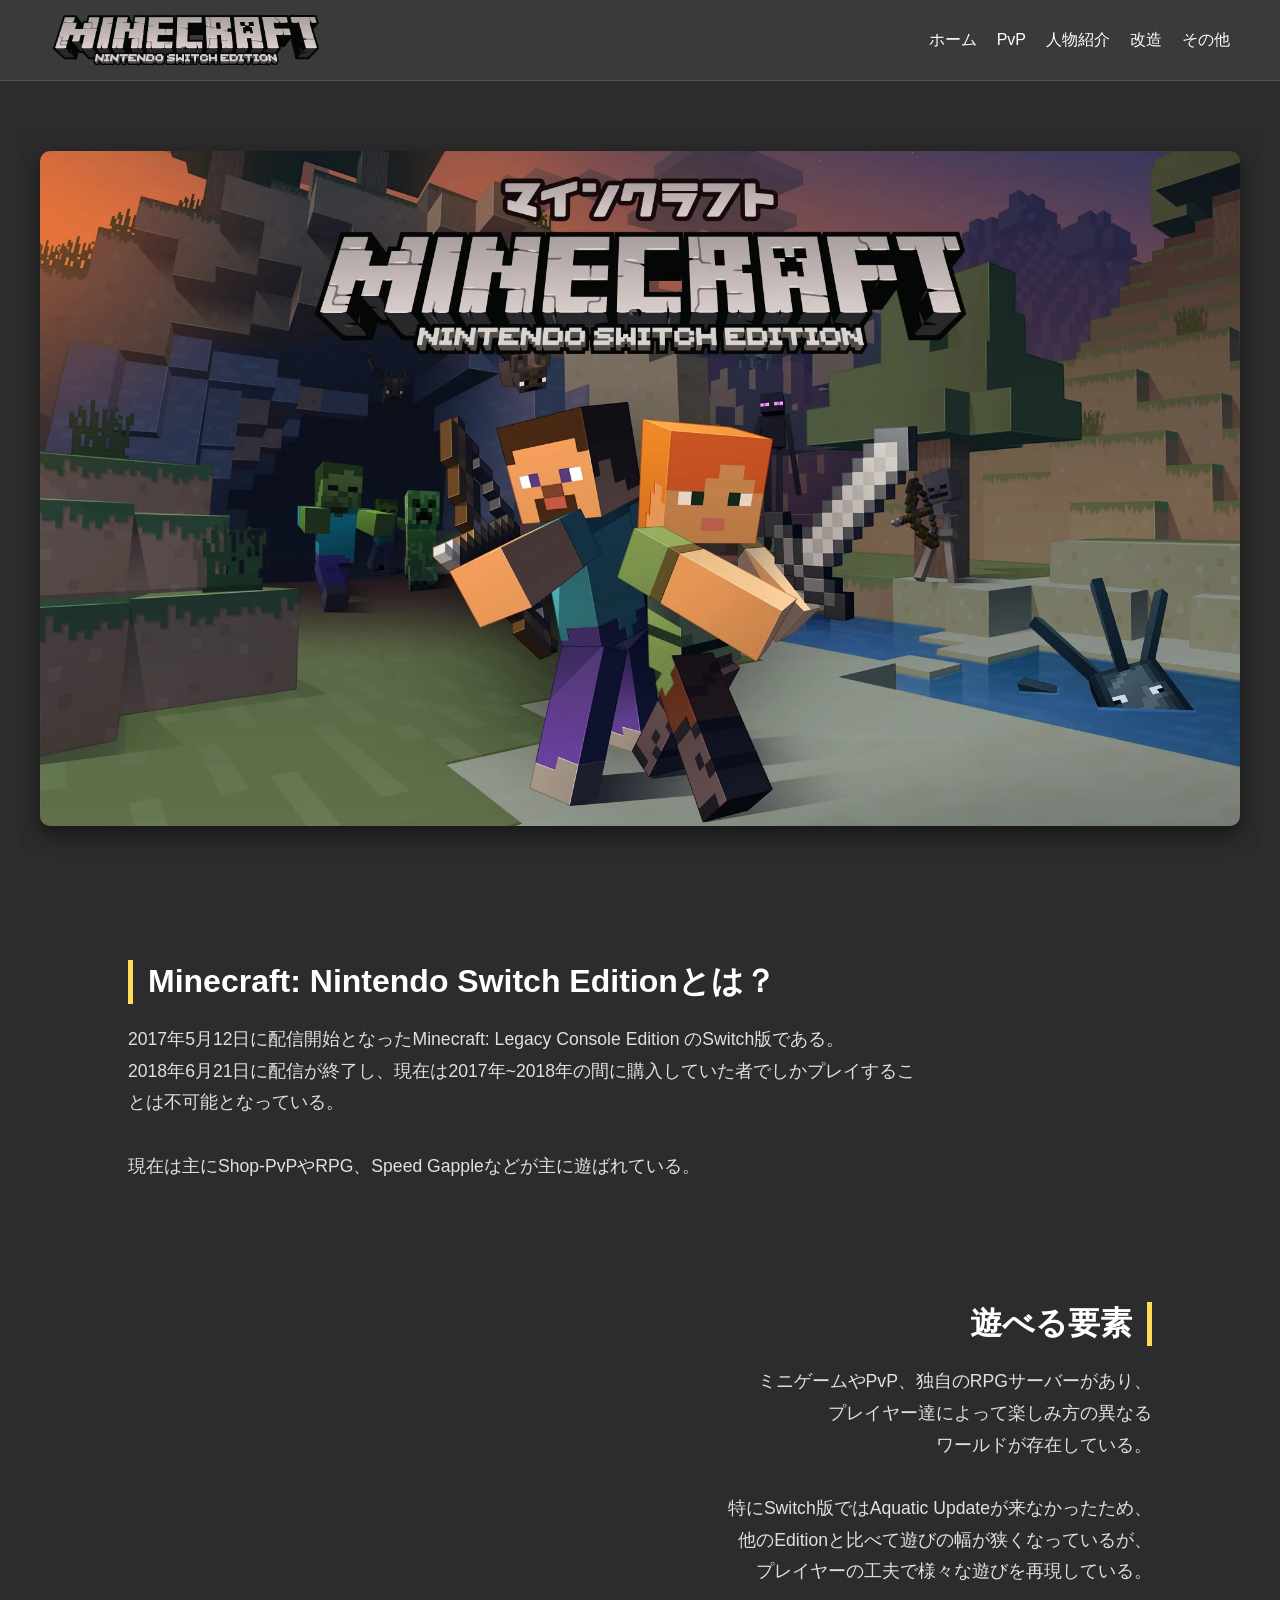
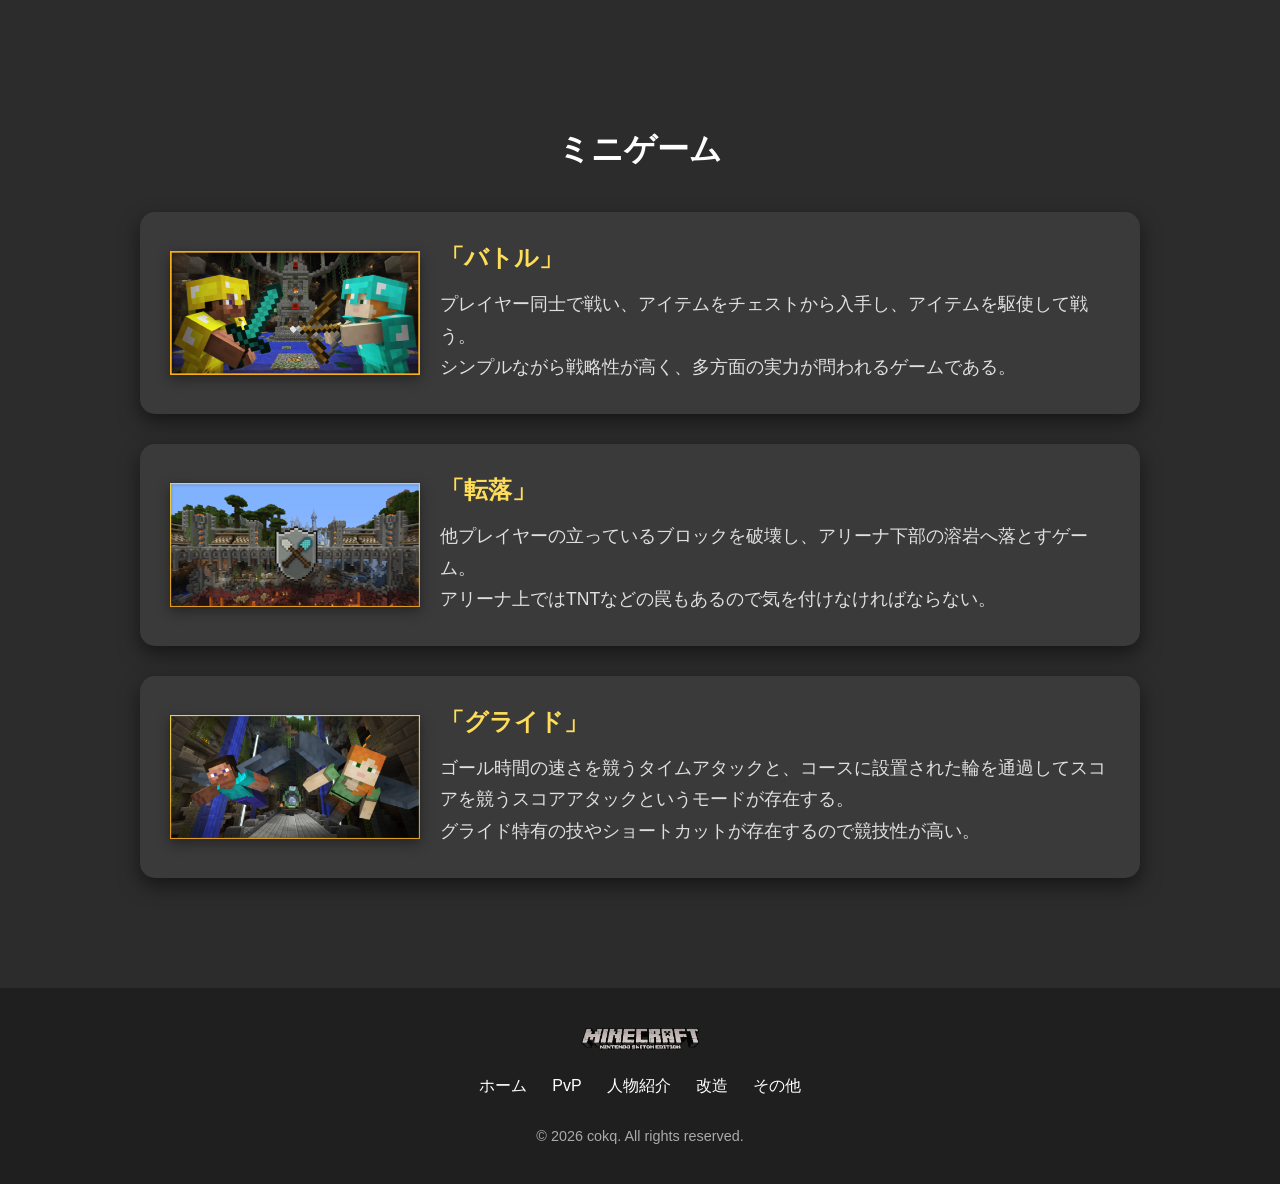
<file: index.html>
<!DOCTYPE html>
<html lang="ja">
<head>
  <meta charset="UTF-8">
  <meta name="viewport" content="width=device-width, initial-scale=1.0">
  <meta property="og:url" content="https://ignseed.github.io/Minecraft-Nintendo-Switch-Edition/index.html">
  <meta property="og:title" content="Minecraft: Nintendo Switch Edition">
  <meta property="og:description" content="Minecraft: Nintendo Switch Editionについて説明しているサイトです。">
  <meta property="og:image" content="https://ignseed.github.io/Minecraft-Nintendo-Switch-Edition/images/Minecraft%20Nintendo%20Switch%20Edition.png">
  <meta property="og:type" content="website">
  <meta property="og:locale" content="ja_JP">
  <meta property="og:site_name" content="cok">
  <title>Minecraft: Nintendo Switch Edition</title>
  <link rel="stylesheet" href="css/style.css">
  <link rel="shortcut icon" href="images/logo.ico">
</head>
<body>
<header>
  <div class="logo">
    <a href="https://techn0cok1qq.github.io/MCSW-website/index.html"><img src="images/Minecraft-Nintendo-Switch-Edition-logo.png" alt="Minecraft: Nintendo Switch Edition"></a>
  </div>
  <nav>
    <ul>
      <li><a href="index.html">ホーム</a></li>
      <li><a href="pvp.html">PvP</a></li>
      <li><a href="person.html">人物紹介</a></li>
      <li><a href="hack.html">改造</a></li>
      <li><a href="other.html">その他</a></li>
    </ul>
  </nav>
</header>
<main>
  <section class="mainvisual">
    <div class="overlay">
      <div class="content">
        <img src="images/Minecraft Nintendo Switch Edition.png" alt="Minecraft Main Visual" class="main-image">
      </div>
    </div>
  </section>
    <section class="intro">
    <h2>Minecraft: Nintendo Switch Editionとは？</h2>
    <p>
      2017年5月12日に配信開始となったMinecraft: Legacy Console Edition のSwitch版である。<br>
      2018年6月21日に配信が終了し、現在は2017年~2018年の間に購入していた者でしかプレイすることは不可能となっている。<br>
      <br>
      現在は主にShop-PvPやRPG、Speed Gappleなどが主に遊ばれている。
    </p>
  </section>
  <section class="intro-right">
    <h2>遊べる要素</h2>
    <p>
      ミニゲームやPvP、独自のRPGサーバーがあり、<br>
      プレイヤー達によって楽しみ方の異なる<br>
      ワールドが存在している。<br>
      <br>
      特にSwitch版ではAquatic Updateが来なかったため、<br>
      他のEditionと比べて遊びの幅が狭くなっているが、<br>
      プレイヤーの工夫で様々な遊びを再現している。
    </p>
  </section>
  <section class="features">
    <h2>ミニゲーム</h2>
    <div class="feature-box">
      <img src="images/BattleModeScreen.png" alt="">
      <div class="feature-text">
        <h3>「バトル」</h3>
        <p>
          プレイヤー同士で戦い、アイテムをチェストから入手し、アイテムを駆使して戦う。<br>
          シンプルながら戦略性が高く、多方面の実力が問われるゲームである。
        </p>
      </div>
    </div>
    <div class="feature-box">
      <img src="images/TumbleModeScreen.png" alt="">
      <div class="feature-text">
        <h3>「転落」</h3>
        <p>
          他プレイヤーの立っているブロックを破壊し、アリーナ下部の溶岩へ落とすゲーム。<br>
          アリーナ上ではTNTなどの罠もあるので気を付けなければならない。
        </p>
      </div>
    </div>
    <div class="feature-box">
      <img src="images/GlideModeScreen.png" alt="">
      <div class="feature-text">
        <h3>「グライド」</h3>
          <p>
          ゴール時間の速さを競うタイムアタックと、コースに設置された輪を通過してスコアを競うスコアアタックというモードが存在する。<br>
          グライド特有の技やショートカットが存在するので競技性が高い。
          </p>
      </div>
    </div>
  </section>
</main>
<footer>
  <div class="footer-content">
    <div class="footer-logo">
      <img src="images/Minecraft-Nintendo-Switch-Edition-logo.png" alt="Minecraft Logo">
    </div>
    <nav class="footer-nav">
      <ul>
        <li><a href="index.html">ホーム</a></li>
        <li><a href="pvp.html">PvP</a></li>
        <li><a href="person.html">人物紹介</a></li>
        <li><a href="hack.html">改造</a></li>
        <li><a href="other.html">その他</a></li>
      </ul>
    </nav>
    <p class="footer-copy">&copy; 2026 cokq. All rights reserved.</p>
  </div>
</footer>
</body>
</html>
</file>
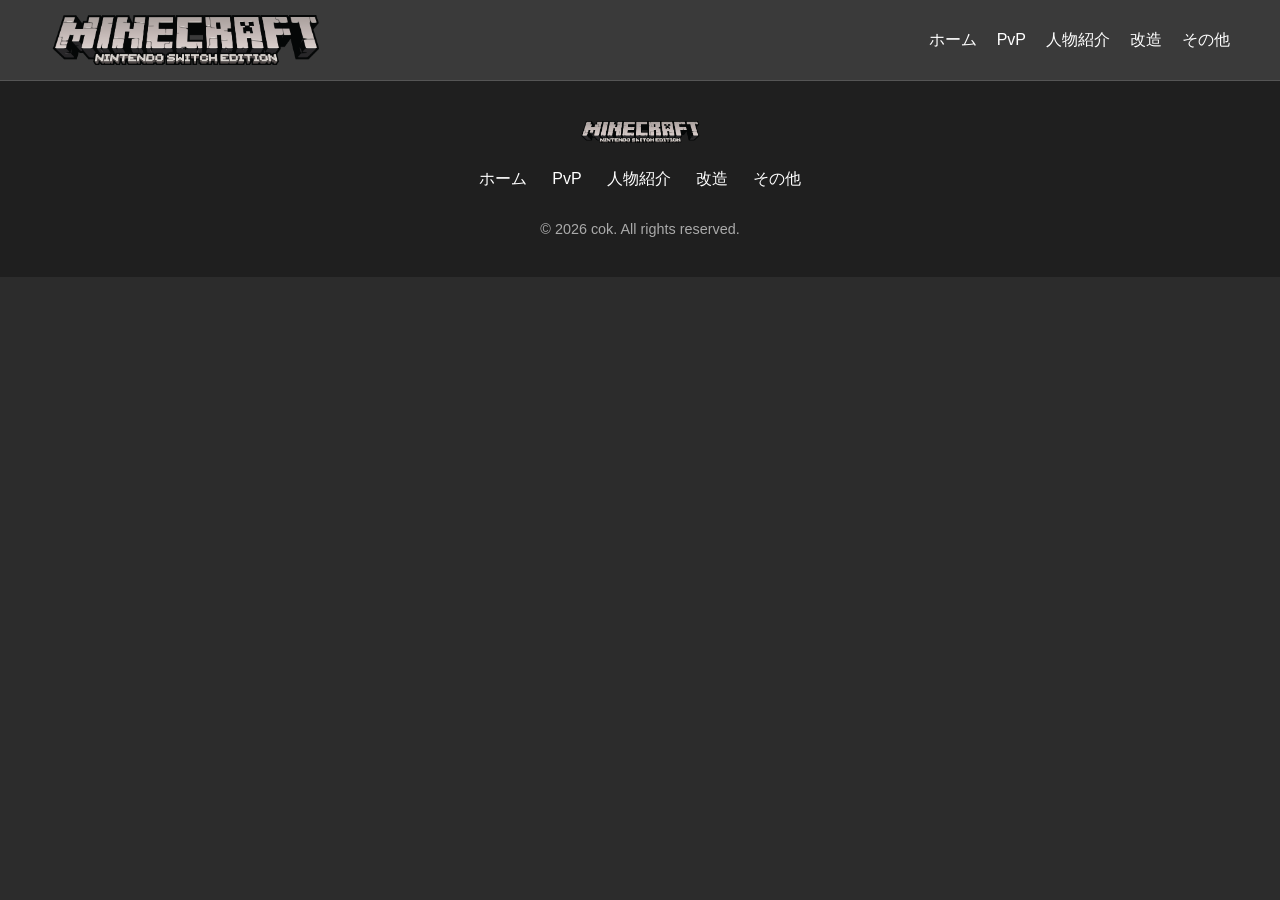
<file: hack.html>
<!DOCTYPE html>
<html lang="ja">
<head>
  <meta charset="UTF-8">
  <meta name="viewport" content="width=device-width, initial-scale=1.0">
  <meta property="og:url" content="https://ignseed.github.io/Minecraft-Nintendo-Switch-Edition/hack.html">
  <meta property="og:title" content="Minecraft: Nintendo Switch Edition - Hack">
  <meta property="og:description" content="Minecraft: Nintendo Switch Editionの改造について説明しているサイトです。">
  <meta property="og:image" content="https://Techn0cok1qq.github.io/Minecraft-Nintendo-Switch-Edition/images/Minecraft%20Nintendo%20Switch%20Edition.png">
  <meta property="og:type" content="website">
  <meta property="og:locale" content="ja_JP">
  <meta property="og:site_name" content="sssdxxd">
  <title>Minecraft: Nintendo Switch Edition - Hack</title>
  <link rel="stylesheet" href="css/hack/hack.css">
  <link rel="shortcut icon" href="images/logo.ico">
</head>
<body>
<header>
  <div class="logo">
    <a href="https://techn0cok1qq.github.io/MCSW-website/index.html"><img src="images/Minecraft-Nintendo-Switch-Edition-logo.png" alt="Minecraft: Nintendo Switch Edition"></a>
  </div>
  <nav>
    <ul>
      <li><a href="index.html">ホーム</a></li>
      <li><a href="pvp.html">PvP</a></li>
      <li><a href="person.html">人物紹介</a></li>
      <li><a href="hack.html">改造</a></li>
      <li><a href="other.html">その他</a></li>
    </ul>
  </nav>
</header>
<main>

</main>
<footer>
  <div class="footer-content">
    <div class="footer-logo">
      <img src="images/Minecraft-Nintendo-Switch-Edition-logo.png" alt="Minecraft Logo">
    </div>
    <nav class="footer-nav">
      <ul>
        <li><a href="index.html">ホーム</a></li>
        <li><a href="pvp.html">PvP</a></li>
        <li><a href="person.html">人物紹介</a></li>
        <li><a href="hack.html">改造</a></li>
        <li><a href="other.html">その他</a></li>
      </ul>
    </nav>
    <p class="footer-copy">&copy; 2026 cok. All rights reserved.</p>
  </div>
</footer>
</body>
</html>
</file>
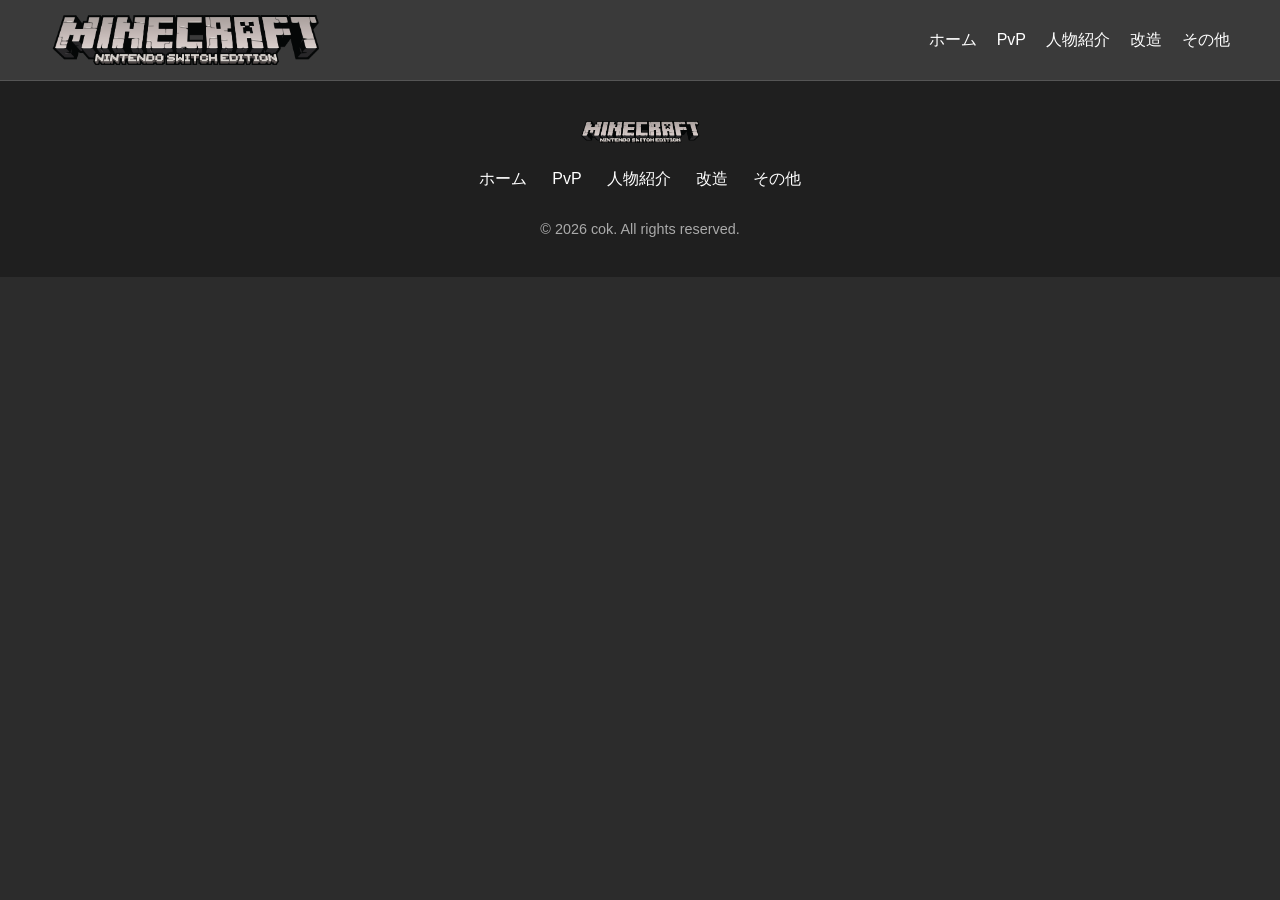
<file: other.html>
<!DOCTYPE html>
<html lang="ja">
<head>
  <meta charset="UTF-8">
  <meta name="viewport" content="width=device-width, initial-scale=1.0">
  <meta property="og:url" content="https://ignseed.github.io/Minecraft-Nintendo-Switch-Edition/other.html">
  <meta property="og:title" content="Minecraft: Nintendo Switch Edition - Other">
  <meta property="og:description" content="Minecraft: Nintendo Switch Editionのその他について説明しているサイトです。">
  <meta property="og:image" content="https://ignseed.github.io/Minecraft-Nintendo-Switch-Edition/images/Minecraft%20Nintendo%20Switch%20Edition.png">
  <meta property="og:type" content="website">
  <meta property="og:locale" content="ja_JP">
  <meta property="og:site_name" content="cok">
  <title>Minecraft: Nintendo Switch Edition - Other</title>
  <link rel="stylesheet" href="css/other/other.css">
  <link rel="shortcut icon" href="images/logo.ico">
</head>
<body>
<header>
  <div class="logo">
    <a href="https://techn0cok1qq.github.io/MCSW-website/index.html"><img src="images/Minecraft-Nintendo-Switch-Edition-logo.png" alt="Minecraft: Nintendo Switch Edition"></a>
  </div>
  <nav>
    <ul>
      <li><a href="index.html">ホーム</a></li>
      <li><a href="pvp.html">PvP</a></li>
      <li><a href="person.html">人物紹介</a></li>
      <li><a href="hack.html">改造</a></li>
      <li><a href="other.html">その他</a></li>
    </ul>
  </nav>
</header>
<main>

</main>
<footer>
  <div class="footer-content">
    <div class="footer-logo">
      <img src="images/Minecraft-Nintendo-Switch-Edition-logo.png" alt="Minecraft Logo">
    </div>
    <nav class="footer-nav">
      <ul>
        <li><a href="index.html">ホーム</a></li>
        <li><a href="pvp.html">PvP</a></li>
        <li><a href="person.html">人物紹介</a></li>
        <li><a href="hack.html">改造</a></li>
        <li><a href="other.html">その他</a></li>
      </ul>
    </nav>
    <p class="footer-copy">&copy; 2026 cok. All rights reserved.</p>
  </div>
</footer>
</body>
</html>
</file>
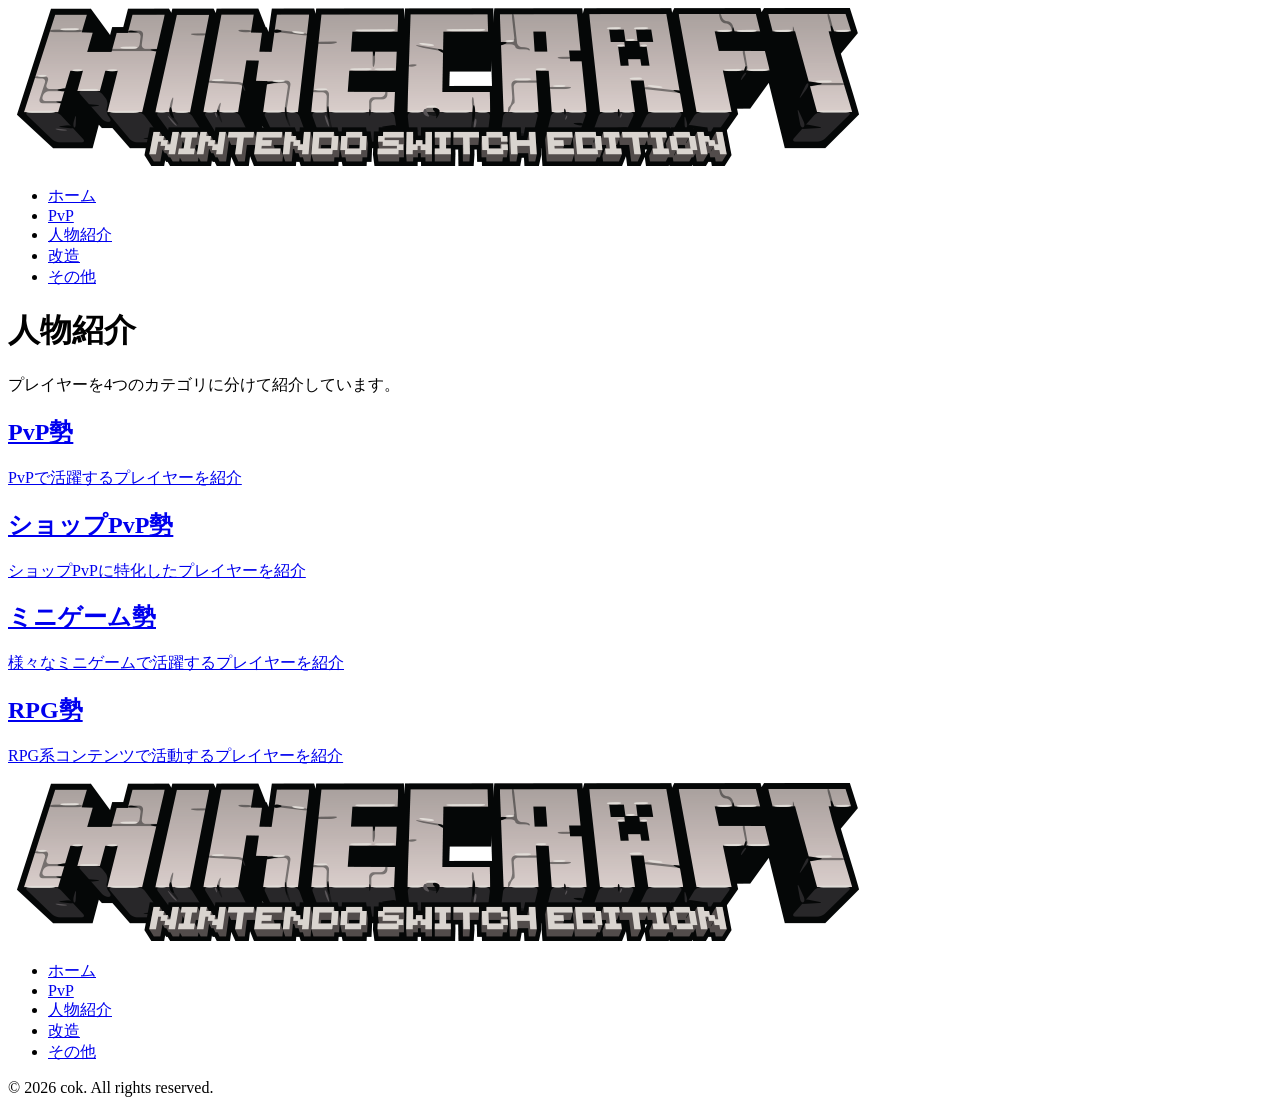
<file: person.html>
<!DOCTYPE html>
<html lang="ja">
<head>
  <meta charset="UTF-8">
  <meta name="viewport" content="width=device-width, initial-scale=1.0">
  <meta property="og:url" content="https://ignseed.github.io/Minecraft-Nintendo-Switch-Edition/person.html">
  <meta property="og:title" content="Minecraft: Nintendo Switch Edition - Person">
  <meta property="og:description" content="Minecraft: Nintendo Switch Editionの人物を紹介しているサイトです。">
  <meta property="og:image" content="https://ignseed.github.io/Minecraft-Nintendo-Switch-Edition/images/Minecraft%20Nintendo%20Switch%20Edition.png">
  <meta property="og:type" content="website">
  <meta property="og:locale" content="ja_JP">
  <meta property="og:site_name" content="cok">
  <title>Minecraft: Nintendo Switch Edition - Person</title>
  <link rel="stylesheet" href="css/person/person.css">
  <link rel="shortcut icon" href="images/logo.ico">
</head>
<body>
<header>
  <div class="logo">
    <a href="https://techn0cok1qq.github.io/MCSW-website/index.html"><img src="images/Minecraft-Nintendo-Switch-Edition-logo.png" alt="Minecraft: Nintendo Switch Edition"></a>
  </div>
  <nav>
    <ul>
      <li><a href="index.html">ホーム</a></li>
      <li><a href="pvp.html">PvP</a></li>
      <li><a href="person.html">人物紹介</a></li>
      <li><a href="hack.html">改造</a></li>
      <li><a href="other.html">その他</a></li>
    </ul>
  </nav>
</header>
<main>
  <h1 class="person-heading">人物紹介</h1>
  <p class="person-subheading">プレイヤーを4つのカテゴリに分けて紹介しています。</p>
  <div class="category-container">
    <a href="person/pvp.html" class="category-box pvp">
      <h2>PvP勢</h2>
      <p>PvPで活躍するプレイヤーを紹介</p>
    </a>
    <a href="person/shop-pvp.html" class="category-box shop">
      <h2>ショップPvP勢</h2>
      <p>ショップPvPに特化したプレイヤーを紹介</p>
    </a>
    <a href="person/minigame.html" class="category-box minigame">
      <h2>ミニゲーム勢</h2>
      <p>様々なミニゲームで活躍するプレイヤーを紹介</p>
    </a>
    <a href="person/rpg.html" class="category-box rpg">
      <h2>RPG勢</h2>
      <p>RPG系コンテンツで活動するプレイヤーを紹介</p>
    </a>
  </div>
</main>
<footer>
  <div class="footer-content">
    <div class="footer-logo">
      <img src="images/Minecraft-Nintendo-Switch-Edition-logo.png" alt="Minecraft Logo">
    </div>
    <nav class="footer-nav">
      <ul>
        <li><a href="index.html">ホーム</a></li>
        <li><a href="pvp.html">PvP</a></li>
        <li><a href="person.html">人物紹介</a></li>
        <li><a href="hack.html">改造</a></li>
        <li><a href="other.html">その他</a></li>
      </ul>
    </nav>
    <p class="footer-copy">&copy; 2026 cok. All rights reserved.</p>
  </div>
</footer>
</body>
</html>
</file>
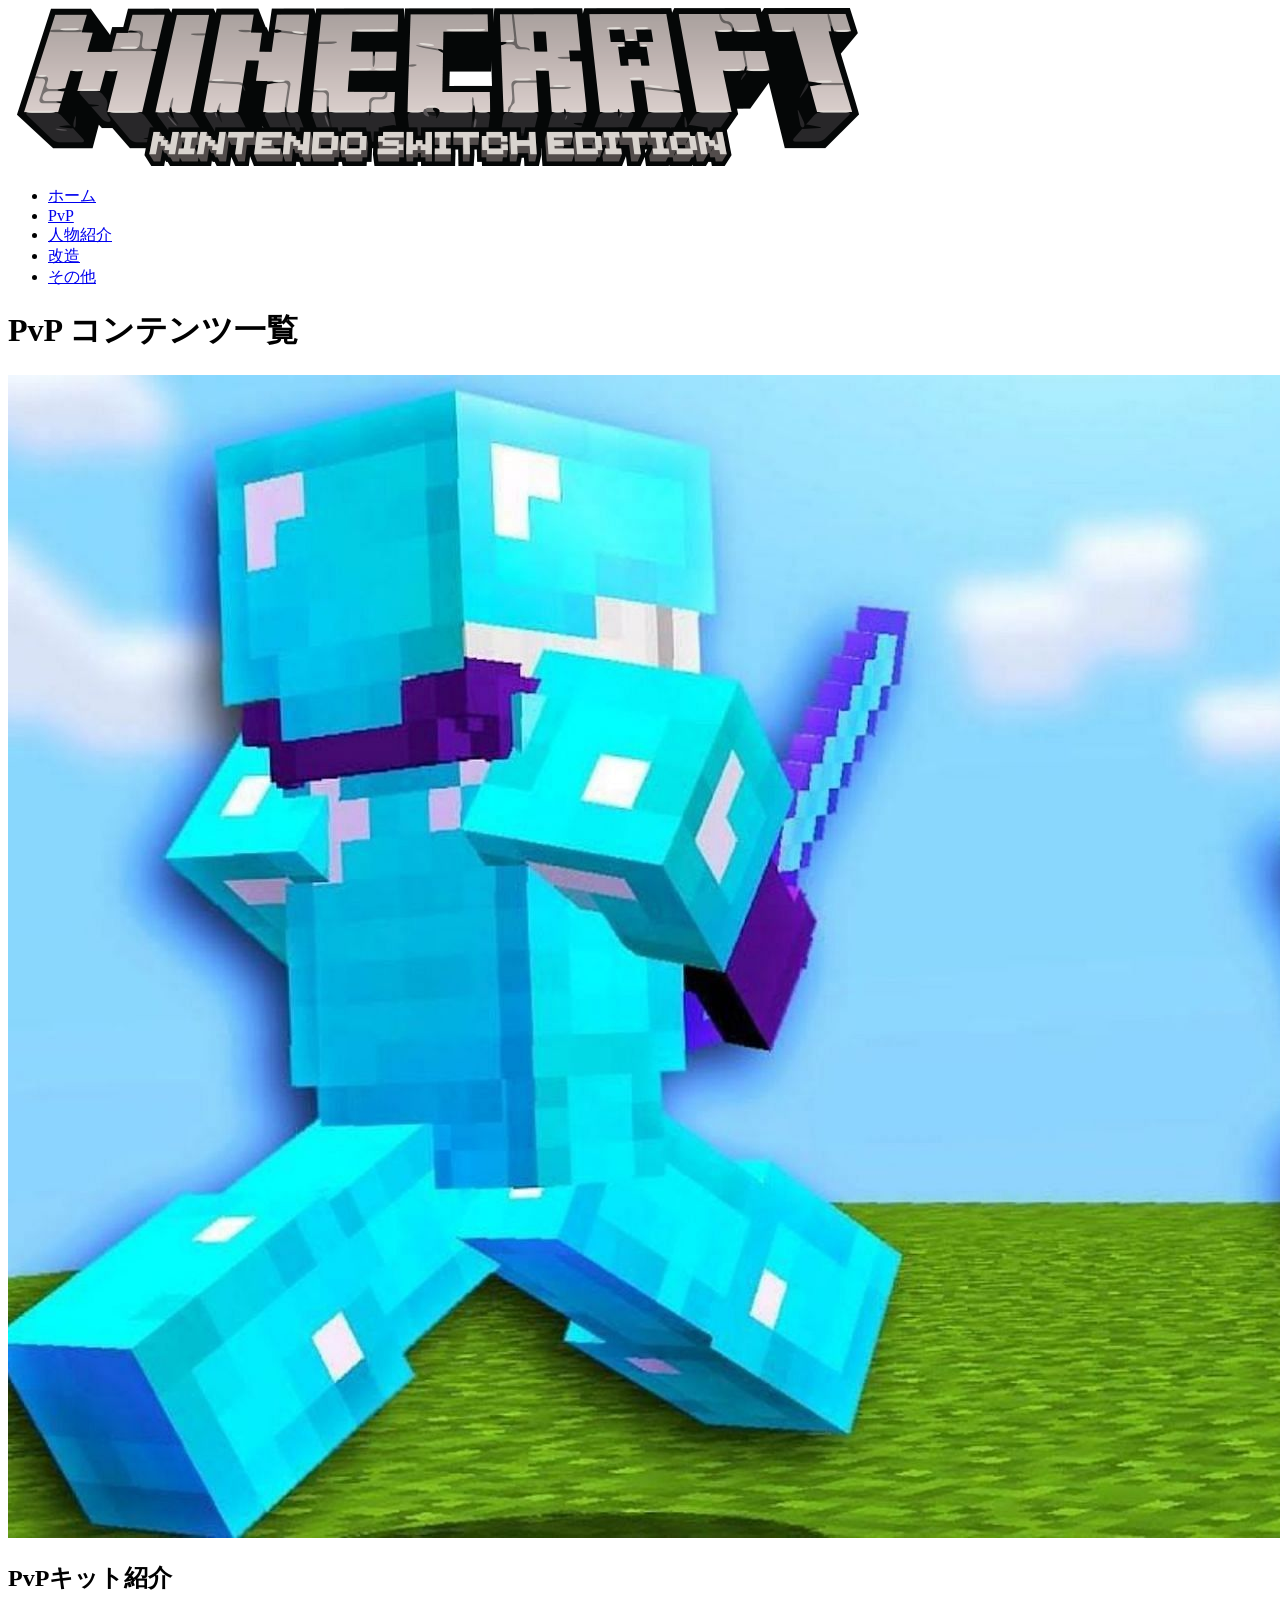
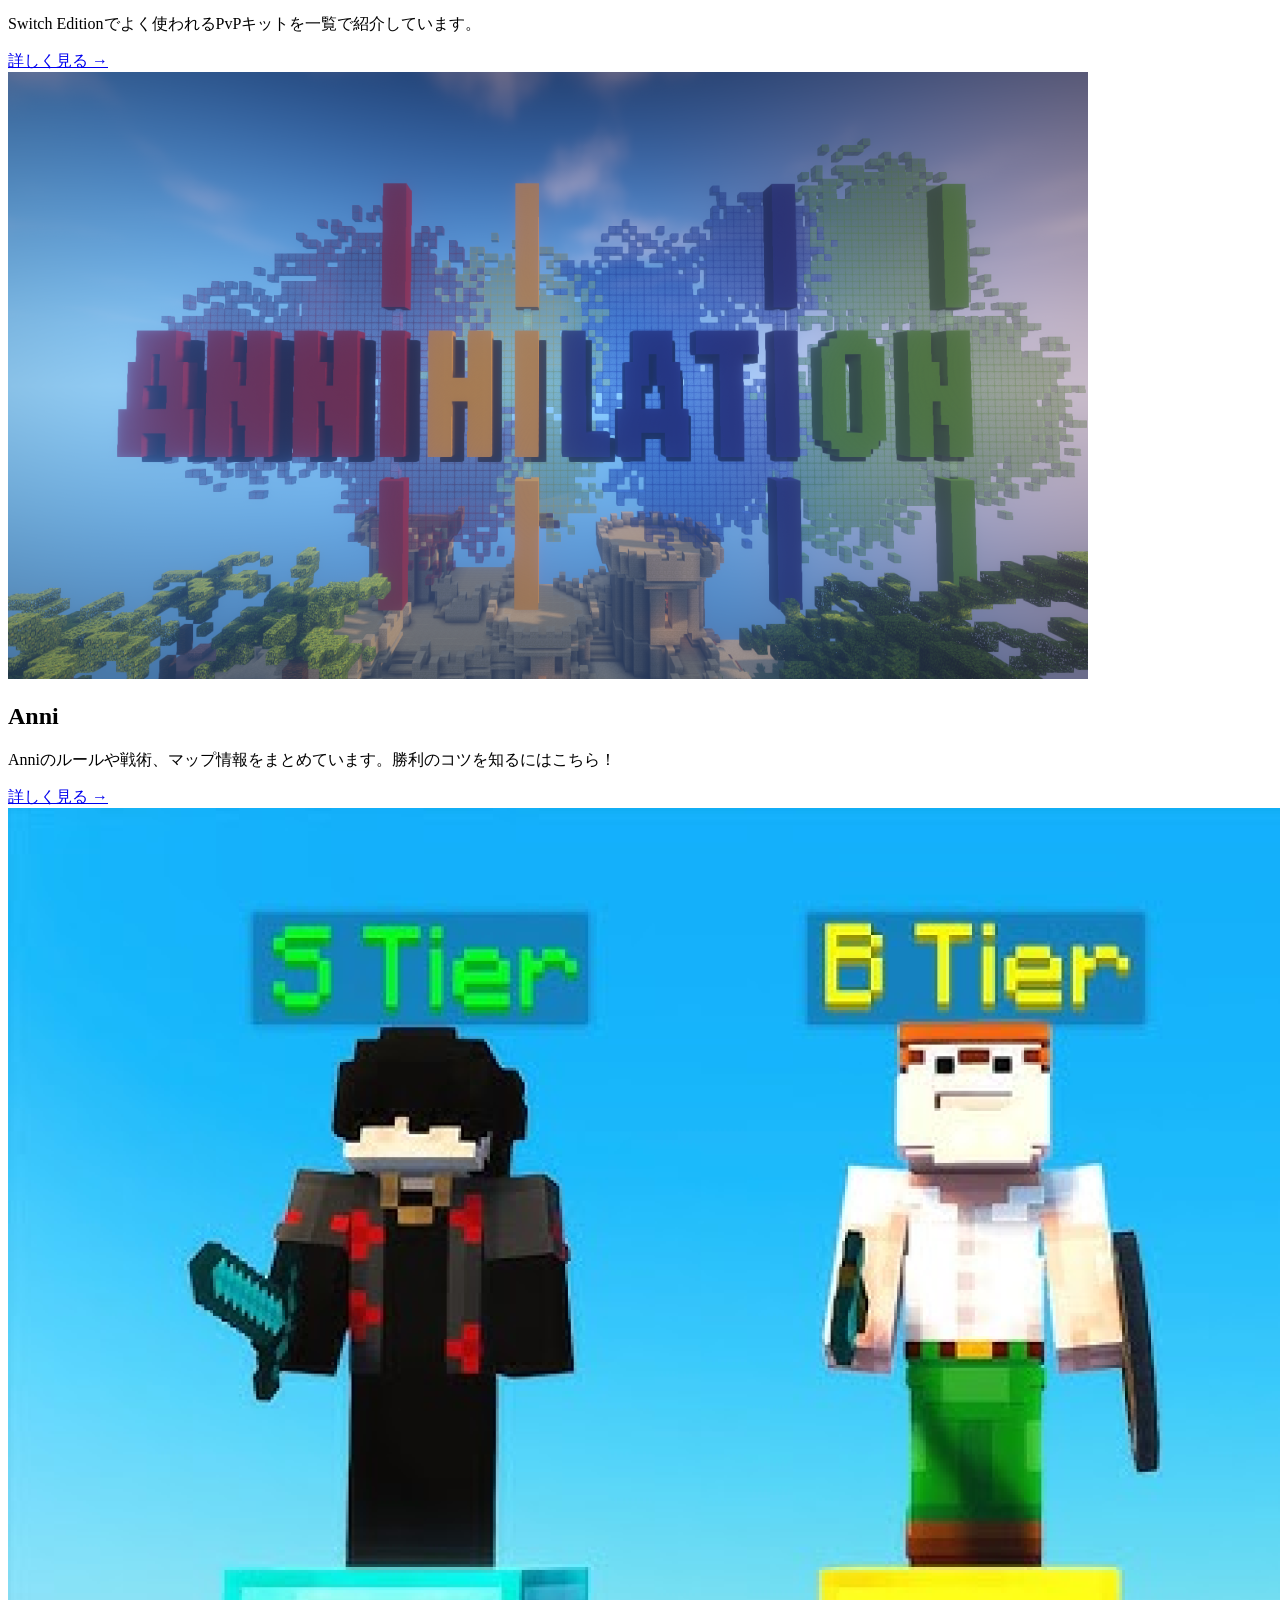
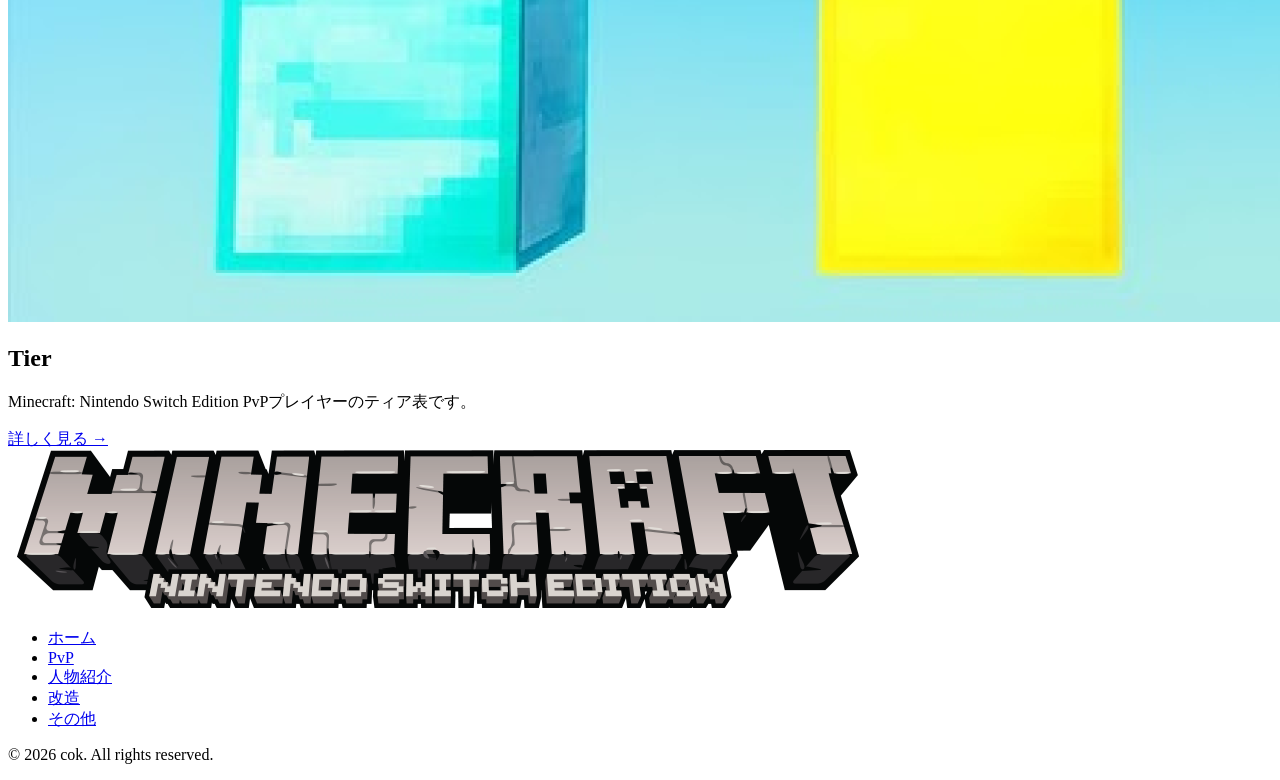
<file: pvp.html>
<!DOCTYPE html>
<html lang="ja">
<head>
  <meta charset="UTF-8">
  <meta name="viewport" content="width=device-width, initial-scale=1.0">
  <meta property="og:url" content="https://ignseed.github.io/Minecraft-Nintendo-Switch-Edition/pvp.html">
  <meta property="og:title" content="Minecraft: Nintendo Switch Edition - PvP">
  <meta property="og:description" content="Minecraft: Nintendo Switch EditionのPvPについて説明しているサイトです。">
  <meta property="og:image" content="https://ignseed.github.io/Minecraft-Nintendo-Switch-Edition/images/Minecraft%20Nintendo%20Switch%20Edition.png">
  <meta property="og:type" content="website">
  <meta property="og:locale" content="ja_JP">
  <meta property="og:site_name" content="cok">
  <title>Minecraft: Nintendo Switch Edition - PvP</title>
  <link rel="stylesheet" href="css/pvp/pvp.css">
  <link rel="shortcut icon" href="images/logo.ico">
</head>
<body>
<header>
  <div class="logo">
    <a href="https://techn0cok1qq.github.io/MCSW-website/index.html"><img src="images/Minecraft-Nintendo-Switch-Edition-logo.png" alt="Minecraft: Nintendo Switch Edition"></a>
  </div>
  <nav>
    <ul>
      <li><a href="index.html">ホーム</a></li>
      <li><a href="pvp.html">PvP</a></li>
      <li><a href="person.html">人物紹介</a></li>
      <li><a href="hack.html">改造</a></li>
      <li><a href="other.html">その他</a></li>
    </ul>
  </nav>
</header>
<main>
  <h1 class="pvp-heading">PvP コンテンツ一覧</h1>
  <section class="pvp-box">
    <div class="pvp-image">
      <img src="images/pvp/kit.png" alt="PvPキット">
    </div>
    <div class="pvp-content">
      <h2>PvPキット紹介</h2>
      <p>Switch Editionでよく使われるPvPキットを一覧で紹介しています。</p>
      <a href="pvp/kit.html" class="pvp-link">詳しく見る →</a>
    </div>
  </section>
  <section class="pvp-box">
    <div class="pvp-image">
      <img src="images/pvp/Annihilation.png" alt="Annihilation">
    </div>
    <div class="pvp-content">
      <h2>Anni</h2>
      <p>Anniのルールや戦術、マップ情報をまとめています。勝利のコツを知るにはこちら！</p>
      <a href="pvp/annihilation.html" class="pvp-link">詳しく見る →</a>
    </div>
  </section>
  <section class="pvp-box">
    <div class="pvp-image">
      <img src="images/pvp/tier.png" alt="Tier">
    </div>
    <div class="pvp-content">
      <h2>Tier</h2>
      <p>Minecraft: Nintendo Switch Edition PvPプレイヤーのティア表です。</p>
      <a href="pvp/tier.html" class="pvp-link">詳しく見る →</a>
    </div>
  </section>
</main>
<footer>
  <div class="footer-content">
    <div class="footer-logo">
      <img src="images/Minecraft-Nintendo-Switch-Edition-logo.png" alt="Minecraft Logo">
    </div>
    <nav class="footer-nav">
      <ul>
        <li><a href="index.html">ホーム</a></li>
        <li><a href="pvp.html">PvP</a></li>
        <li><a href="person.html">人物紹介</a></li>
        <li><a href="hack.html">改造</a></li>
        <li><a href="other.html">その他</a></li>
      </ul>
    </nav>
    <p class="footer-copy">&copy; 2026 cok. All rights reserved.</p>
  </div>
</footer>
</body>
</html>
</file>
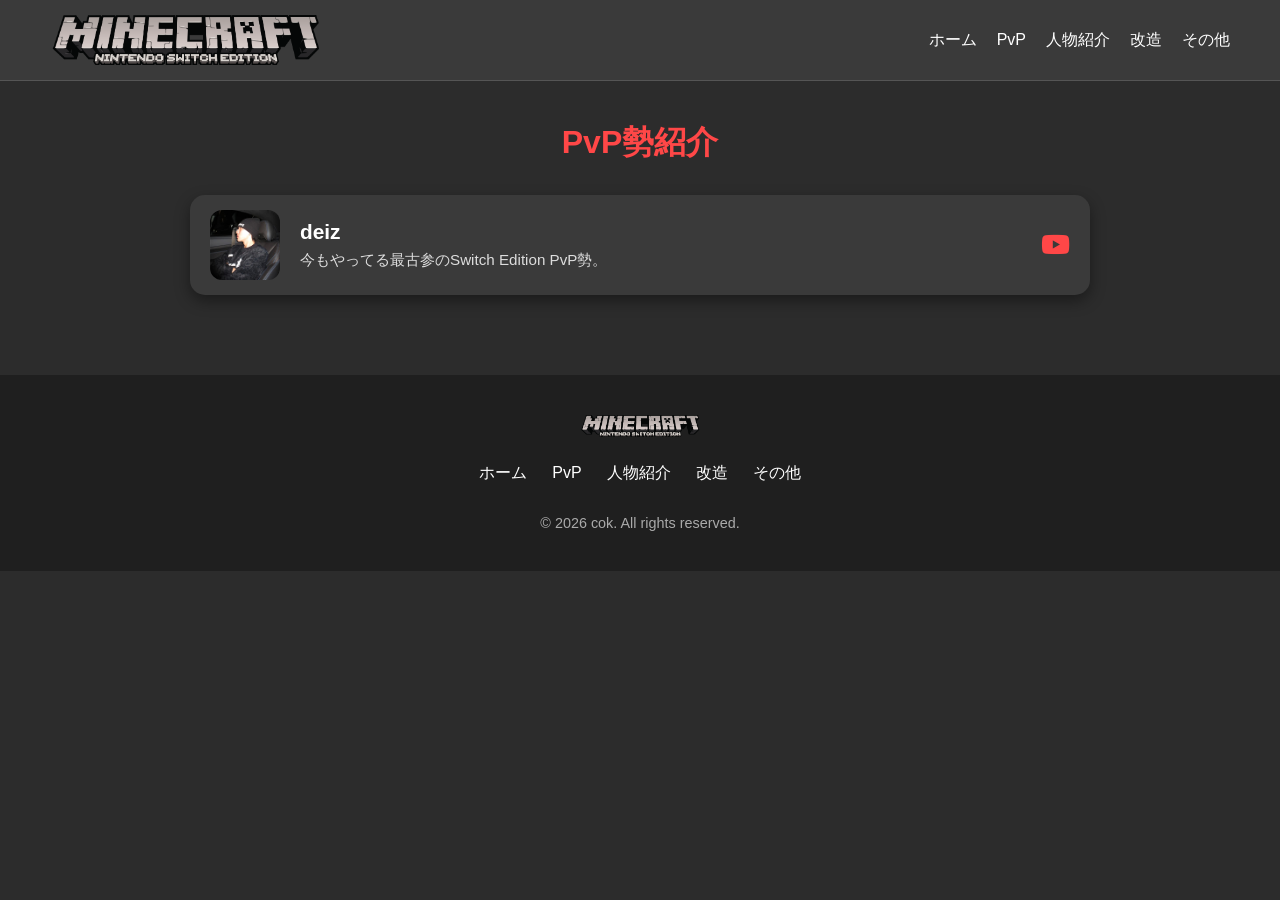
<file: person/pvp.html>
<!DOCTYPE html>
<html lang="ja">
<head>
  <meta charset="UTF-8">
  <meta name="viewport" content="width=device-width, initial-scale=1.0">
  <meta property="og:url" content="https://ignseed.github.io/Minecraft-Nintendo-Switch-Edition/">
  <meta property="og:title" content="Minecraft: Nintendo Switch Edition - Person(PvP)">
  <meta property="og:description" content="Minecraft: Nintendo Switch EditionのPvP勢を紹介しているサイトです。">
  <meta property="og:image" content="https://ignseed.github.io/Minecraft-Nintendo-Switch-Edition/images/Minecraft%20Nintendo%20Switch%20Edition.png">
  <meta property="og:type" content="website">
  <meta property="og:locale" content="ja_JP">
  <meta property="og:site_name" content="ed">
  <title>Minecraft: Nintendo Switch Edition - Person(PvP)</title>
  <link rel="stylesheet" href="https://cdnjs.cloudflare.com/ajax/libs/font-awesome/6.5.0/css/all.min.css">
  <link rel="stylesheet" href="../css/person/pvp.css">
  <link rel="shortcut icon" href="../images/logo.ico">
</head>
<body>
<header>
  <div class="logo">
    <a href="https://techn0cok1qq.github.io/MCSW-website/index.html"><img src="../images/Minecraft-Nintendo-Switch-Edition-logo.png" alt="Minecraft: Nintendo Switch Edition"></a>
  </div>
  <nav>
    <ul>
      <li><a href="../index.html">ホーム</a></li>
      <li><a href="../pvp.html">PvP</a></li>
      <li><a href="../person.html">人物紹介</a></li>
      <li><a href="../hack.html">改造</a></li>
      <li><a href="../other.html">その他</a></li>
    </ul>
  </nav>
</header>
<main>
  <h1 class="page-title">PvP勢紹介</h1>
  <div class="player-list">
    <div class="player-box">
      <img src="../images/pvp/Tier/deiz.png" alt="deiz" class="player-icon">
      <div class="player-info">
        <h2 class="player-name">deiz</h2>
        <p class="player-desc">今もやってる最古参のSwitch Edition PvP勢。</p>
      </div>
      <div class="player-links">
        <a href="https://www.youtube.com/channel/UCW440AEX8YCS-okfEtvEIgQ" target="_blank" class="yt-link">
          <i class="fab fa-youtube"></i>
        </a>
      </div>
    </div>
  </div>
</main>
<footer>
  <div class="footer-content">
    <div class="footer-logo">
      <img src="../images/Minecraft-Nintendo-Switch-Edition-logo.png" alt="Minecraft Logo">
    </div>
    <nav class="footer-nav">
      <ul>
        <li><a href="../index.html">ホーム</a></li>
        <li><a href="../pvp.html">PvP</a></li>
        <li><a href="../person.html">人物紹介</a></li>
        <li><a href="../hack.html">改造</a></li>
        <li><a href="../other.html">その他</a></li>
      </ul>
    </nav>
    <p class="footer-copy">&copy; 2026 cok. All rights reserved.</p>
  </div>
</footer>
</body>
</html>
</file>
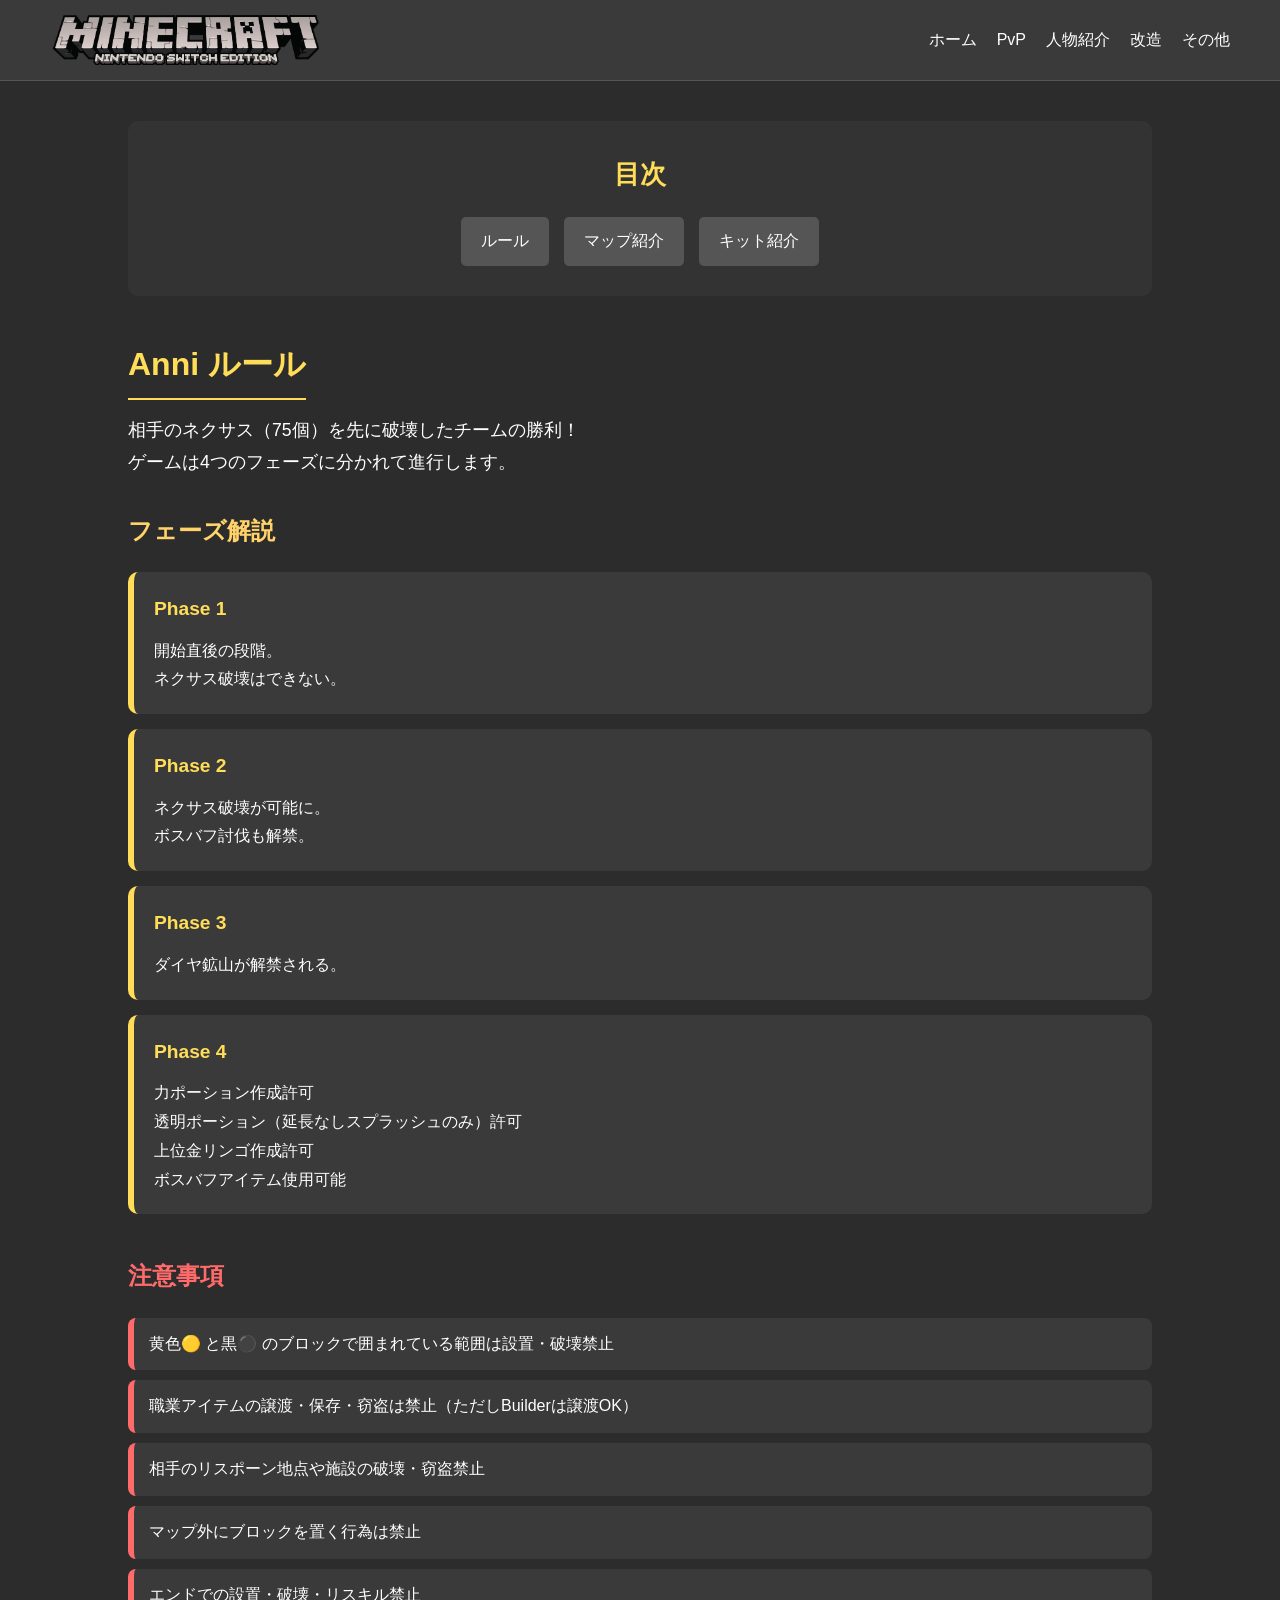
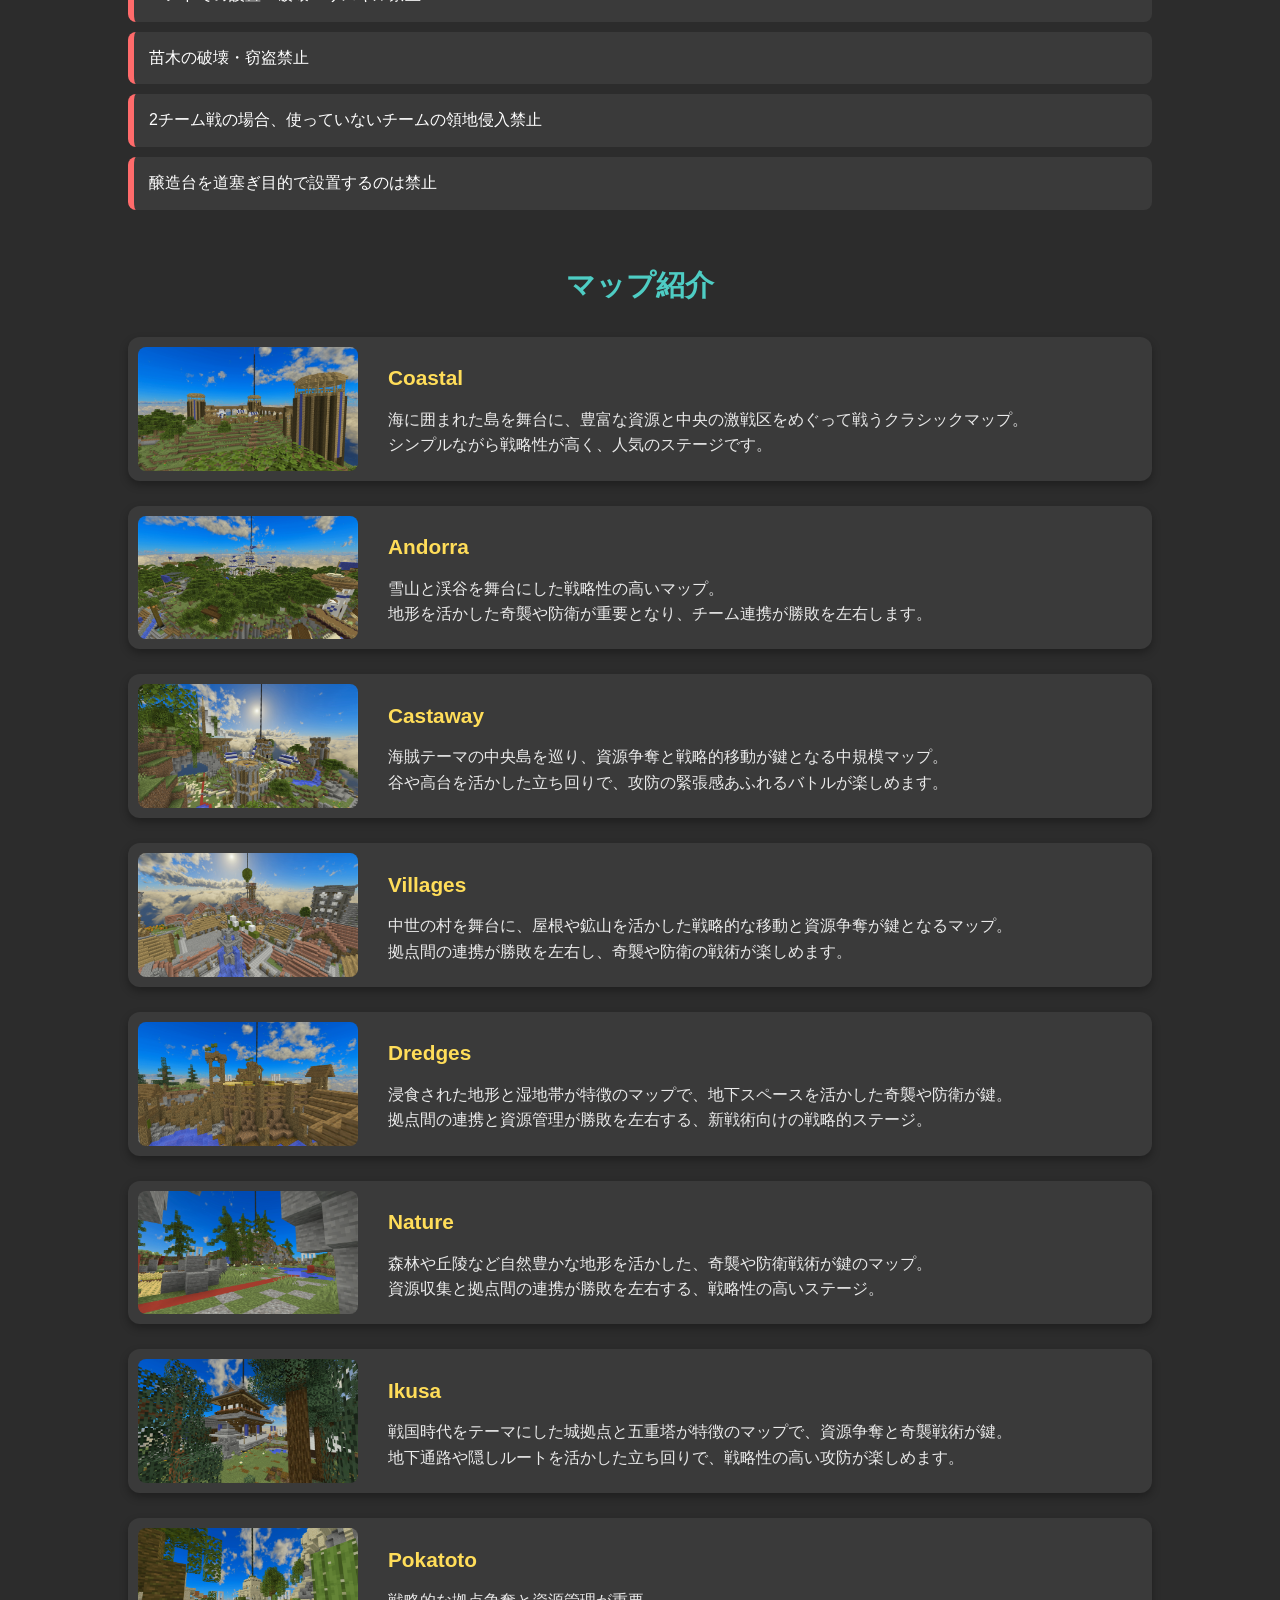
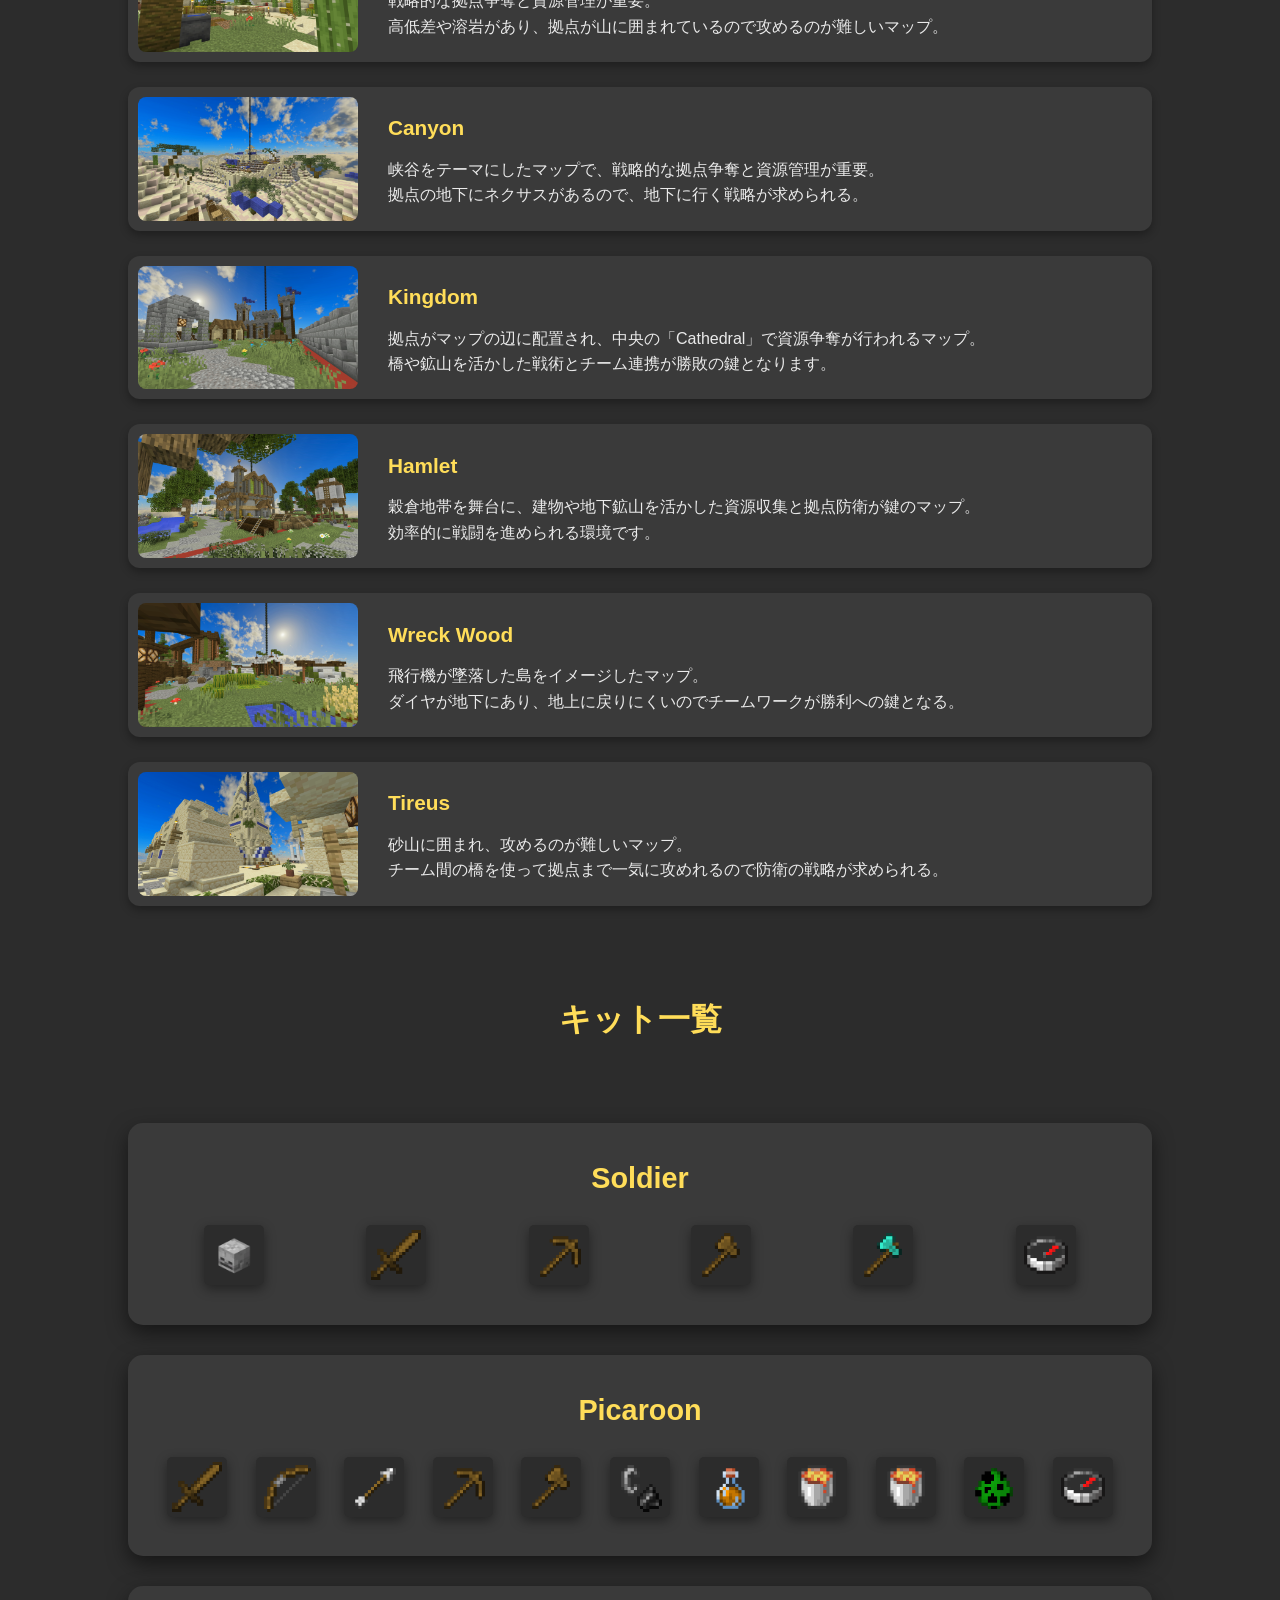
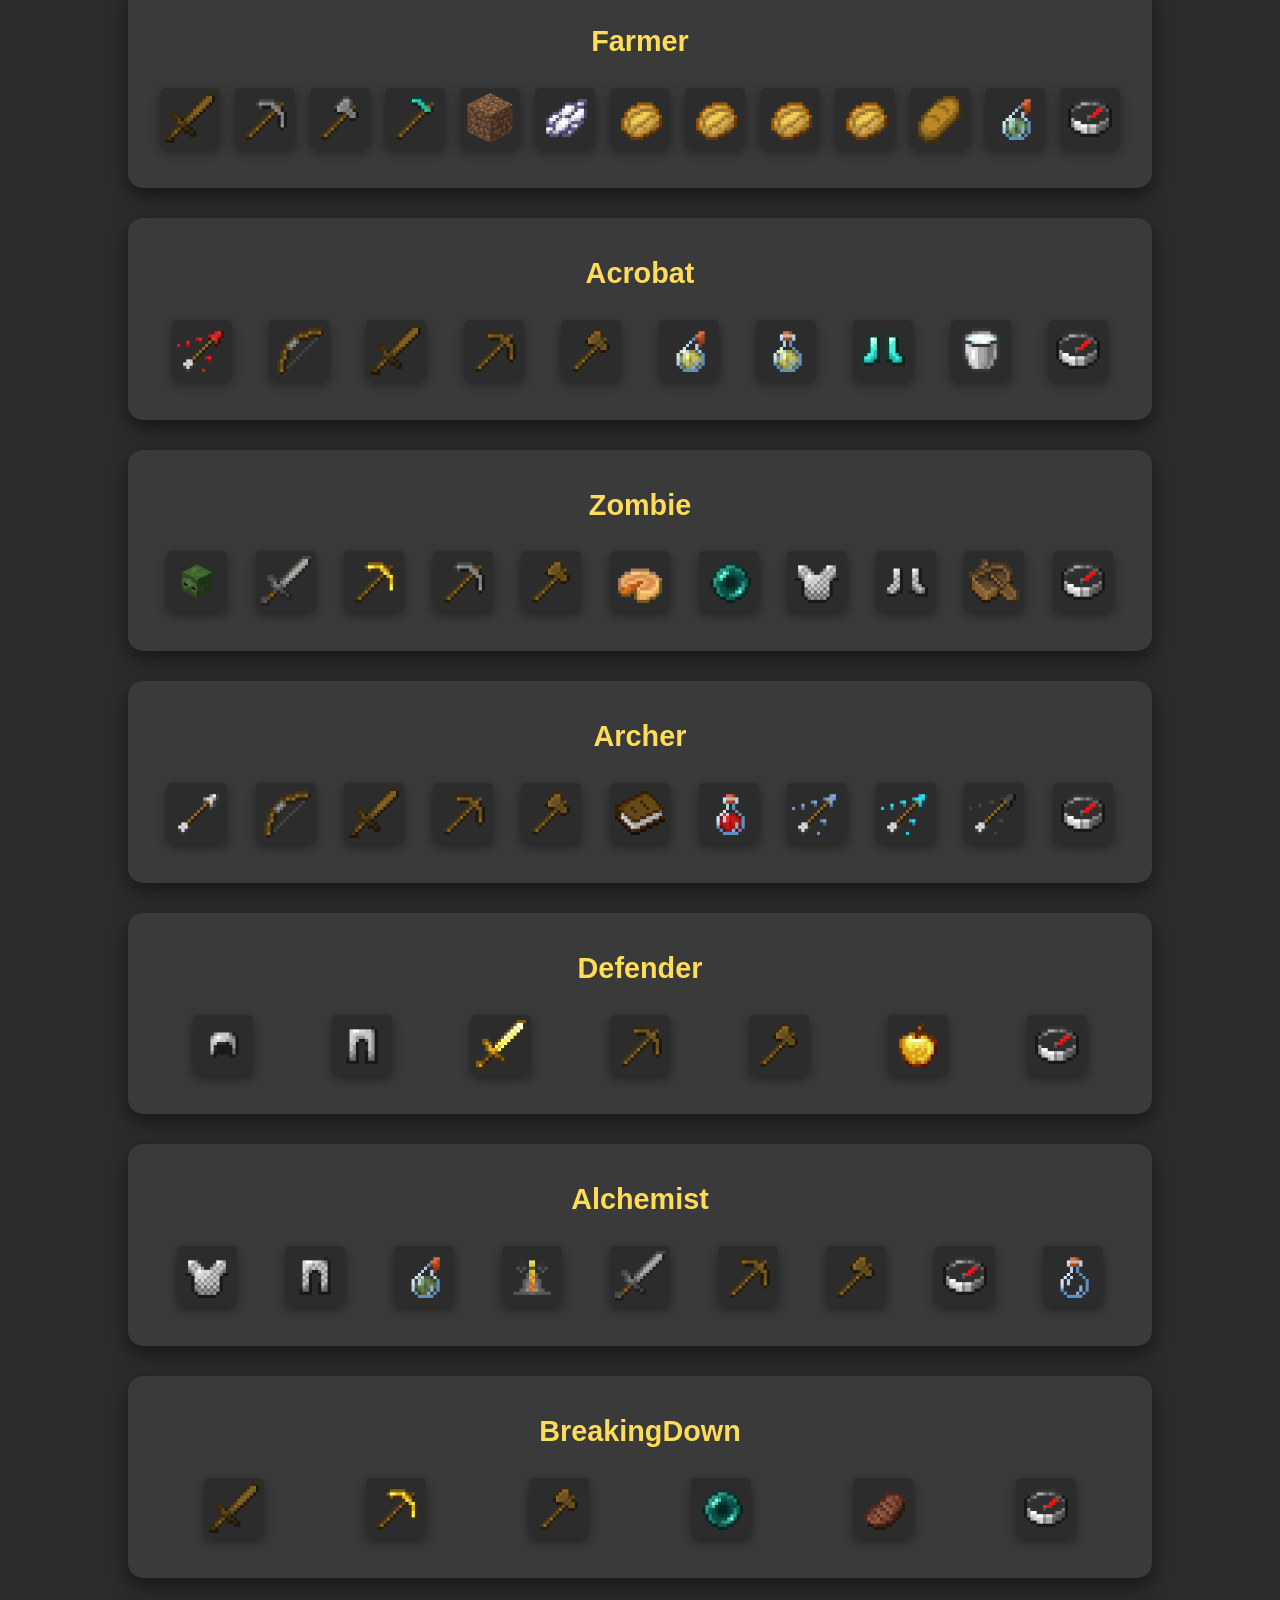
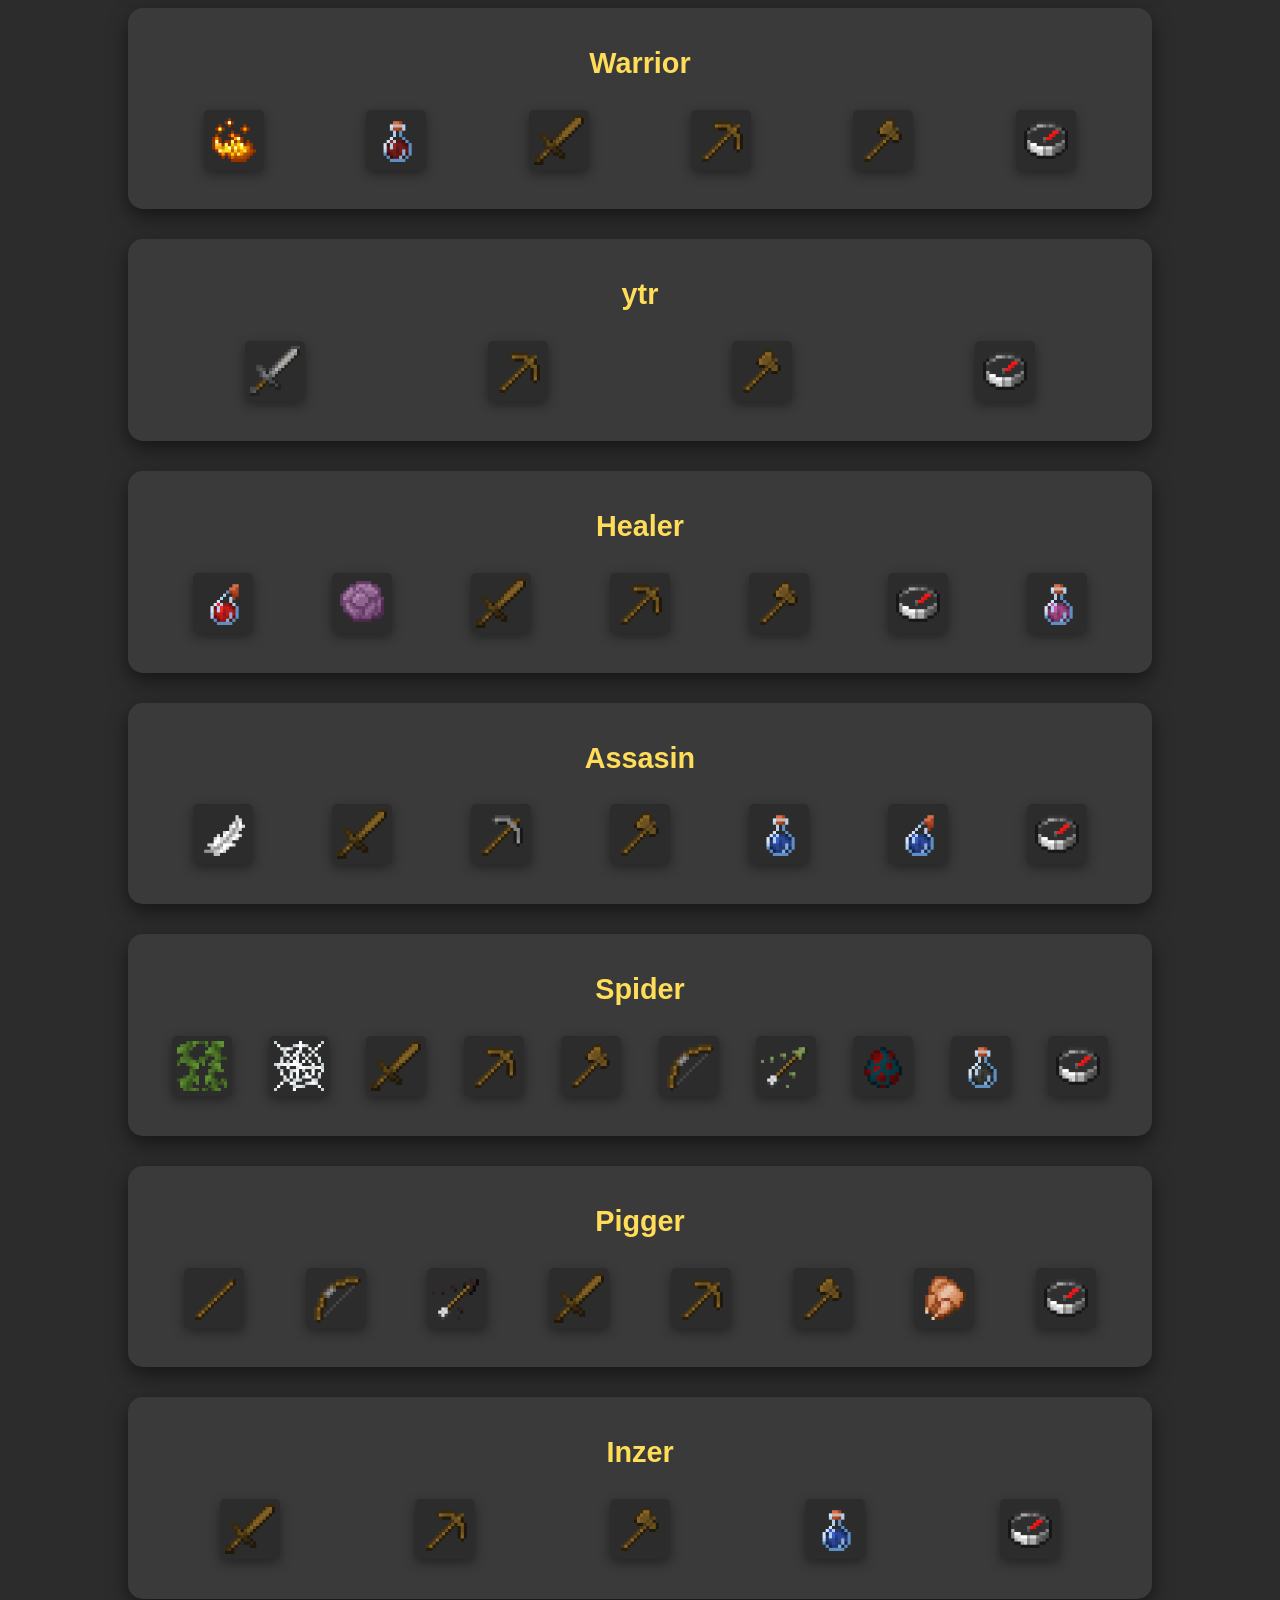
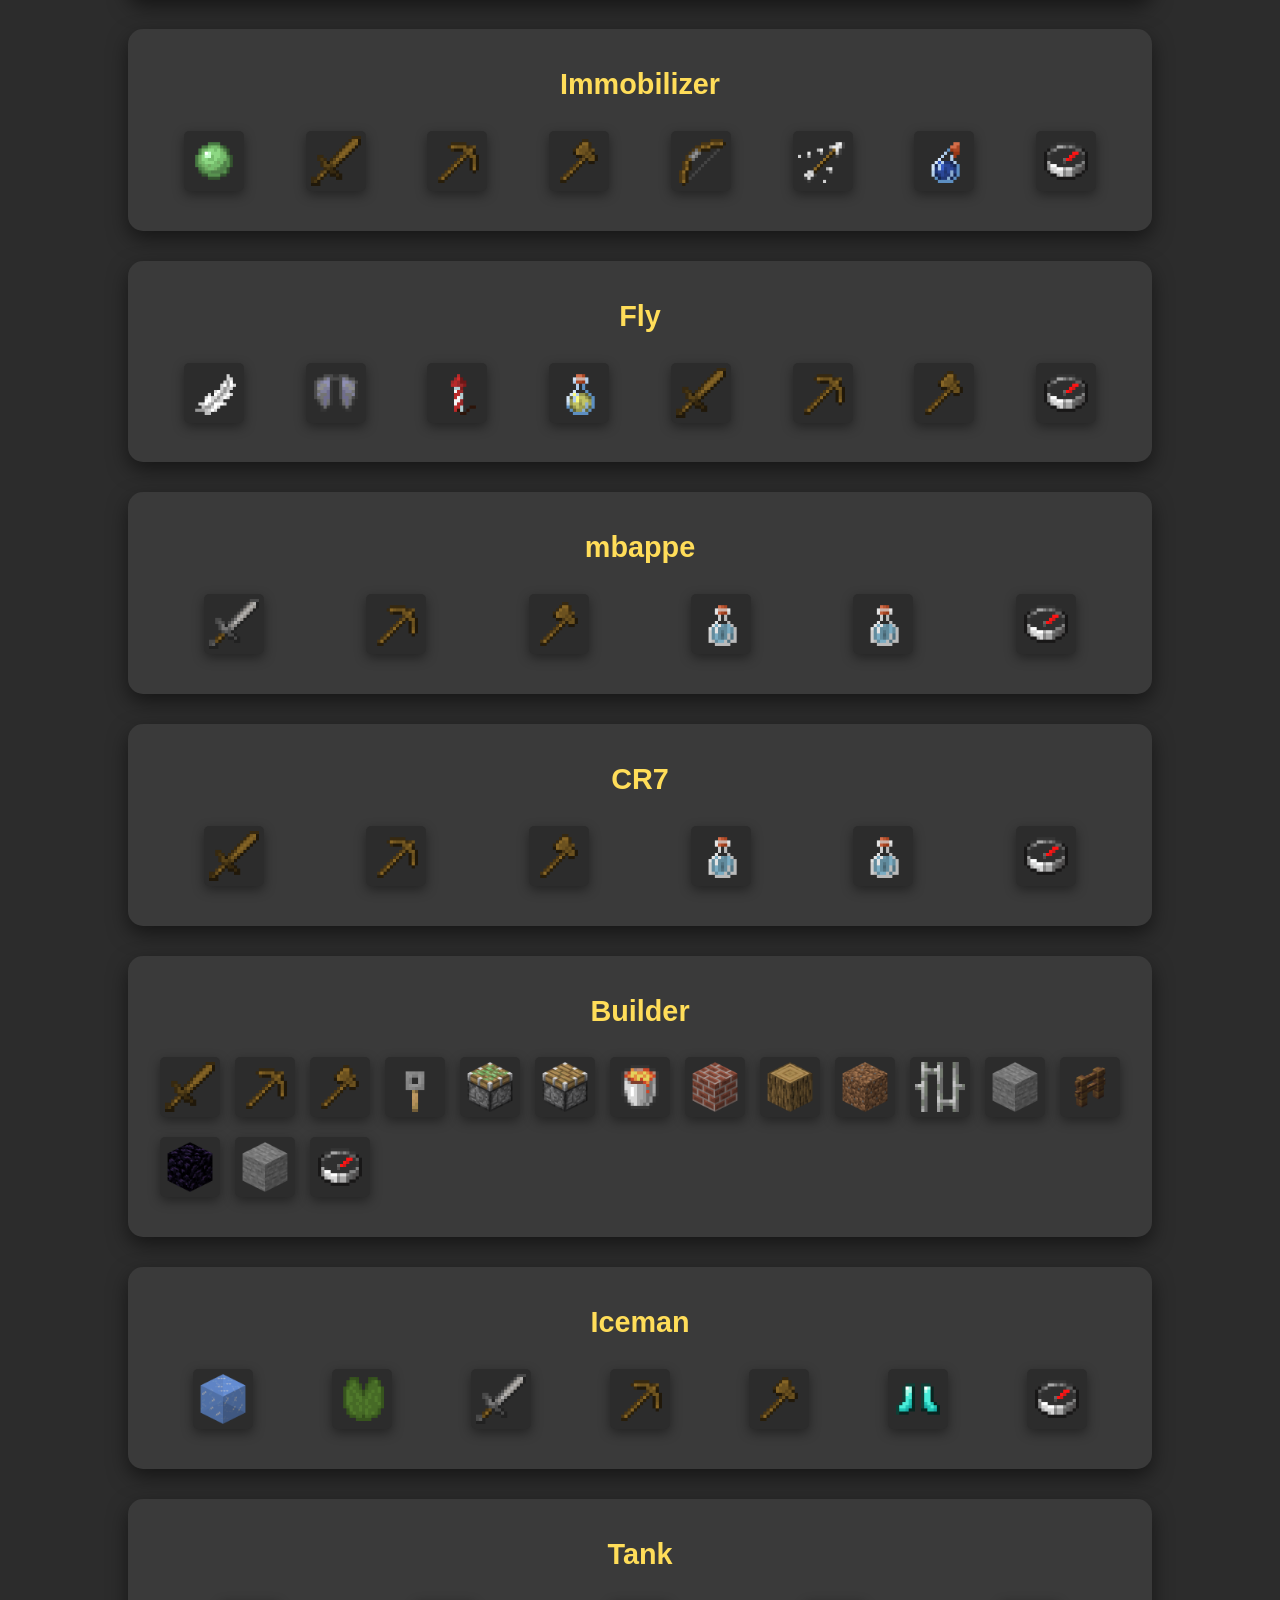
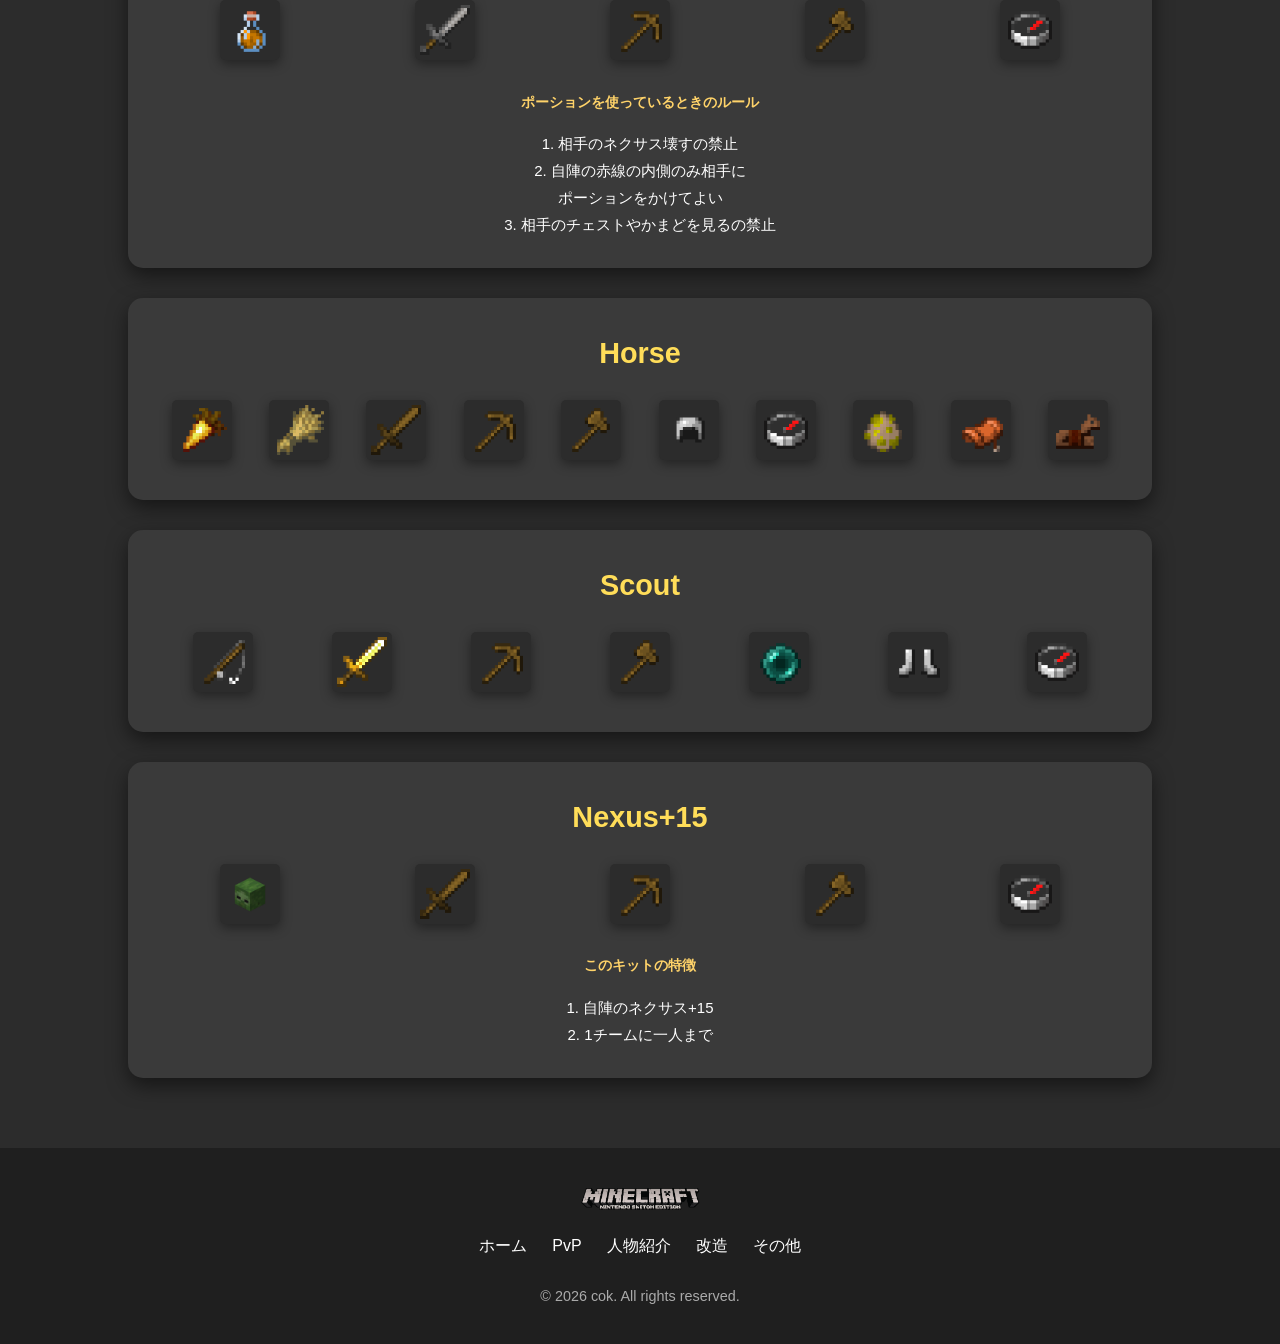
<file: pvp/annihilation.html>
<!DOCTYPE html>
<html lang="ja">
<head>
  <meta charset="UTF-8">
  <meta name="viewport" content="width=device-width, initial-scale=1.0">
  <meta property="og:url" content="https://ignseed.github.io/Minecraft-Nintendo-Switch-Edition/pvp/annihilation.html">
  <meta property="og:title" content="Minecraft: Nintendo Switch Edition - Anni">
  <meta property="og:description" content="Minecraft: Nintendo Switch EditionのAnniのルールやマップ、キット紹介をしているサイトです。">
  <meta property="og:image" content="https://ignseed.github.io/Minecraft-Nintendo-Switch-Edition/images/Minecraft%20Nintendo%20Switch%20Edition.png">
  <meta property="og:type" content="website">
  <meta property="og:locale" content="ja_JP">
  <meta property="og:site_name" content="dsfdhg">
  <title>Minecraft: Nintendo Switch Edition - Anni</title>
  <link rel="stylesheet" href="../css/pvp/annihilation.css">
  <link rel="shortcut icon" href="../images/logo.ico">
</head>
<body>
<header>
  <div class="logo">
    <a href="https://techn0cok1qq.github.io/MCSW-website/index.html"><img src="../images/Minecraft-Nintendo-Switch-Edition-logo.png" alt="Minecraft: Nintendo Switch Edition"></a>
  </div>
  <nav>
    <ul>
      <li><a href="../index.html">ホーム</a></li>
      <li><a href="../pvp.html">PvP</a></li>
      <li><a href="../person.html">人物紹介</a></li>
      <li><a href="../hack.html">改造</a></li>
      <li><a href="../other.html">その他</a></li>
    </ul>
  </nav>
</header>
<main>
  <section class="toc">
  <h2>目次</h2>
  <div class="toc-buttons">
    <a href="#rules" class="toc-btn">ルール</a>
    <a href="#maps" class="toc-btn">マップ紹介</a>
    <a href="#kits" class="toc-btn">キット紹介</a>
  </div>
  </section>
  <section class="anni-intro" id="rules">
    <h1>Anni ルール</h1>
    <p>相手のネクサス（75個）を先に破壊したチームの勝利！<br>
    ゲームは4つのフェーズに分かれて進行します。</p>
  </section>
  <section class="anni-phase">
    <h2>フェーズ解説</h2>
    <div class="phase-card">
      <h3>Phase 1</h3>
      <p>開始直後の段階。<br>ネクサス破壊はできない。</p>
    </div>
    <div class="phase-card">
      <h3>Phase 2</h3>
      <p>ネクサス破壊が可能に。<br>ボスバフ討伐も解禁。</p>
    </div>
    <div class="phase-card">
      <h3>Phase 3</h3>
      <p>ダイヤ鉱山が解禁される。</p>
    </div>
    <div class="phase-card">
      <h3>Phase 4</h3>
      <p>
        力ポーション作成許可<br>
        透明ポーション（延長なしスプラッシュのみ）許可<br>
        上位金リンゴ作成許可<br>
        ボスバフアイテム使用可能
      </p>
    </div>
  </section>
  <section class="anni-rules">
    <h2>注意事項</h2>
    <ul>
      <li>黄色🟡 と黒⚫ のブロックで囲まれている範囲は設置・破壊禁止</li>
      <li>職業アイテムの譲渡・保存・窃盗は禁止（ただしBuilderは譲渡OK）</li>
      <li>相手のリスポーン地点や施設の破壊・窃盗禁止</li>
      <li>マップ外にブロックを置く行為は禁止</li>
      <li>エンドでの設置・破壊・リスキル禁止</li>
      <li>苗木の破壊・窃盗禁止</li>
      <li>2チーム戦の場合、使っていないチームの領地侵入禁止</li>
      <li>醸造台を道塞ぎ目的で設置するのは禁止</li>
    </ul>
  </section>
  <section class="anni-maps" id="maps">
    <h2>マップ紹介</h2>
    <div class="map-card">
      <div class="map-image">
        <img src="../images/pvp/Coastal.png" alt="Coastal">
      </div>
      <div class="map-info">
        <h3>Coastal</h3>
        <p>海に囲まれた島を舞台に、豊富な資源と中央の激戦区をめぐって戦うクラシックマップ。<br>
      シンプルながら戦略性が高く、人気のステージです。</p>
      </div>
    </div>
    <div class="map-card">
      <div class="map-image">
        <img src="../images/pvp/Andorra.png" alt="Andorra">
      </div>
      <div class="map-info">
        <h3>Andorra</h3>
        <p>雪山と渓谷を舞台にした戦略性の高いマップ。<br>
        地形を活かした奇襲や防衛が重要となり、チーム連携が勝敗を左右します。</p>
      </div>
    </div>
    <div class="map-card">
      <div class="map-image">
        <img src="../images/pvp/Castaway.png" alt="Castaway">
      </div>
      <div class="map-info">
        <h3>Castaway</h3>
        <p>海賊テーマの中央島を巡り、資源争奪と戦略的移動が鍵となる中規模マップ。<br>
        谷や高台を活かした立ち回りで、攻防の緊張感あふれるバトルが楽しめます。</p>
      </div>
    </div>
    <div class="map-card">
      <div class="map-image">
        <img src="../images/pvp/Villages.png" alt="Villages">
      </div>
      <div class="map-info">
        <h3>Villages</h3>
        <p>中世の村を舞台に、屋根や鉱山を活かした戦略的な移動と資源争奪が鍵となるマップ。<br>
        拠点間の連携が勝敗を左右し、奇襲や防衛の戦術が楽しめます。</p>
      </div>
    </div>
    <div class="map-card">
      <div class="map-image">
        <img src="../images/pvp/Dredges.png" alt="Dredges">
      </div>
      <div class="map-info">
        <h3>Dredges</h3>
        <p>浸食された地形と湿地帯が特徴のマップで、地下スペースを活かした奇襲や防衛が鍵。<br>
        拠点間の連携と資源管理が勝敗を左右する、新戦術向けの戦略的ステージ。</p>
      </div>
    </div>
    <div class="map-card">
      <div class="map-image">
        <img src="../images/pvp/Nature.png" alt="Nature">
      </div>
      <div class="map-info">
        <h3>Nature</h3>
        <p>森林や丘陵など自然豊かな地形を活かした、奇襲や防衛戦術が鍵のマップ。<br>
        資源収集と拠点間の連携が勝敗を左右する、戦略性の高いステージ。</p>
      </div>
    </div>
    <div class="map-card">
      <div class="map-image">
        <img src="../images/pvp/Ikusa.png" alt="Ikusa">
      </div>
      <div class="map-info">
        <h3>Ikusa</h3>
        <p>戦国時代をテーマにした城拠点と五重塔が特徴のマップで、資源争奪と奇襲戦術が鍵。<br>
        地下通路や隠しルートを活かした立ち回りで、戦略性の高い攻防が楽しめます。</p>
      </div>
    </div>
    <div class="map-card">
      <div class="map-image">
        <img src="../images/pvp/Pokatoto.png" alt="Pokatoto">
      </div>
      <div class="map-info">
        <h3>Pokatoto</h3>
        <p>戦略的な拠点争奪と資源管理が重要。<br>
        高低差や溶岩があり、拠点が山に囲まれているので攻めるのが難しいマップ。</p>
      </div>
    </div>
    <div class="map-card">
      <div class="map-image">
        <img src="../images/pvp/Canyon.png" alt="Canyon">
      </div>
      <div class="map-info">
        <h3>Canyon</h3>
        <p>峡谷をテーマにしたマップで、戦略的な拠点争奪と資源管理が重要。<br>
        拠点の地下にネクサスがあるので、地下に行く戦略が求められる。</p>
      </div>
    </div>
    <div class="map-card">
      <div class="map-image">
        <img src="../images/pvp/Kingdom.png" alt="Kingdom">
      </div>
      <div class="map-info">
        <h3>Kingdom</h3>
        <p>拠点がマップの辺に配置され、中央の「Cathedral」で資源争奪が行われるマップ。<br>
        橋や鉱山を活かした戦術とチーム連携が勝敗の鍵となります。</p>
      </div>
    </div>
    <div class="map-card">
      <div class="map-image">
        <img src="../images/pvp/Hamlet.png" alt="Hamlet">
      </div>
      <div class="map-info">
        <h3>Hamlet</h3>
        <p>穀倉地帯を舞台に、建物や地下鉱山を活かした資源収集と拠点防衛が鍵のマップ。<br>
        効率的に戦闘を進められる環境です。</p>
      </div>
    </div>
    <div class="map-card">
      <div class="map-image">
        <img src="../images/pvp/Wreck Wood.png" alt="Wreck Wood">
      </div>
      <div class="map-info">
        <h3>Wreck Wood</h3>
        <p>飛行機が墜落した島をイメージしたマップ。<br>
        ダイヤが地下にあり、地上に戻りにくいのでチームワークが勝利への鍵となる。</p>
      </div>
    </div>
    <div class="map-card">
      <div class="map-image">
        <img src="../images/pvp/Tireus.png" alt="Tireus">
      </div>
      <div class="map-info">
        <h3>Tireus</h3>
        <p>砂山に囲まれ、攻めるのが難しいマップ。<br>
        チーム間の橋を使って拠点まで一気に攻めれるので防衛の戦略が求められる。</p>
      </div>
    </div>
  </section>
  <section class="page-title" id="kits">
    <h2>キット一覧</h2>
  </section>
  <section>
    <div class="kit-box">
      <h3>Soldier</h3>
      <div class="kit-items">
        <div class="item">
          <img src="../images/items/Skeleton_Skull.png" alt="ガイコツの頭">
          <span class="tooltip">消滅の呪いⅠ</span>
        </div>
        <div class="item">
          <img src="../images/items/wood_sword.png" alt="木の剣">
          <span class="tooltip">消滅の呪いⅠ</span>
        </div>
        <div class="item">
          <img src="../images/items/wood_pickaxe.png" alt="木のツルハシ">
          <span class="tooltip">消滅の呪いⅠ</span>
        </div>
        <div class="item">
          <img src="../images/items/wood_axe.png" alt="木の斧">
          <span class="tooltip">消滅の呪いⅠ</span>
        </div>
        <div class="item">
          <img src="../images/items/diamond_axe.png" alt="ダイヤモンドの斧">
          <span class="tooltip">鋭さ20 + 消滅の呪いⅠ<br>
          + (1回のみ使用可)</span>
        </div>
        <div class="item">
          <img src="../images/items/compass_item.png" alt="コンパス">
          <span class="tooltip">消滅の呪いⅠ</span>
        </div>
      </div>
    </div>
    <div class="kit-box">
      <h3>Picaroon</h3>
      <div class="kit-items">
        <div class="item">
          <img src="../images/items/wood_sword.png" alt="木の剣">
          <span class="tooltip">火属性Ⅰ + 消滅の呪いⅠ</span>
        </div>
        <div class="item">
          <img src="../images/items/bow_standby.png" alt="弓">
          <span class="tooltip">火炎Ⅰ + 消滅の呪いⅠ</span>
        </div>
        <div class="item">
          <img src="../images/items/arrow.png" alt="矢">
          <span class="tooltip">7個 + 消滅の呪いⅠ</span>
        </div>
        <div class="item">
          <img src="../images/items/wood_pickaxe.png" alt="木のツルハシ">
          <span class="tooltip">消滅の呪いⅠ</span>
        </div>
        <div class="item">
          <img src="../images/items/wood_axe.png" alt="木の斧">
          <span class="tooltip">消滅の呪いⅠ</span>
        </div>
        <div class="item">
          <img src="../images/items/flint_and_steel.png" alt="火打ち石と打ち金">
          <span class="tooltip">消滅の呪いⅠ</span>
        </div>
        <div class="item">
          <img src="../images/items/Potion_of_Fire_Resistance.png" alt="耐火のポーション">
          <span class="tooltip">耐火Ⅰ(27分) + 消滅の呪いⅠ</span>
        </div>
        <div class="item">
          <img src="../images/items/bucket_lava.png" alt="溶岩バケツ">
          <span class="tooltip">ノックバックⅠ</span>
        </div>
        <div class="item">
          <img src="../images/items/bucket_lava.png" alt="溶岩バケツ">
          <span class="tooltip">ノックバックⅠ</span>
        </div>
        <div class="item">
          <img src="../images/items/egg_creeper.png" alt="クリーパーを出現させる">
          <span class="tooltip">6個 + 消滅の呪いⅠ</span>
        </div>
        <div class="item">
          <img src="../images/items/compass_item.png" alt="コンパス">
          <span class="tooltip">消滅の呪いⅠ</span>
        </div>
      </div>
    </div>
    <div class="kit-box">
      <h3>Farmer</h3>
      <div class="kit-items">
        <div class="item">
          <img src="../images/items/wood_sword.png" alt="木の剣">
          <span class="tooltip">消滅の呪いⅠ</span>
        </div>
        <div class="item">
          <img src="../images/items/stone_pickaxe.png" alt="石のツルハシ">
          <span class="tooltip">効率Ⅰ + 消滅の呪いⅠ</span>
        </div>
        <div class="item">
          <img src="../images/items/stone_axe.png" alt="石の斧">
          <span class="tooltip">効率 + 消滅の呪いⅠ</span>
        </div>
        <div class="item">
          <img src="../images/items/diamond_hoe.png" alt="ダイヤモンドのくわ">
          <span class="tooltip">幸運Ⅴ + 消滅の呪いⅠ</span>
        </div>
        <div class="item">
          <img src="../images/items/Dirt.png" alt="土">
          <span class="tooltip">1スタック + 消滅の呪いⅠ</span>
        </div>
        <div class="item">
          <img src="../images/items/dye_powder_white_new.png" alt="骨粉">
          <span class="tooltip">2個 + 消滅の呪いⅠ</span>
        </div>
        <div class="item">
          <img src="../images/items/potato_baked.png" alt="ベイクド・ポテト">
          <span class="tooltip">1スタック + 譲渡可能<br>
          + 消滅の呪いⅠ</span>
        </div>
        <div class="item">
          <img src="../images/items/potato_baked.png" alt="ベイクド・ポテト">
          <span class="tooltip">1スタック + 譲渡可能<br>
          + 消滅の呪いⅠ</span>
        </div>
        <div class="item">
          <img src="../images/items/potato_baked.png" alt="ベイクド・ポテト">
          <span class="tooltip">1スタック + 譲渡可能<br>
          + 消滅の呪いⅠ</span>
        </div>
        <div class="item">
          <img src="../images/items/potato_baked.png" alt="ベイクド・ポテト">
          <span class="tooltip">1スタック + 譲渡可能<br>
          + 消滅の呪いⅠ</span>
        </div>
        <div class="item">
          <img src="../images/items/bread.png" alt="パン">
          <span class="tooltip">1スタック + 譲渡可能<br>
          + 消滅の呪いⅠ</span>
        </div>
        <div class="item">
          <img src="../images/items/Splash_Potion_of_Hunger.png" alt="空腹のポーション">
          <span class="tooltip">空腹Ⅱ(22秒)<br>
          + 4個 + 消滅の呪いⅠ</span>
        </div>
        <div class="item">
          <img src="../images/items/compass_item.png" alt="コンパス">
          <span class="tooltip">消滅の呪いⅠ</span>
        </div>
      </div>
    </div>
    <div class="kit-box">
      <h3>Acrobat</h3>
      <div class="kit-items">
        <div class="item">
          <img src="../images/items/tipped_arrow_healing.png" alt="回復の矢">
          <span class="tooltip">回復Ⅱ + 消滅の呪いⅠ</span>
        </div>
        <div class="item">
          <img src="../images/items/bow_standby.png" alt="弓">
          <span class="tooltip">消滅の呪いⅠ</span>
        </div>
        <div class="item">
          <img src="../images/items/wood_sword.png" alt="木の剣">
          <span class="tooltip">消滅の呪いⅠ</span>
        </div>
        <div class="item">
          <img src="../images/items/wood_pickaxe.png" alt="木のツルハシ">
          <span class="tooltip">消滅の呪いⅠ</span>
        </div>
        <div class="item">
          <img src="../images/items/wood_axe.png" alt="木の斧">
          <span class="tooltip">消滅の呪いⅠ</span>
        </div>
        <div class="item">
          <img src="../images/items/potion_bottle_splash_jump.png" alt="跳躍 + スピードのスプラッシュポーション">
          <span class="tooltip">スピードⅡ (7秒)<br>
          + 跳躍13（16秒）<br>
          + 4個 + 消滅の呪いⅠ</span>
        </div>
        <div class="item">
          <img src="../images/items/potion_bottle_jump.png" alt="跳躍のポーション">
          <span class="tooltip">跳躍Ⅵ（12分30秒）<br>
          + 2個 + 消滅の呪いⅠ</span>
        </div>
        <div class="item">
          <img src="../images/items/diamond_boots.png" alt="ダイヤモンドのブーツ">
          <span class="tooltip">落下軽減255 + 消滅の呪いⅠ</span>
        </div>
        <div class="item">
          <img src="../images/items/bucket_milk.png" alt="ミルク バケツ">
          <span class="tooltip">消滅の呪いⅠ</span>
        </div>
        <div class="item">
          <img src="../images/items/compass_item.png" alt="コンパス">
          <span class="tooltip">消滅の呪いⅠ</span>
        </div>
      </div>
    </div>
    <div class="kit-box">
      <h3>Zombie</h3>
      <div class="kit-items">
        <div class="item">
          <img src="../images/items/Zombie_Head.png" alt="ゾンビの頭">
          <span class="tooltip">消滅の呪いⅠ</span>
        </div>
        <div class="item">
          <img src="../images/items/stone_sword.png" alt="石の剣">
          <span class="tooltip">消滅の呪いⅠ</span>
        </div>
        <div class="item">
          <img src="../images/items/gold_pickaxe.png" alt="金のツルハシ">
          <span class="tooltip">消滅の呪いⅠ</span>
        </div>
        <div class="item">
          <img src="../images/items/stone_pickaxe.png" alt="石のツルハシ">
          <span class="tooltip">効率Ⅰ + 消滅の呪いⅠ</span>
        </div>
        <div class="item">
          <img src="../images/items/wood_axe.png" alt="木の斧">
          <span class="tooltip">消滅の呪いⅠ</span>
        </div>
        <div class="item">
          <img src="../images/items/pumpkin_pie.png" alt="パンプキン パイ">
          <span class="tooltip">16個 + 消滅の呪いⅠ</span>
        </div>
        <div class="item">
          <img src="../images/items/ender_pearl.png" alt="エンダーパール">
          <span class="tooltip">3個 + 消滅の呪いⅠ</span>
        </div>
        <div class="item">
          <img src="../images/items/chainmail_chestplate.png" alt="チェーンチェストプレート">
          <span class="tooltip">消滅の呪いⅠ</span>
        </div>
        <div class="item">
          <img src="../images/items/chainmail_boots.png" alt="チェーンブーツ">
          <span class="tooltip">消滅の呪いⅠ</span>
        </div>
        <div class="item">
          <img src="../images/items/boat_spruce.png" alt="トウヒの木のボート">
          <span class="tooltip">消滅の呪いⅠ</span>
        </div>
        <div class="item">
          <img src="../images/items/compass_item.png" alt="コンパス">
          <span class="tooltip">消滅の呪いⅠ</span>
        </div>
      </div>
    </div>
    <div class="kit-box">
      <h3>Archer</h3>
      <div class="kit-items">
        <div class="item">
          <img src="../images/items/arrow.png" alt="矢">
          <span class="tooltip">消滅の呪いⅠ</span>
        </div>
        <div class="item">
          <img src="../images/items/bow_standby.png" alt="弓">
          <span class="tooltip">合成可能 + 無限Ⅰ<br>
          + パワーⅡ + 消滅の呪いⅠ</span>
        </div>
        <div class="item">
          <img src="../images/items/wood_sword.png" alt="木の剣">
          <span class="tooltip">消滅の呪いⅠ</span>
        </div>
        <div class="item">
          <img src="../images/items/wood_pickaxe.png" alt="木のツルハシ">
          <span class="tooltip">消滅の呪いⅠ</span>
        </div>
        <div class="item">
          <img src="../images/items/wood_axe.png" alt="木の斧">
          <span class="tooltip">消滅の呪いⅠ</span>
        </div>
        <div class="item">
          <img src="../images/items/book_normal.png" alt="本">
          <span class="tooltip">消滅の呪いⅠ</span>
        </div>
        <div class="item">
          <img src="../images/items/Potion_of_Healing.png" alt="回復のポーション">
          <span class="tooltip">回復Ⅰ + 消滅の呪いⅠ</span>
        </div>
        <div class="item">
          <img src="../images/items/tipped_arrow_slow.png" alt="鈍化の矢">
          <span class="tooltip">鈍化Ⅰ(1分30秒)<br>
          + 3個 + 消滅の呪いⅠ</span>
        </div>
        <div class="item">
          <img src="../images/items/tipped_arrow_swift.png" alt="スピードの矢">
          <span class="tooltip">スピードⅡ(1分30秒)<br>
          + 3個 + 消滅の呪いⅠ</span>
        </div>
        <div class="item">
          <img src="../images/items/tipped_arrow_weakness.png" alt="弱体化の矢">
          <span class="tooltip">弱体化Ⅰ(1分30秒)<br>
          + 2個 + 消滅の呪いⅠ</span>
        </div>
        <div class="item">
          <img src="../images/items/compass_item.png" alt="コンパス">
          <span class="tooltip">消滅の呪いⅠ</span>
        </div>
      </div>
    </div>
    <div class="kit-box">
      <h3>Defender</h3>
      <div class="kit-items">
        <div class="item">
          <img src="../images/items/iron_helmet.png" alt="鉄の兜">
          <span class="tooltip">消滅の呪いⅠ</span>
        </div>
        <div class="item">
          <img src="../images/items/iron_leggings.png" alt="鉄の脚甲">
          <span class="tooltip">消滅の呪いⅠ</span>
        </div>
        <div class="item">
          <img src="../images/items/gold_sword.png" alt="金の剣">
          <span class="tooltip">消滅の呪いⅠ</span>
        </div>
        <div class="item">
          <img src="../images/items/wood_pickaxe.png" alt="木のツルハシ">
          <span class="tooltip">消滅の呪いⅠ</span>
        </div>
        <div class="item">
          <img src="../images/items/wood_axe.png" alt="木の斧">
          <span class="tooltip">消滅の呪いⅠ</span>
        </div>
        <div class="item">
          <img src="../images/items/apple_golden.png" alt="金のリンゴ">
          <span class="tooltip">金のリンゴ + 3個 + 消滅の呪いⅠ</span>
        </div>
        <div class="item">
          <img src="../images/items/compass_item.png" alt="コンパス">
          <span class="tooltip">消滅の呪いⅠ</span>
        </div>
      </div>
    </div>
    <div class="kit-box">
      <h3>Alchemist</h3>
      <div class="kit-items">
        <div class="item">
          <img src="../images/items/chainmail_chestplate.png" alt="チェーンチェストプレート">
          <span class="tooltip">消滅の呪いⅠ</span>
        </div>
        <div class="item">
          <img src="../images/items/chainmail_leggings.png" alt="チェーンレギンス">
          <span class="tooltip">消滅の呪いⅠ</span>
        </div>
        <div class="item">
          <img src="../images/items/potion_bottle_splash_poison.png" alt="毒のスプラッシュ ポーション">
          <span class="tooltip">毒Ⅰ(33秒) + 消滅の呪いⅠ</span>
        </div>
        <div class="item">
          <img src="../images/items/brewing_stand.png" alt="調合台">
          <span class="tooltip">消滅の呪いⅠ</span>
        </div>
        <div class="item">
          <img src="../images/items/stone_sword.png" alt="石の剣">
          <span class="tooltip">消滅の呪いⅠ</span>
        </div>
        <div class="item">
          <img src="../images/items/wood_pickaxe.png" alt="木のツルハシ">
          <span class="tooltip">消滅の呪いⅠ</span>
        </div>
        <div class="item">
          <img src="../images/items/wood_axe.png" alt="木の斧">
          <span class="tooltip">消滅の呪いⅠ</span>
        </div>
        <div class="item">
          <img src="../images/items/compass_item.png" alt="コンパス">
          <span class="tooltip">消滅の呪いⅠ</span>
        </div>
        <div class="item">
          <img src="../images/items/potion_bottle_empty.png" alt="ガラスビン">
          <span class="tooltip">消滅の呪いⅠ</span>
        </div>
      </div>
    </div>
    <div class="kit-box">
      <h3>BreakingDown</h3>
      <div class="kit-items">
        <div class="item">
          <img src="../images/items/wood_sword.png" alt="木の剣">
          <span class="tooltip">消滅の呪いⅠ</span>
        </div>
        <div class="item">
          <img src="../images/items/gold_pickaxe.png" alt="金のツルハシ">
          <span class="tooltip">効率Ⅵ + 消滅の呪いⅠ</span>
        </div>
        <div class="item">
          <img src="../images/items/wood_axe.png" alt="木の斧">
          <span class="tooltip">消滅の呪いⅠ</span>
        </div>
        <div class="item">
          <img src="../images/items/ender_pearl.png" alt="エンダーパール">
          <span class="tooltip">消滅の呪いⅠ</span>
        </div>
        <div class="item">
          <img src="../images/items/beef_cooked.png" alt="ステーキ">
          <span class="tooltip">譲渡禁止<br>
          + 1スタック + 消滅の呪いⅠ</span>
        </div>
        <div class="item">
          <img src="../images/items/compass_item.png" alt="コンパス">
          <span class="tooltip">消滅の呪いⅠ</span>
        </div>
      </div>
    </div>
    <div class="kit-box">
      <h3>Warrior</h3>
      <div class="kit-items">
        <div class="item">
          <img src="../images/items/blaze_powder.png" alt="ブレイズ パウダー">
          <span class="tooltip">消滅の呪いⅠ</span>
        </div>
        <div class="item">
          <img src="../images/items/PotionOfStrength.png" alt="力のポーション">
          <span class="tooltip">力Ⅰ(1分30秒) + 消滅の呪いⅠ</span>
        </div>
        <div class="item">
          <img src="../images/items/wood_sword.png" alt="木の剣">
          <span class="tooltip">消滅の呪いⅠ</span>
        </div>
        <div class="item">
          <img src="../images/items/wood_pickaxe.png" alt="木のツルハシ">
          <span class="tooltip">消滅の呪いⅠ</span>
        </div>
        <div class="item">
          <img src="../images/items/wood_axe.png" alt="木の斧">
          <span class="tooltip">消滅の呪いⅠ</span>
        </div>
        <div class="item">
          <img src="../images/items/compass_item.png" alt="コンパス">
          <span class="tooltip">消滅の呪いⅠ</span>
        </div>
      </div>
    </div>
    <div class="kit-box">
      <h3>ytr</h3>
      <div class="kit-items">
        <div class="item">
          <img src="../images/items/stone_sword.png" alt="石の剣">
          <span class="tooltip">火属性Ⅱ + 消滅の呪いⅠ<br>
          + 鋭さⅤ + 耐久力Ⅲ</span>
        </div>
        <div class="item">
          <img src="../images/items/wood_pickaxe.png" alt="木のツルハシ">
          <span class="tooltip">消滅の呪いⅠ</span>
        </div>
        <div class="item">
          <img src="../images/items/wood_axe.png" alt="木の斧">
          <span class="tooltip">消滅の呪いⅠ</span>
        </div>
        <div class="item">
          <img src="../images/items/compass_item.png" alt="コンパス">
          <span class="tooltip">消滅の呪いⅠ</span>
        </div>
      </div>
    </div>
    <div class="kit-box">
      <h3>Healer</h3>
      <div class="kit-items">
        <div class="item">
          <img src="../images/items/Splash_Potion_of_Healing.png" alt="回復のスプラッシュ ポーション">
          <span class="tooltip">回復Ⅱ + 消滅の呪いⅠ</span>
        </div>
        <div class="item">
          <img src="../images/items/chorus_fruit_popped.png" alt="焼いたコーラス フルーツ">
          <span class="tooltip">消滅の呪いⅠ</span>
        </div>
        <div class="item">
          <img src="../images/items/wood_sword.png" alt="木の剣">
          <span class="tooltip">消滅の呪いⅠ</span>
        </div>
        <div class="item">
          <img src="../images/items/wood_pickaxe.png" alt="木のツルハシ">
          <span class="tooltip">消滅の呪いⅠ</span>
        </div>
        <div class="item">
          <img src="../images/items/wood_axe.png" alt="木の斧">
          <span class="tooltip">消滅の呪いⅠ</span>
        </div>
        <div class="item">
          <img src="../images/items/compass_item.png" alt="コンパス">
          <span class="tooltip">消滅の呪いⅠ</span>
        </div>
        <div class="item">
          <img src="../images/items/potion_bottle_regeneration.png" alt="再生のポーション">
          <span class="tooltip">再生Ⅰ(27分) + 消滅の呪いⅠ</span>
        </div>
      </div>
    </div>
    <div class="kit-box">
      <h3>Assasin</h3>
      <div class="kit-items">
        <div class="item">
          <img src="../images/items/feather.png" alt="羽根">
          <span class="tooltip">消滅の呪いⅠ</span>
        </div>
        <div class="item">
          <img src="../images/items/wood_sword.png" alt="木の剣">
          <span class="tooltip">消滅の呪いⅠ</span>
        </div>
        <div class="item">
          <img src="../images/items/stone_pickaxe.png" alt="石のツルハシ">
          <span class="tooltip">消滅の呪いⅠ</span>
        </div>
        <div class="item">
          <img src="../images/items/wood_axe.png" alt="木の斧">
          <span class="tooltip">消滅の呪いⅠ</span>
        </div>
        <div class="item">
          <img src="../images/items/potion_bottle_drinkable.png" alt="カスタムポーション">
          <span class="tooltip">スピードⅡ(10秒) + 勤勉Ⅱ(10秒)<br>
          + 不可視(9秒) + 耐性127(6秒)<br>
          + 跳躍14(8秒) + 弱体化127(10秒)<br>
          + 4個 + 消滅の呪いⅠ</span>
        </div>
        <div class="item">
          <img src="../images/items/potion_bottle_splash.png" alt="カスタムスプラッシュ ポーション">
          <span class="tooltip">スピードⅡ(7秒) + 勤勉Ⅱ(7秒)<br>
          + 不可視(6秒) + 耐性127(6秒)<br>
          + 跳躍14(5秒) + 弱体化127(7秒)<br>
          +2個 + 消滅の呪いⅠ</span>
        </div>
        <div class="item">
          <img src="../images/items/compass_item.png" alt="コンパス">
          <span class="tooltip">消滅の呪いⅠ</span>
        </div>
      </div>
    </div>
    <div class="kit-box">
      <h3>Spider</h3>
      <div class="kit-items">
        <div class="item">
          <img src="../images/items/vine_carried.png" alt="つた">
          <span class="tooltip">1スタック + 消滅の呪いⅠ</span>
        </div>
        <div class="item">
          <img src="../images/items/web.png" alt="クモの巣">
          <span class="tooltip">32個 + 消滅の呪いⅠ</span>
        </div>
        <div class="item">
          <img src="../images/items/wood_sword.png" alt="木の剣">
          <span class="tooltip">ノックバックⅠ + 消滅の呪いⅠ</span>
        </div>
        <div class="item">
          <img src="../images/items/wood_pickaxe.png" alt="木のツルハシ">
          <span class="tooltip">消滅の呪いⅠ</span>
        </div>
        <div class="item">
          <img src="../images/items/wood_axe.png" alt="木の斧">
          <span class="tooltip">消滅の呪いⅠ</span>
        </div>
        <div class="item">
          <img src="../images/items/bow_standby.png" alt="弓">
          <span class="tooltip">衝撃Ⅱ + 消滅の呪いⅠ</span>
        </div>
        <div class="item">
          <img src="../images/items/tipped_arrow_poison.png" alt="毒の矢">
          <span class="tooltip">毒Ⅱ(22秒)<br>
          +16本 + 消滅の呪いⅠ</span>
        </div>
        <div class="item">
          <img src="../images/items/Cave_Spider_Spawn_Egg.png" alt="洞窟グモを出現させる">
          <span class="tooltip">5個 + 消滅の呪いⅠ</span>
        </div>
        <div class="item">
          <img src="../images/items/Potion_of_Weakness.png" alt="浮遊のポーション">
          <span class="tooltip">浮遊20(2秒) + 消滅の呪いⅠ</span>
        </div>
        <div class="item">
          <img src="../images/items/compass_item.png" alt="コンパス">
          <span class="tooltip">消滅の呪いⅠ</span>
        </div>
      </div>
    </div>
    <div class="kit-box">
      <h3>Pigger</h3>
      <div class="kit-items">
        <div class="item">
          <img src="../images/items/stick.png" alt="棒">
          <span class="tooltip">ノックバックⅠ + 消滅の呪いⅠ</span>
        </div>
        <div class="item">
          <img src="../images/items/bow_standby.png" alt="弓">
          <span class="tooltip">衝撃Ⅰ + 消滅の呪いⅠ</span>
        </div>
        <div class="item">
          <img src="../images/items/Arrow_of_Decay.png" alt="ダメージの矢">
          <span class="tooltip">ダメージⅡ + 消滅の呪いⅠ</span>
        </div>
        <div class="item">
          <img src="../images/items/wood_sword.png" alt="木の剣">
          <span class="tooltip">消滅の呪いⅠ</span>
        </div>
        <div class="item">
          <img src="../images/items/wood_pickaxe.png" alt="木のツルハシ">
          <span class="tooltip">消滅の呪いⅠ</span>
        </div>
        <div class="item">
          <img src="../images/items/wood_axe.png" alt="木の斧">
          <span class="tooltip">消滅の呪いⅠ</span>
        </div>
        <div class="item">
          <img src="../images/items/chicken_cooked.png" alt="焼き鳥">
          <span class="tooltip">譲渡禁止 + 32個<br>
            + ノックバックⅠ + 消滅の呪いⅠ</span>
        </div>
        <div class="item">
          <img src="../images/items/compass_item.png" alt="コンパス">
          <span class="tooltip">消滅の呪いⅠ</span>
        </div>
      </div>
    </div>
    <div class="kit-box">
      <h3>Inzer</h3>
      <div class="kit-items">
        <div class="item">
          <img src="../images/items/wood_sword.png" alt="木の剣">
          <span class="tooltip">消滅の呪いⅠ</span>
        </div>
        <div class="item">
          <img src="../images/items/wood_pickaxe.png" alt="木のツルハシ">
          <span class="tooltip">消滅の呪いⅠ</span>
        </div>
        <div class="item">
          <img src="../images/items/wood_axe.png" alt="木の斧">
          <span class="tooltip">消滅の呪いⅠ</span>
        </div>
        <div class="item">
          <img src="../images/items/potion_bottle_drinkable.png" alt="カスタムポーション">
          <span class="tooltip">不可視(30秒) + 鈍化Ⅰ(50秒)<br>
          + 3個 + 消滅の呪いⅠ</span>
        </div>
        <div class="item">
          <img src="../images/items/compass_item.png" alt="コンパス">
          <span class="tooltip">消滅の呪いⅠ</span>
        </div>
      </div>
    </div>
    <div class="kit-box">
      <h3>Immobilizer</h3>
      <div class="kit-items">
        <div class="item">
          <img src="../images/items/slimeball.png" alt="スライムボール">
          <span class="tooltip">消滅の呪いⅠ</span>
        </div>
        <div class="item">
          <img src="../images/items/wood_sword.png" alt="木の剣">
          <span class="tooltip">消滅の呪いⅠ</span>
        </div>
        <div class="item">
          <img src="../images/items/wood_pickaxe.png" alt="木のツルハシ">
          <span class="tooltip">消滅の呪いⅠ</span>
        </div>
        <div class="item">
          <img src="../images/items/wood_axe.png" alt="木の斧">
          <span class="tooltip">消滅の呪いⅠ</span>
        </div>
        <div class="item">
          <img src="../images/items/bow_standby.png" alt="弓">
          <span class="tooltip">消滅の呪いⅠ</span>
        </div>
        <div class="item">
          <img src="../images/items/tipped_arrow_invisibility.png" alt="カスタム矢">
          <span class="tooltip">暗視(3分) + 鈍化Ⅸ(7秒)<br>
          + 5個 + 消滅の呪いⅠ</span>
        </div>
        <div class="item">
          <img src="../images/items/potion_bottle_splash.png" alt="カスタムスプラッシュ ポーション">
          <span class="tooltip">目まいⅣ(5秒) + 目つぶしⅣ(5秒)<br>
          + 2個 + 消滅の呪いⅠ</span>
        </div>
        <div class="item">
          <img src="../images/items/compass_item.png" alt="コンパス">
          <span class="tooltip">消滅の呪いⅠ</span>
        </div>
      </div>
    </div>
    <div class="kit-box">
      <h3>Fly</h3>
      <div class="kit-items">
        <div class="item">
          <img src="../images/items/feather.png" alt="羽根">
          <span class="tooltip">消滅の呪いⅠ</span>
        </div>
        <div class="item">
          <img src="../images/items/elytra.png" alt="エリトラ">
          <span class="tooltip">12秒 + 消滅の呪いⅠ</span>
        </div>
        <div class="item">
          <img src="../images/items/fireworks.png" alt="ロケット花火">
          <span class="tooltip">滑空時間2 + 消滅の呪いⅠ</span>
        </div>
        <div class="item">
          <img src="../images/items/potion_bottle_jump.png" alt="跳躍のポーション">
          <span class="tooltip">跳躍Ⅱ(1分30秒) + 消滅の呪いⅠ</span>
        </div>
        <div class="item">
          <img src="../images/items/wood_sword.png" alt="木の剣">
          <span class="tooltip">消滅の呪いⅠ</span>
        </div>
        <div class="item">
          <img src="../images/items/wood_pickaxe.png" alt="木のツルハシ">
          <span class="tooltip">消滅の呪いⅠ</span>
        </div>
        <div class="item">
          <img src="../images/items/wood_axe.png" alt="木の斧">
          <span class="tooltip">消滅の呪いⅠ</span>
        </div>
        <div class="item">
          <img src="../images/items/compass_item.png" alt="コンパス">
          <span class="tooltip">消滅の呪いⅠ</span>
        </div>
      </div>
    </div>
    <div class="kit-box">
      <h3>mbappe</h3>
      <div class="kit-items">
        <div class="item">
          <img src="../images/items/stone_sword.png" alt="石の剣">
          <span class="tooltip">消滅の呪いⅠ</span>
        </div>
        <div class="item">
          <img src="../images/items/wood_pickaxe.png" alt="木のツルハシ">
          <span class="tooltip">消滅の呪いⅠ</span>
        </div>
        <div class="item">
          <img src="../images/items/wood_axe.png" alt="木の斧">
          <span class="tooltip">消滅の呪いⅠ</span>
        </div>
        <div class="item">
          <img src="../images/items/Potion_of_Swiftness.png" alt="スピードのポーション">
          <span class="tooltip">スピードⅠ(83分20秒)<br>
          + 消滅の呪いⅠ</span>
        </div>
        <div class="item">
          <img src="../images/items/Potion_of_Swiftness.png" alt="スピードのポーション">
          <span class="tooltip">スピードⅢ(1分50秒)<br>
          + 消滅の呪いⅠ</span>
        </div>
        <div class="item">
          <img src="../images/items/compass_item.png" alt="コンパス">
          <span class="tooltip">消滅の呪いⅠ</span>
        </div>
      </div>
    </div>
    <div class="kit-box">
      <h3>CR7</h3>
      <div class="kit-items">
        <div class="item">
          <img src="../images/items/wood_sword.png" alt="木の剣">
          <span class="tooltip">消滅の呪いⅠ</span>
        </div>
        <div class="item">
          <img src="../images/items/wood_pickaxe.png" alt="木のツルハシ">
          <span class="tooltip">消滅の呪いⅠ</span>
        </div>
        <div class="item">
          <img src="../images/items/wood_axe.png" alt="木の斧">
          <span class="tooltip">消滅の呪いⅠ</span>
        </div>
        <div class="item">
          <img src="../images/items/Potion_of_Swiftness.png" alt="スピードのポーション">
          <span class="tooltip">スピードⅨ(21秒)<br>
          + 消滅の呪いⅠ</span>
        </div>
        <div class="item">
          <img src="../images/items/Potion_of_Swiftness.png" alt="スピードのポーション">
          <span class="tooltip">スピードⅢ(50秒)<br>
          + 消滅の呪いⅠ</span>
        </div>
        <div class="item">
          <img src="../images/items/compass_item.png" alt="コンパス">
          <span class="tooltip">消滅の呪いⅠ</span>
        </div>
      </div>
    </div>
    <div class="kit-box">
      <h3>Builder</h3>
      <div class="kit-items">
        <div class="item">
          <img src="../images/items/wood_sword.png" alt="木の剣">
          <span class="tooltip">消滅の呪いⅠ</span>
        </div>
        <div class="item">
          <img src="../images/items/wood_pickaxe.png" alt="木のツルハシ">
          <span class="tooltip">消滅の呪いⅠ</span>
        </div>
        <div class="item">
          <img src="../images/items/wood_axe.png" alt="木の斧">
          <span class="tooltip">消滅の呪いⅠ</span>
        </div>
        <div class="item">
          <img src="../images/items/trip_wire_source.png" alt="トリップワイヤー フック">
          <span class="tooltip">8個 + 消滅の呪いⅠ</span>
        </div>
        <div class="item">
          <img src="../images/items/Sticky_Piston.png" alt="吸着ピストン">
          <span class="tooltip">10個 + 消滅の呪いⅠ</span>
        </div>
        <div class="item">
          <img src="../images/items/Piston.png" alt="ピストン">
          <span class="tooltip">10個 + 消滅の呪いⅠ</span>
        </div>
        <div class="item">
          <img src="../images/items/bucket_lava.png" alt="溶岩バケツ">
          <span class="tooltip">1個 + 消滅の呪いⅠ</span>
        </div>
        <div class="item">
          <img src="../images/items/Bricks.png" alt="レンガ">
          <span class="tooltip">1スタック + 消滅の呪いⅠ</span>
        </div>
        <div class="item">
          <img src="../images/items/Oak_Log.png" alt="樫の木">
          <span class="tooltip">1スタック + 消滅の呪いⅠ</span>
        </div>
        <div class="item">
          <img src="../images/items/Dirt.png" alt="土">
          <span class="tooltip">1スタック + 消滅の呪いⅠ</span>
        </div>
        <div class="item">
          <img src="../images/items/iron_bars.png" alt="鉄格子">
          <span class="tooltip">32個 + 消滅の呪いⅠ</span>
        </div>
        <div class="item">
          <img src="../images/items/Stone.png" alt="石">
          <span class="tooltip">1スタック + 消滅の呪いⅠ</span>
        </div>
        <div class="item">
          <img src="../images/items/Spruce_Fence.png" alt="トウヒの木の柵">
          <span class="tooltip">1スタック + 消滅の呪いⅠ</span>
        </div>
        <div class="item">
          <img src="../images/items/Obsidian.png" alt="黒曜石">
          <span class="tooltip">32個 + 消滅の呪いⅠ</span>
        </div>
        <div class="item">
          <img src="../images/items/Stone.png" alt="シルバーフィッシュの石">
          <span class="tooltip">シルバーフィッシュ入り<br>
          + 1スタック + 消滅の呪いⅠ</span>
        </div>
        <div class="item">
          <img src="../images/items/compass_item.png" alt="コンパス">
          <span class="tooltip">消滅の呪いⅠ</span>
        </div>
      </div>
    </div>
    <div class="kit-box">
      <h3>Iceman</h3>
      <div class="kit-items">
        <div class="item">
          <img src="../images/items/Ice.png" alt="氷">
          <span class="tooltip">消滅の呪いⅠ</span>
        </div>
        <div class="item">
          <img src="../images/items/carried_waterlily.png" alt="スイレンの葉">
          <span class="tooltip">10個 + 消滅の呪いⅠ</span>
        </div>
        <div class="item">
          <img src="../images/items/stone_sword.png" alt="石の剣">
          <span class="tooltip">消滅の呪いⅠ</span>
        </div>
        <div class="item">
          <img src="../images/items/wood_pickaxe.png" alt="木のツルハシ">
          <span class="tooltip">消滅の呪いⅠ</span>
        </div>
        <div class="item">
          <img src="../images/items/wood_axe.png" alt="木の斧">
          <span class="tooltip">消滅の呪いⅠ</span>
        </div>
        <div class="item">
          <img src="../images/items/diamond_boots.png" alt="ダイヤモンドのブーツ">
          <span class="tooltip">水中移動Ⅳ<br>
          + 消滅の呪いⅠ + 耐久力Ⅲ</span>
        </div>
        <div class="item">
          <img src="../images/items/compass_item.png" alt="コンパス">
          <span class="tooltip">消滅の呪いⅠ</span>
        </div>
      </div>
    </div>
    <div class="kit-box">
      <h3>Tank</h3>
      <div class="kit-items">
        <div class="item">
          <img src="../images/items/Potion_of_Fire_Resistance.png" alt="カスタムポーション">
          <span class="tooltip">耐性127(40秒)<br>
          + 弱体化127(45秒)<br>
          + 消滅の呪いⅠ</span>
        </div>
        <div class="item">
          <img src="../images/items/stone_sword.png" alt="石の剣">
          <span class="tooltip">消滅の呪いⅠ</span>
        </div>
        <div class="item">
          <img src="../images/items/wood_pickaxe.png" alt="木のツルハシ">
          <span class="tooltip">消滅の呪いⅠ</span>
        </div>
        <div class="item">
          <img src="../images/items/wood_axe.png" alt="木の斧">
          <span class="tooltip">消滅の呪いⅠ</span>
        </div>
        <div class="item">
          <img src="../images/items/compass_item.png" alt="コンパス">
          <span class="tooltip">消滅の呪いⅠ</span>
        </div>
      </div>
      <h4>ポーションを使っているときのルール</h4>
      <p>
        1. 相手のネクサス壊すの禁止<br>
        2. 自陣の赤線の内側のみ相手に<br>
        ポーションをかけてよい<br>
        3. 相手のチェストやかまどを見るの禁止
      </p>
    </div>
    <div class="kit-box">
      <h3>Horse</h3>
      <div class="kit-items">
        <div class="item">
          <img src="../images/items/carrot_golden.png" alt="金のニンジン">
          <span class="tooltip">消滅の呪いⅠ</span>
        </div>
        <div class="item">
          <img src="../images/items/wheat.png" alt="小麦">
          <span class="tooltip">5個 + 消滅の呪いⅠ</span>
        </div>
        <div class="item">
          <img src="../images/items/wood_sword.png" alt="木の剣">
          <span class="tooltip">消滅の呪いⅠ</span>
        </div>
        <div class="item">
          <img src="../images/items/wood_pickaxe.png" alt="木のツルハシ">
          <span class="tooltip">消滅の呪いⅠ</span>
        </div>
        <div class="item">
          <img src="../images/items/wood_axe.png" alt="木の斧">
          <span class="tooltip">消滅の呪いⅠ</span>
        </div>
        <div class="item">
          <img src="../images/items/iron_helmet.png" alt="鉄の兜">
          <span class="tooltip">消滅の呪いⅠ</span>
        </div>
        <div class="item">
          <img src="../images/items/compass_item.png" alt="コンパス">
          <span class="tooltip">消滅の呪いⅠ</span>
        </div>
        <div class="item">
          <img src="../images/items/egg_horse.png" alt="馬を出現させる">
          <span class="tooltip">消滅の呪いⅠ</span>
        </div>
        <div class="item">
          <img src="../images/items/saddle.png" alt="鞍">
          <span class="tooltip">消滅の呪いⅠ</span>
        </div>
        <div class="item">
          <img src="../images/items/Leather_Horse_Armor.png" alt="革の馬鎧">
          <span class="tooltip">消滅の呪いⅠ</span>
        </div>
      </div>
    </div>
    <div class="kit-box">
      <h3>Scout</h3>
      <div class="kit-items">
        <div class="item">
          <img src="../images/items/fishing_rod_uncast.png" alt="釣り竿">
          <span class="tooltip">消滅の呪いⅠ</span>
        </div>
        <div class="item">
          <img src="../images/items/gold_sword.png" alt="金の剣">
          <span class="tooltip">消滅の呪いⅠ</span>
        </div>
        <div class="item">
          <img src="../images/items/wood_pickaxe.png" alt="木のツルハシ">
          <span class="tooltip">消滅の呪いⅠ</span>
        </div>
        <div class="item">
          <img src="../images/items/wood_axe.png" alt="木の斧">
          <span class="tooltip">消滅の呪いⅠ</span>
        </div>
        <div class="item">
          <img src="../images/items/ender_pearl.png" alt="エンダーパール">
          <span class="tooltip">7個 + 消滅の呪いⅠ</span>
        </div>
        <div class="item">
          <img src="../images/items/iron_boots.png" alt="鉄のブーツ">
          <span class="tooltip">落下軽減Ⅰ + 消滅の呪いⅠ</span>
        </div>
        <div class="item">
          <img src="../images/items/compass_item.png" alt="コンパス">
          <span class="tooltip">消滅の呪いⅠ</span>
        </div>
      </div>
    </div>
    <div class="kit-box">
      <h3>Nexus+15</h3>
      <div class="kit-items">
        <div class="item">
          <img src="../images/items/Zombie_Head.png" alt="ゾンビの頭">
          <span class="tooltip">消滅の呪いⅠ</span>
        </div>
        <div class="item">
          <img src="../images/items/wood_sword.png" alt="木の剣">
          <span class="tooltip">消滅の呪いⅠ</span>
        </div>
        <div class="item">
          <img src="../images/items/wood_pickaxe.png" alt="木のツルハシ">
          <span class="tooltip">消滅の呪いⅠ</span>
        </div>
        <div class="item">
          <img src="../images/items/wood_axe.png" alt="木の斧">
          <span class="tooltip">消滅の呪いⅠ</span>
        </div>
        <div class="item">
          <img src="../images/items/compass_item.png" alt="コンパス">
          <span class="tooltip">消滅の呪いⅠ</span>
        </div>
      </div>
      <h4>このキットの特徴</h4>
      <p>
        1. 自陣のネクサス+15<br>
        2. 1チームに一人まで
      </p>
    </div>
  </section>
</main>
<footer>
  <div class="footer-content">
    <div class="footer-logo">
      <img src="../images/Minecraft-Nintendo-Switch-Edition-logo.png" alt="Minecraft Logo">
    </div>
    <nav class="footer-nav">
      <ul>
        <li><a href="../index.html">ホーム</a></li>
        <li><a href="../pvp.html">PvP</a></li>
        <li><a href="../person.html">人物紹介</a></li>
        <li><a href="../hack.html">改造</a></li>
        <li><a href="../other.html">その他</a></li>
      </ul>
    </nav>
    <p class="footer-copy">&copy; 2026 cok. All rights reserved.</p>
  </div>
</footer>
<script src="../js/pvp-tooltip.js"></script>
</body>
</html>
</file>
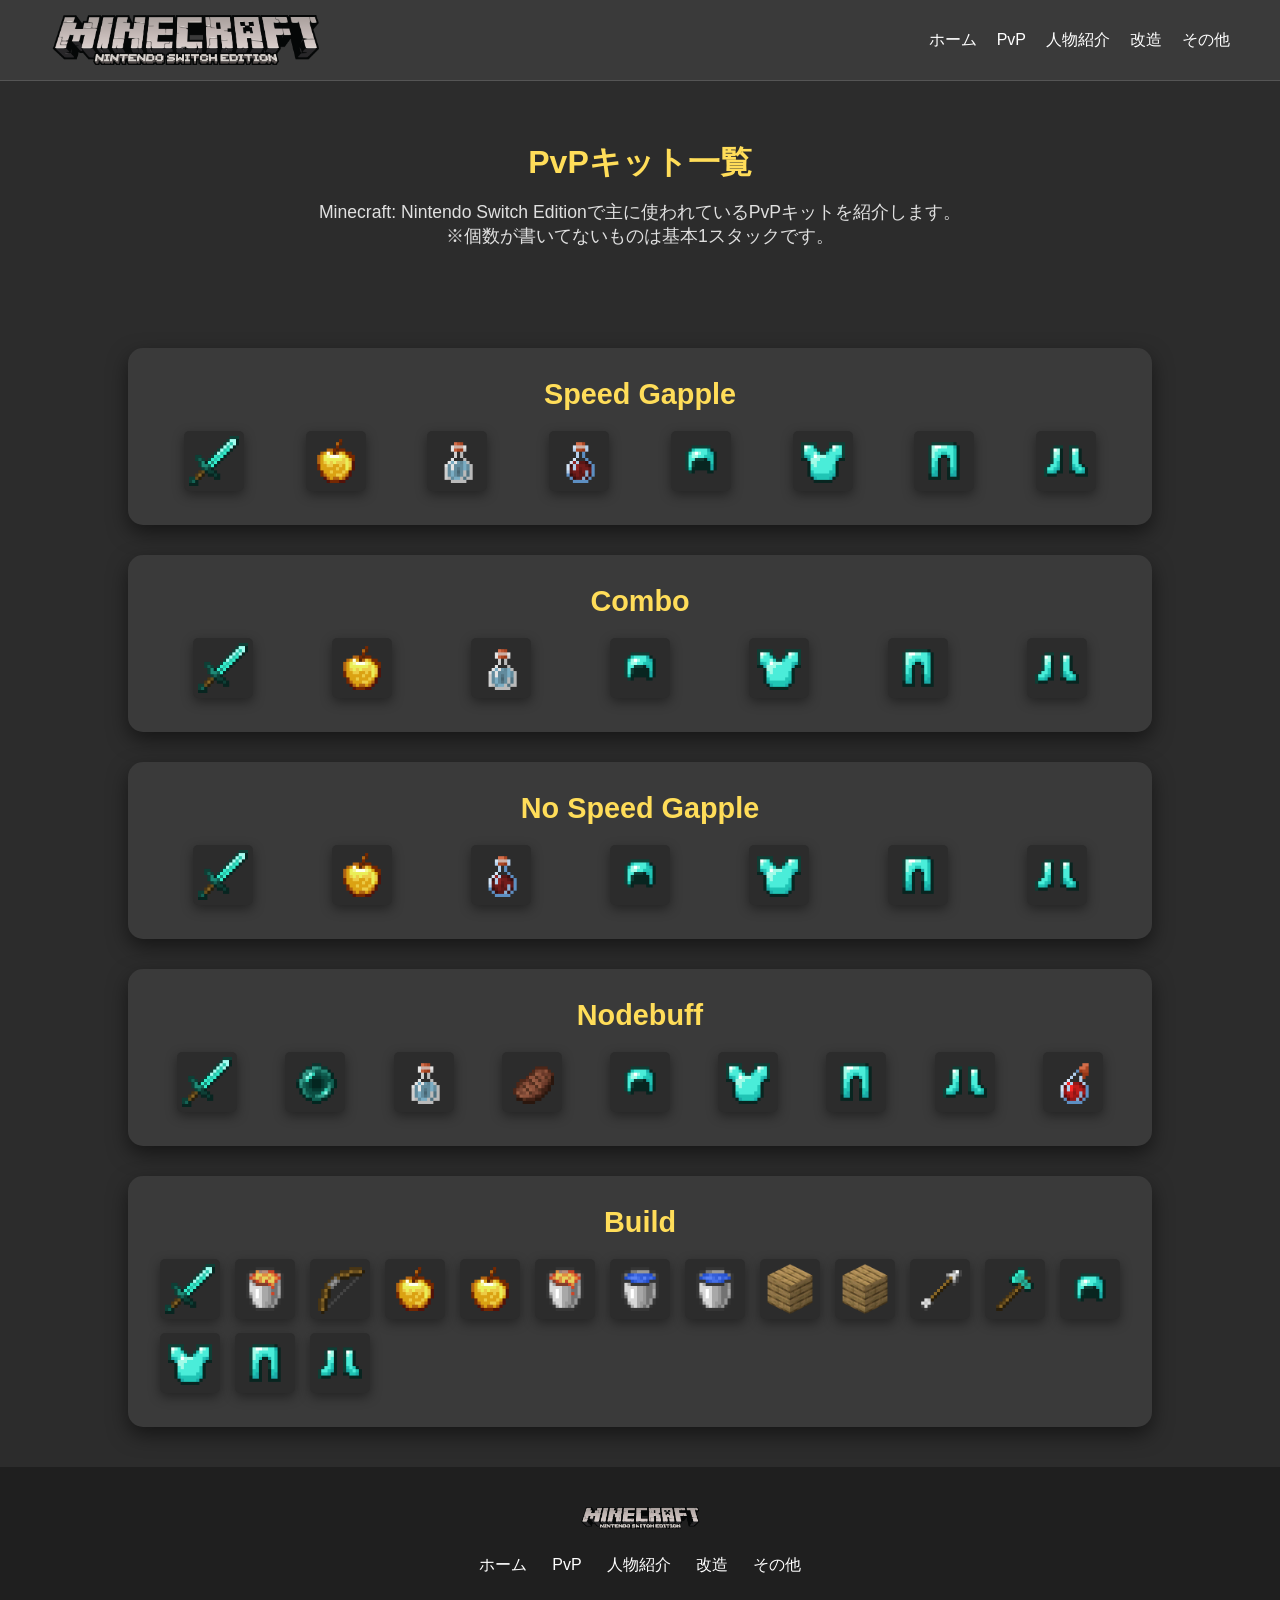
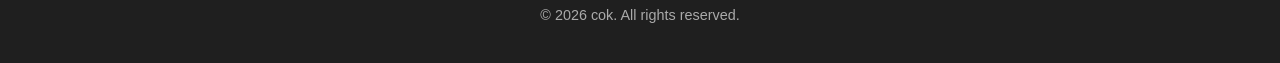
<file: pvp/kit.html>
<!DOCTYPE html>
<html lang="ja">
<head>
  <meta charset="UTF-8">
  <meta name="viewport" content="width=device-width, initial-scale=1.0">
  <meta property="og:url" content="https://ignseed.github.io/Minecraft-Nintendo-Switch-Edition/kit.html">
  <meta property="og:title" content="Minecraft: Nintendo Switch Edition - PvP Kit">
  <meta property="og:description" content="Minecraft: Nintendo Switch EditionのPvPキットについて紹介しているサイトです。">
  <meta property="og:image" content="https://ignseed.github.io/Minecraft-Nintendo-Switch-Edition/images/Minecraft%20Nintendo%20Switch%20Edition.png">
  <meta property="og:type" content="website">
  <meta property="og:locale" content="ja_JP">
  <meta property="og:site_name" content="Id">
  <title>Minecraft: Nintendo Switch Edition - PvP Kit</title>
  <link rel="stylesheet" href="../css/pvp/kit.css">
  <link rel="shortcut icon" href="../images/logo.ico">
</head>
<body>
<header>
  <div class="logo">
    <a href="https://techn0cok1qq.github.io/MCSW-website/index.html"><img src="../images/Minecraft-Nintendo-Switch-Edition-logo.png" alt="Minecraft: Nintendo Switch Edition"></a>
  </div>
  <nav>
    <ul>
      <li><a href="../index.html">ホーム</a></li>
      <li><a href="../pvp.html">PvP</a></li>
      <li><a href="../person.html">人物紹介</a></li>
      <li><a href="../hack.html">改造</a></li>
      <li><a href="../other.html">その他</a></li>
    </ul>
  </nav>
</header>
<main>
  <section class="page-title">
    <h2>PvPキット一覧</h2>
    <p>Minecraft: Nintendo Switch Editionで主に使われているPvPキットを紹介します。<br>
        ※個数が書いてないものは基本1スタックです。
    </p>
  </section>
  <section class="kits">
    <div class="kit-box">
      <h3>Speed Gapple</h3>
      <div class="kit-items">
        <div class="item">
          <img src="../images/items/diamond_sword.png" alt="ダイヤモンドの剣">
          <span class="tooltip">鋭さⅤ + 消滅の呪いⅠ</span>
        </div>
        <div class="item">
          <img src="../images/items/apple_golden.png" alt="エンチャントされた金リンゴ">
          <span class="tooltip">上位金リンゴ + 消滅の呪いⅠ</span>
        </div>
        <div class="item">
          <img src="../images/items/Potion_of_Swiftness.png" alt="スピードのポーション">
          <span class="tooltip">スピードⅡ + 消滅の呪いⅠ</span>
        </div>
        <div class="item">
          <img src="../images/items/PotionOfStrength.png" alt="力のポーション">
          <span class="tooltip">力Ⅱ + 消滅の呪いⅠ</span>
        </div>
        <div class="item">
          <img src="../images/items/diamond_helmet.png" alt="ダイヤモンドの兜">
          <span class="tooltip">防護Ⅳ + 消滅の呪いⅠ</span>
        </div>
        <div class="item">
          <img src="../images/items/diamond_chestplate.png" alt="ダイヤモンドの胸当て">
          <span class="tooltip">防護Ⅳ + 消滅の呪いⅠ</span>
        </div>
        <div class="item">
          <img src="../images/items/diamond_leggings.png" alt="ダイヤモンドの脚甲">
          <span class="tooltip">防護Ⅳ + 消滅の呪いⅠ</span>
        </div>
        <div class="item">
          <img src="../images/items/diamond_boots.png" alt="ダイヤモンドのブーツ">
          <span class="tooltip">防護Ⅳ + 消滅の呪いⅠ</span>
        </div>
      </div>
    </div>
    <div class="kit-box">
      <h3>Combo</h3>
      <div class="kit-items">
        <div class="item">
          <img src="../images/items/diamond_sword.png" alt="ダイヤモンドの剣">
          <span class="tooltip">鋭さⅤ + 消滅の呪いⅠ</span>
        </div>
        <div class="item">
          <img src="../images/items/apple_golden.png" alt="エンチャントされた金リンゴ">
          <span class="tooltip">上位金リンゴ + 消滅の呪いⅠ</span>
        </div>
        <div class="item">
          <img src="../images/items/Potion_of_Swiftness.png" alt="スピードのポーション">
          <span class="tooltip">スピードⅡ + 消滅の呪いⅠ</span>
        </div>
        <div class="item">
          <img src="../images/items/diamond_helmet.png" alt="ダイヤモンドの兜">
          <span class="tooltip">防護Ⅳ + 消滅の呪いⅠ</span>
        </div>
        <div class="item">
          <img src="../images/items/diamond_chestplate.png" alt="ダイヤモンドの胸当て">
          <span class="tooltip">防護Ⅳ + 消滅の呪いⅠ</span>
        </div>
        <div class="item">
          <img src="../images/items/diamond_leggings.png" alt="ダイヤモンドの脚甲">
          <span class="tooltip">防護Ⅳ + 消滅の呪いⅠ</span>
        </div>
        <div class="item">
          <img src="../images/items/diamond_boots.png" alt="ダイヤモンドのブーツ">
          <span class="tooltip">防護Ⅳ + 消滅の呪いⅠ</span>
        </div>
      </div>
    </div>
    <div class="kit-box">
      <h3>No Speed Gapple</h3>
      <div class="kit-items">
        <div class="item">
          <img src="../images/items/diamond_sword.png" alt="ダイヤモンドの剣">
          <span class="tooltip">鋭さⅤ + 消滅の呪いⅠ</span>
        </div>
        <div class="item">
          <img src="../images/items/apple_golden.png" alt="エンチャントされた金リンゴ">
          <span class="tooltip">上位金リンゴ + 消滅の呪いⅠ</span>
        </div>
        <div class="item">
          <img src="../images/items/PotionOfStrength.png" alt="力のポーション">
          <span class="tooltip">力Ⅱ + 消滅の呪いⅠ</span>
        </div>
        <div class="item">
          <img src="../images/items/diamond_helmet.png" alt="ダイヤモンドの兜">
          <span class="tooltip">防護Ⅳ + 消滅の呪いⅠ</span>
        </div>
        <div class="item">
          <img src="../images/items/diamond_chestplate.png" alt="ダイヤモンドの胸当て">
          <span class="tooltip">防護Ⅳ + 消滅の呪いⅠ</span>
        </div>
        <div class="item">
          <img src="../images/items/diamond_leggings.png" alt="ダイヤモンドの脚甲">
          <span class="tooltip">防護Ⅳ + 消滅の呪いⅠ</span>
        </div>
        <div class="item">
          <img src="../images/items/diamond_boots.png" alt="ダイヤモンドのブーツ">
          <span class="tooltip">防護Ⅳ + 消滅の呪いⅠ</span>
        </div>
      </div>
    </div>
    <div class="kit-box">
      <h3>Nodebuff</h3>
      <div class="kit-items">
        <div class="item">
          <img src="../images/items/diamond_sword.png" alt="ダイヤモンドの剣">
          <span class="tooltip">鋭さⅤ + 消滅の呪いⅠ</span>
        </div>
        <div class="item">
          <img src="../images/items/ender_pearl.png" alt="エンダーパール">
          <span class="tooltip">16個 + 消滅の呪いⅠ</span>
        </div>
        <div class="item">
          <img src="../images/items/Potion_of_Swiftness.png" alt="スピードのポーション">
          <span class="tooltip">スピードⅠ + 消滅の呪いⅠ</span>
        </div>
        <div class="item">
          <img src="../images/items/beef_cooked.png" alt="ステーキ">
          <span class="tooltip">消滅の呪いⅠ</span>
        </div>
        <div class="item">
          <img src="../images/items/diamond_helmet.png" alt="ダイヤモンドの兜">
          <span class="tooltip">防護Ⅳ + 消滅の呪いⅠ</span>
        </div>
        <div class="item">
          <img src="../images/items/diamond_chestplate.png" alt="ダイヤモンドの胸当て">
          <span class="tooltip">防護Ⅳ + 消滅の呪いⅠ</span>
        </div>
        <div class="item">
          <img src="../images/items/diamond_leggings.png" alt="ダイヤモンドの脚甲">
          <span class="tooltip">防護Ⅳ + 消滅の呪いⅠ</span>
        </div>
        <div class="item">
          <img src="../images/items/diamond_boots.png" alt="ダイヤモンドのブーツ">
          <span class="tooltip">防護Ⅳ + 消滅の呪いⅠ</span>
        </div>
        <div class="item">
          <img src="../images/items/Splash_Potion_of_Healing.png" alt="回復のスプラッシュポーション">
          <span class="tooltip">回復Ⅱ + 32個 + 消滅の呪いⅠ</span>
        </div>
      </div>
    </div>
    <div class="kit-box">
      <h3>Build</h3>
      <div class="kit-items">
        <div class="item">
          <img src="../images/items/diamond_sword.png" alt="ダイヤモンドの剣">
          <span class="tooltip">鋭さⅤ + 消滅の呪いⅠ</span>
        </div>
        <div class="item">
          <img src="../images/items/bucket_lava.png" alt="溶岩バケツ">
          <span class="tooltip">1個</span>
        </div>
        <div class="item">
          <img src="../images/items/bow_standby.png" alt="弓">
          <span class="tooltip">パワーⅠ + 消滅の呪いⅠ</span>
        </div>
        <div class="item">
          <img src="../images/items/apple_golden.png" alt="金のリンゴ">
          <span class="tooltip">金のリンゴ + 6個</span>
        </div>
        <div class="item">
          <img src="../images/items/apple_golden.png" alt="金のリンゴ">
          <span class="tooltip">Golden Head + 3個</span>
        </div>
        <div class="item">
          <img src="../images/items/bucket_lava.png" alt="溶岩バケツ">
          <span class="tooltip">1個</span>
        </div>
        <div class="item">
          <img src="../images/items/bucket_water.png" alt="水バケツ">
          <span class="tooltip">1個</span>
        </div>
        <div class="item">
          <img src="../images/items/bucket_water.png" alt="水バケツ">
          <span class="tooltip">1個</span>
        </div>
        <div class="item">
          <img src="../images/items/planks_oak.png" alt="樫の木の板">
          <span class="tooltip">1スタック</span>
        </div>
        <div class="item">
          <img src="../images/items/planks_oak.png" alt="樫の木の板">
          <span class="tooltip">1スタック</span>
        </div>
        <div class="item">
          <img src="../images/items/arrow.png" alt="矢">
          <span class="tooltip">32個</span>
        </div>
        <div class="item">
          <img src="../images/items/diamond_axe.png" alt="ダイヤモンドの斧">
          <span class="tooltip">消滅の呪いⅠ</span>
        </div>
        <div class="item">
          <img src="../images/items/diamond_helmet.png" alt="ダイヤモンドの兜">
          <span class="tooltip">防護Ⅳ + 消滅の呪いⅠ</span>
        </div>
        <div class="item">
          <img src="../images/items/diamond_chestplate.png" alt="ダイヤモンドの胸当て">
          <span class="tooltip">防護Ⅳ + 消滅の呪いⅠ</span>
        </div>
        <div class="item">
          <img src="../images/items/diamond_leggings.png" alt="ダイヤモンドの脚甲">
          <span class="tooltip">防護Ⅳ + 消滅の呪いⅠ</span>
        </div>
        <div class="item">
          <img src="../images/items/diamond_boots.png" alt="ダイヤモンドのブーツ">
          <span class="tooltip">防護Ⅳ + 消滅の呪いⅠ</span>
        </div>
      </div>
    </div>
  </section>
</main>
<footer>
  <div class="footer-content">
    <div class="footer-logo">
      <img src="../images/Minecraft-Nintendo-Switch-Edition-logo.png" alt="Minecraft Logo">
    </div>
    <nav class="footer-nav">
      <ul>
        <li><a href="../index.html">ホーム</a></li>
        <li><a href="../pvp.html">PvP</a></li>
        <li><a href="../person.html">人物紹介</a></li>
        <li><a href="../hack.html">改造</a></li>
        <li><a href="../other.html">その他</a></li>
      </ul>
    </nav>
    <p class="footer-copy">&copy; 2026 cok. All rights reserved.</p>
  </div>
</footer>
<script src="../js/pvp-tooltip.js"></script>
</body>
</html>
</file>
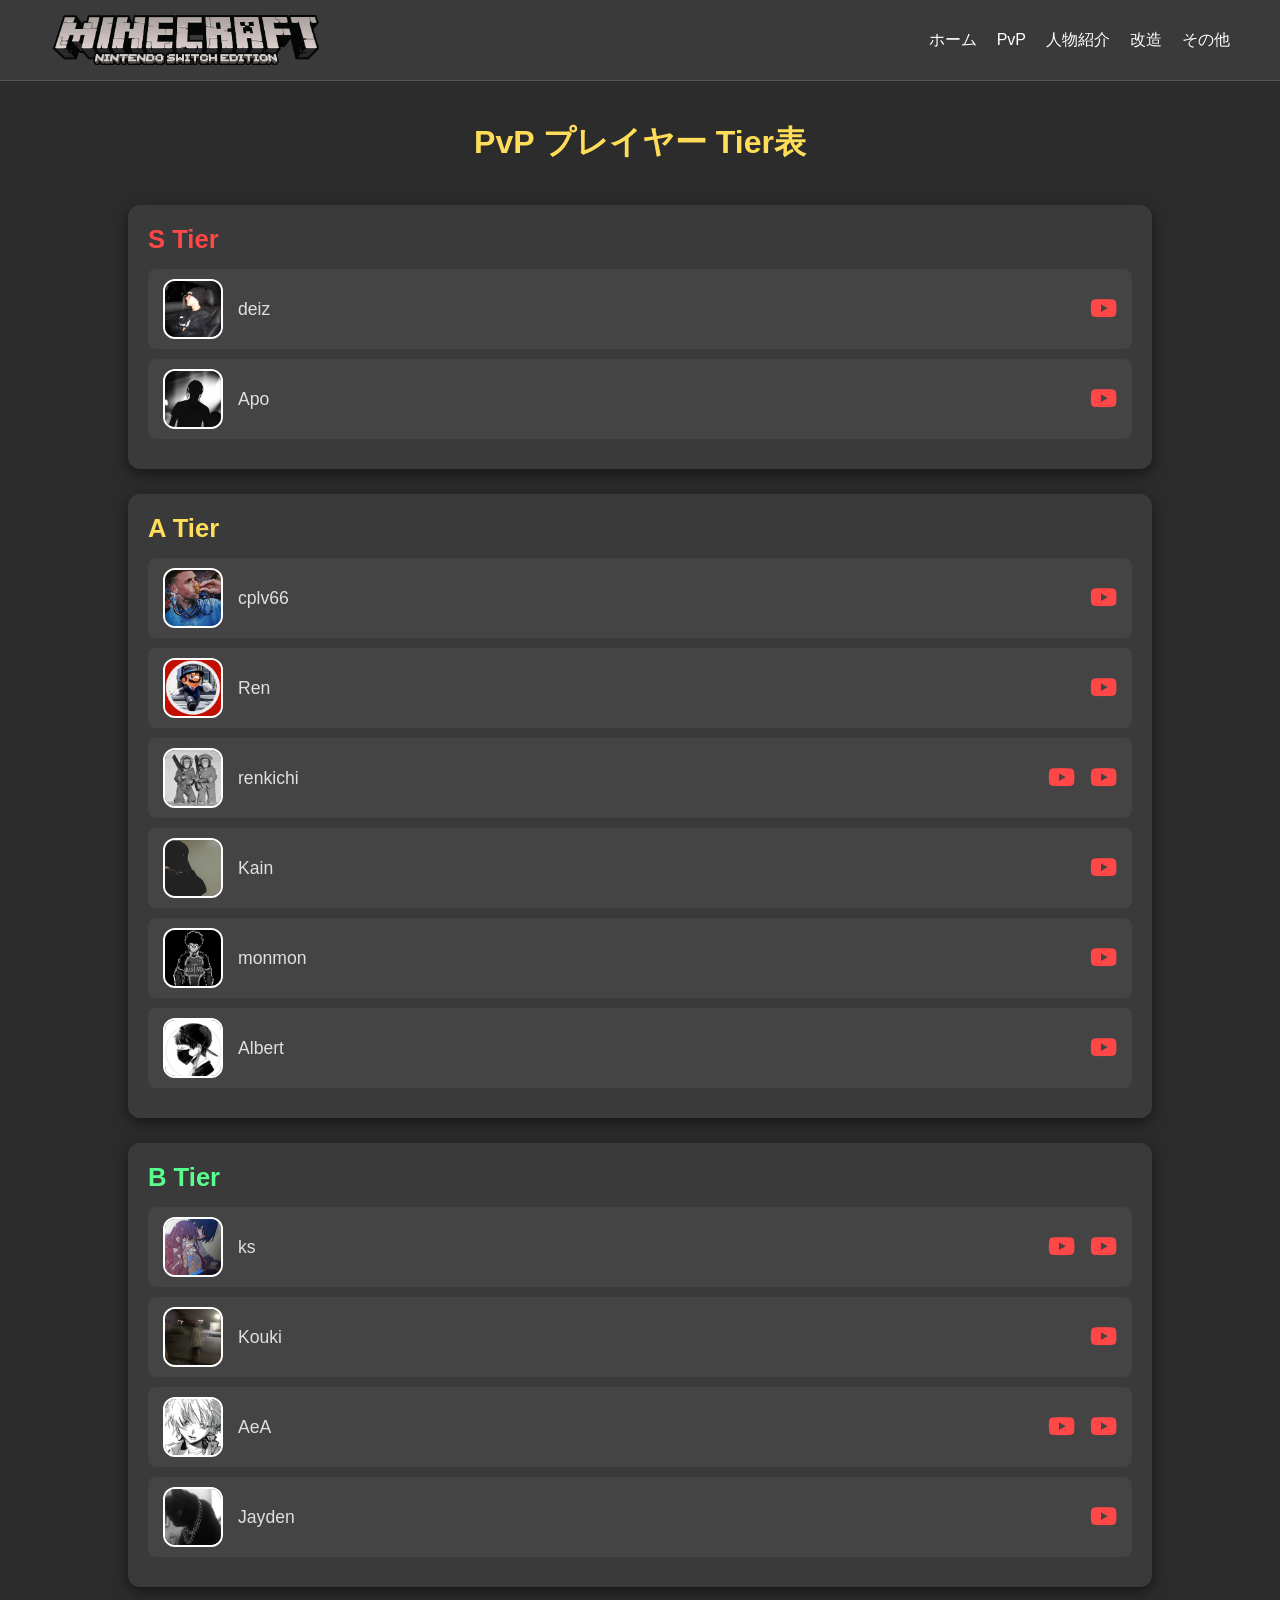
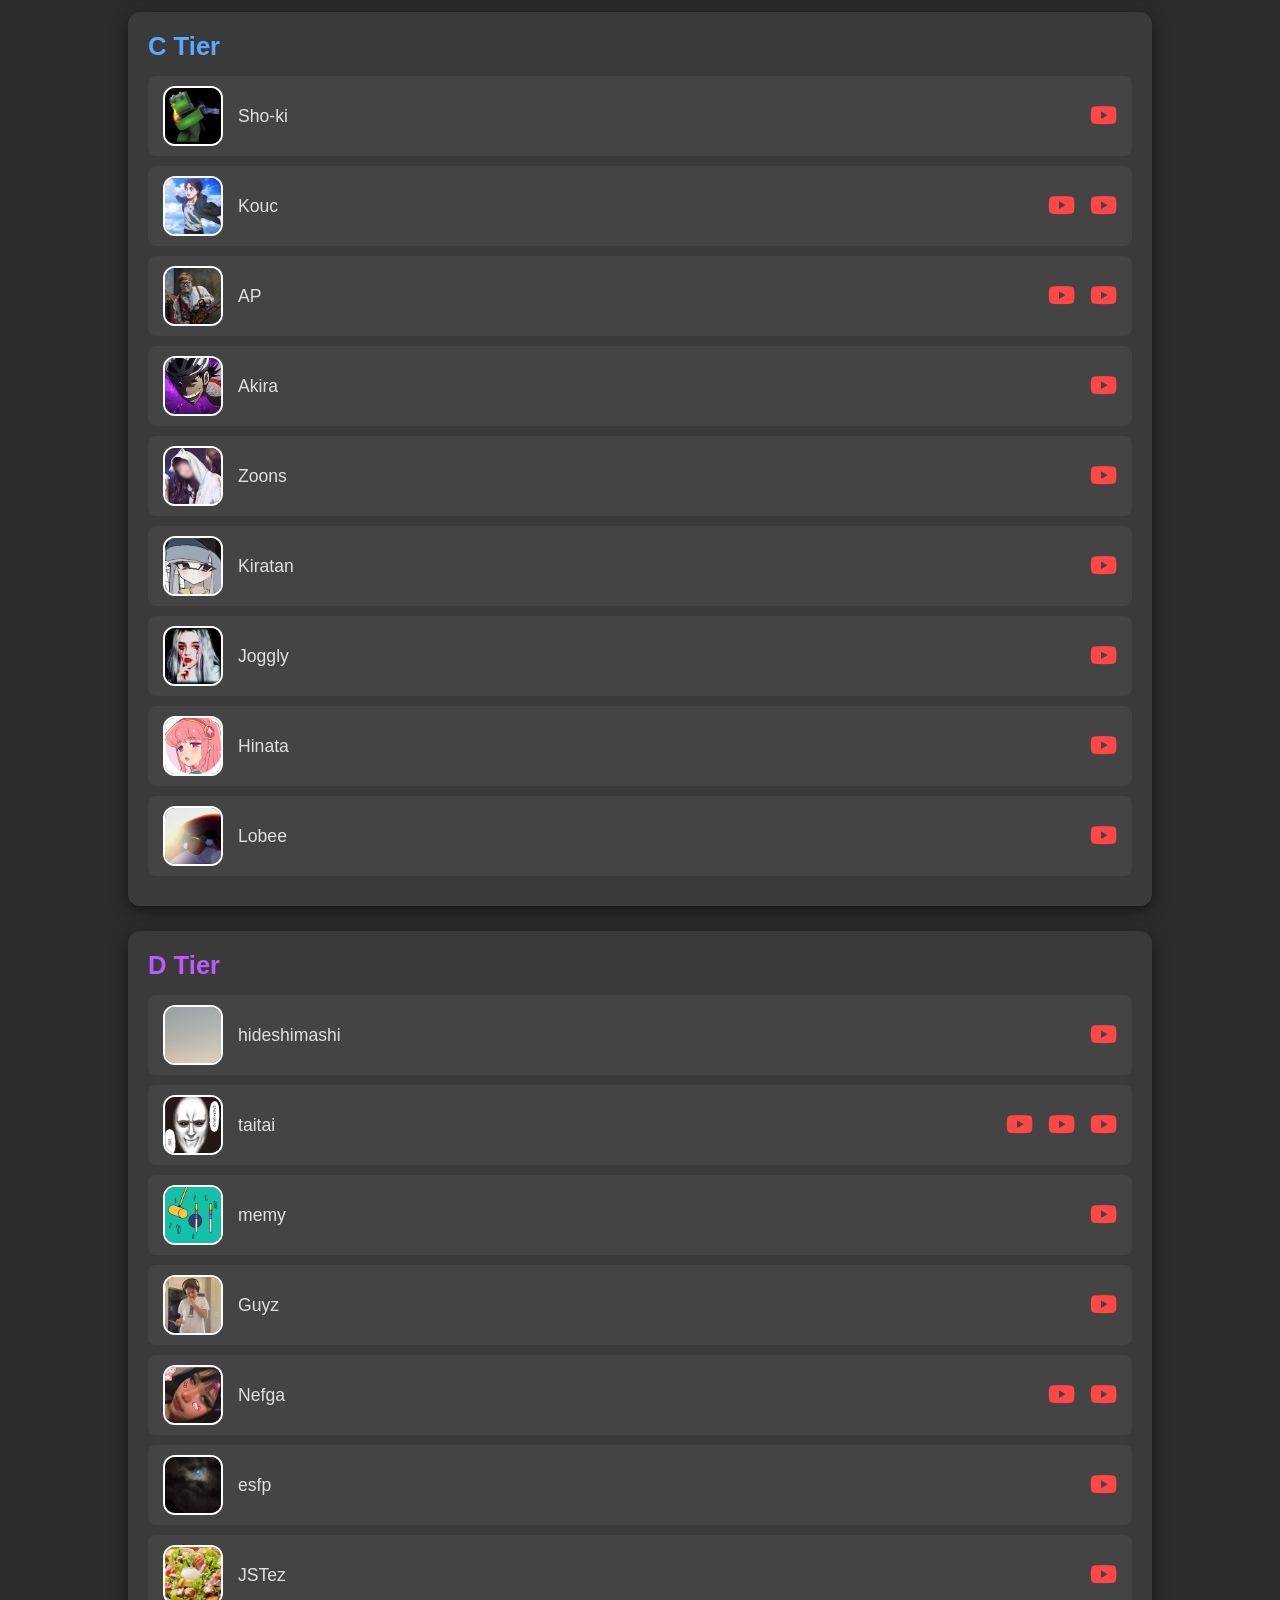
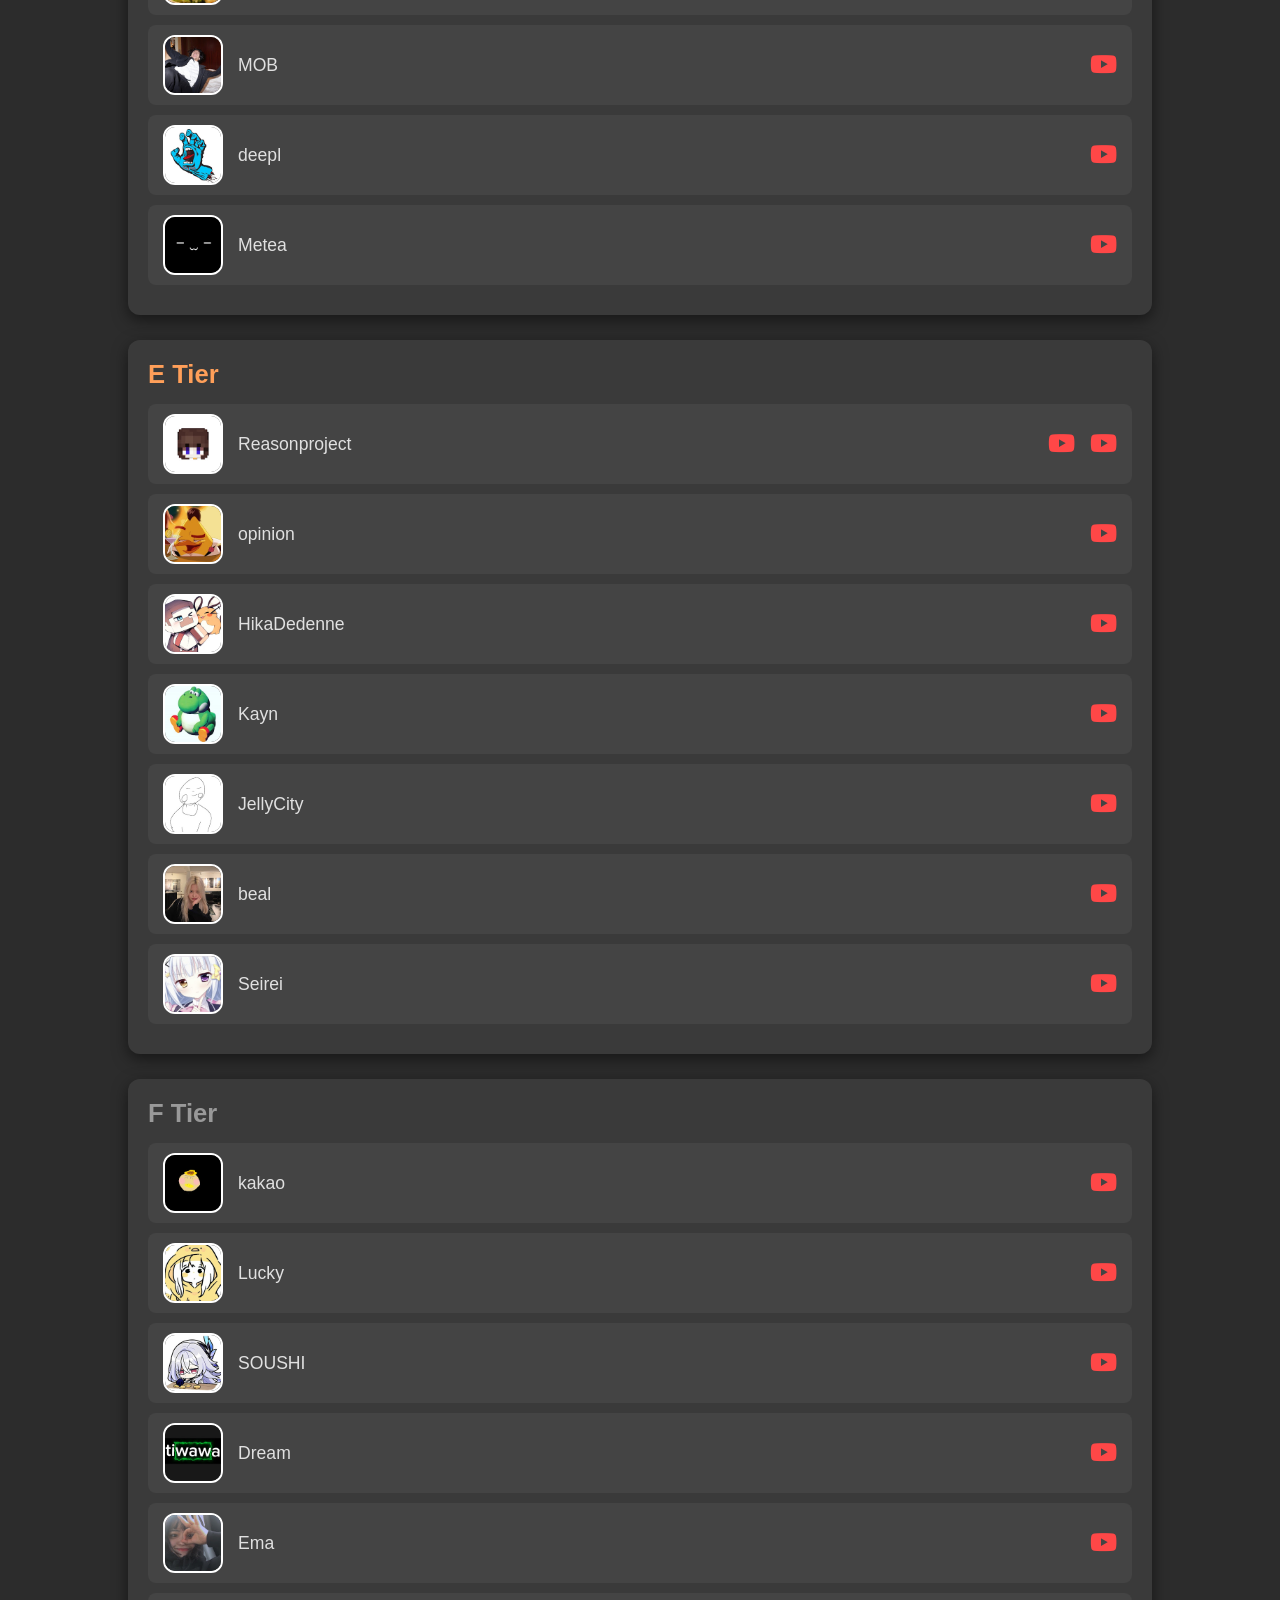
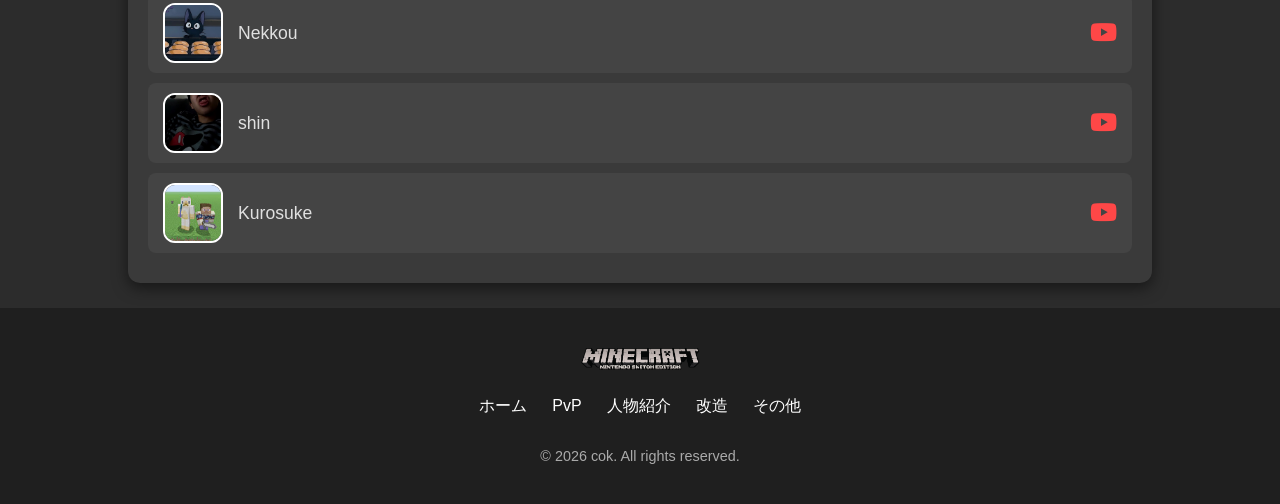
<file: pvp/tier.html>
<!DOCTYPE html>
<html lang="ja">
<head>
  <meta charset="UTF-8">
  <meta name="viewport" content="width=device-width, initial-scale=1.0">
  <meta property="og:url" content="https://ignseed.github.io/Minecraft-Nintendo-Switch-Edition/pvp/tier.html">
  <meta property="og:title" content="Minecraft: Nintendo Switch Edition - Tier">
  <meta property="og:description" content="Minecraft: Nintendo Switch EditionのPvPプレイヤーのTier表を載せているサイトです。">
  <meta property="og:image" content="https://ignseed.github.io/Minecraft-Nintendo-Switch-Edition/images/Minecraft%20Nintendo%20Switch%20Edition.png">
  <meta property="og:type" content="website">
  <meta property="og:locale" content="ja_JP">
  <meta property="og:site_name" content="Id">
  <title>Minecraft: Nintendo Switch Edition - Tier</title>
  <link rel="stylesheet" href="https://cdnjs.cloudflare.com/ajax/libs/font-awesome/6.5.0/css/all.min.css">
  <link rel="stylesheet" href="../css/pvp/tier.css">
  <link rel="shortcut icon" href="../images/logo.ico">
</head>
<body>
<header>
  <div class="logo">
    <a href="https://techn0cok1qq.github.io/MCSW-website/index.html"><img src="../images/Minecraft-Nintendo-Switch-Edition-logo.png" alt="Minecraft: Nintendo Switch Edition"></a>
  </div>
  <nav>
    <ul>
      <li><a href="../index.html">ホーム</a></li>
      <li><a href="../pvp.html">PvP</a></li>
      <li><a href="../person.html">人物紹介</a></li>
      <li><a href="../hack.html">改造</a></li>
      <li><a href="../other.html">その他</a></li>
    </ul>
  </nav>
</header>
<main>
  <h1 class="tier-heading">PvP プレイヤー Tier表</h1>
<section class="tier-box s-rank">
  <h2>S Tier</h2>
  <div class="player">
    <img src="../images/pvp/Tier/deiz.png" alt="deiz">
    <span>deiz</span>
    <a href="https://www.youtube.com/channel/UCW440AEX8YCS-okfEtvEIgQ" target="_blank" class="yt-link">
      <i class="fab fa-youtube"></i>
    </a>
  </div>
  <div class="player">
    <img src="../images/pvp/Tier/Apo.png" alt="Apo">
    <span>Apo</span>
    <a href="https://www.youtube.com/channel/UCJm4xePPfo38lQJF-felC_A" target="_blank" class="yt-link">
      <i class="fab fa-youtube"></i>
    </a>
  </div>
</section>
<section class="tier-box a-rank">
  <h2>A Tier</h2>
  <div class="player">
    <img src="../images/pvp/Tier/cplv66.png" alt="cplv66">
    <span>cplv66</span>
    <a href="https://www.youtube.com/channel/UC3lQet1LkPDNb56QlMYAl4Q" target="_blank" class="yt-link">
      <i class="fab fa-youtube"></i>
    </a>
  </div>
  <div class="player">
    <img src="../images/pvp/Tier/Ren.png" alt="Ren">
    <span>Ren</span>
    <a href="https://www.youtube.com/channel/UCrBwliEaM9rp9aRbf9ZRodQ" target="_blank" class="yt-link">
      <i class="fab fa-youtube"></i>
    </a>
  </div>
  <div class="player">
    <img src="../images/pvp/Tier/renkichi.png" alt="renkichi">
    <span>renkichi</span>
    <a href="https://www.youtube.com/channel/UCPZ5glhaYd6NLKWawmn7pMA" target="_blank" class="yt-link">
      <i class="fab fa-youtube"></i>
    </a>
    <a href="https://www.youtube.com/channel/UCo4NbcUIng5IWVOugoSH1NQ" target="_blank" class="yt-link">
      <i class="fab fa-youtube"></i>
    </a>
  </div>
   <div class="player">
    <img src="../images/pvp/Tier/Kain.png" alt="Kain">
    <span>Kain</span>
    <a href="https://www.youtube.com/channel/UC2CIftNHzAmZsCZXcnQrAQQ" target="_blank" class="yt-link">
      <i class="fab fa-youtube"></i>
    </a>
  </div>
  <div class="player">
    <img src="../images/pvp/Tier/monmon.png" alt="monmon">
    <span>monmon</span>
    <a href="https://www.youtube.com/channel/UC2p4skxKSVxYdMaGw5Dw5ww" target="_blank" class="yt-link">
      <i class="fab fa-youtube"></i>
    </a>
  </div>
  <div class="player">
    <img src="../images/pvp/Tier/Albert.png" alt="Albert">
    <span>Albert</span>
    <a href="https://www.youtube.com/channel/UCA_xSm8_DPfQI7Z7_W7M9mQ" target="_blank" class="yt-link">
      <i class="fab fa-youtube"></i>
    </a>
  </div>
</section>
<section class="tier-box b-rank">
  <h2>B Tier</h2>
  <div class="player">
    <img src="../images/pvp/Tier/ks.png" alt="ks">
    <span>ks</span>
    <a href="https://www.youtube.com/channel/UC4cxWOpcxd8gdoKBCBTy97Q" target="_blank" class="yt-link">
      <i class="fab fa-youtube"></i>
    </a>
    <a href="https://www.youtube.com/channel/UCCD9E04Q8nqa9nQYQyLfOSg" target="_blank" class="yt-link">
      <i class="fab fa-youtube"></i>
    </a>
  </div>
  <div class="player">
    <img src="../images/pvp/Tier/kouki.png" alt="kouki">
    <span>Kouki</span>
    <a href="https://www.youtube.com/channel/UC9dQ3B-FEtnqilnqc-ZVByA" target="_blank" class="yt-link">
      <i class="fab fa-youtube"></i>
    </a>
  </div>
  <div class="player">
    <img src="../images/pvp/Tier/AeA.png" alt="AeA">
    <span>AeA</span>
    <a href="https://www.youtube.com/channel/UCxGabnQTznH1tP2qJ8-mK5g" target="_blank" class="yt-link">
      <i class="fab fa-youtube"></i>
    </a>
    <a href="https://www.youtube.com/channel/UChCZW5_VHZe3_Tq6X3JdoVQ" target="_blank" class="yt-link">
      <i class="fab fa-youtube"></i>
    </a>
  </div>
  <div class="player">
    <img src="../images/pvp/Tier/Jayden.png" alt="Jayden">
    <span>Jayden</span>
    <a href="https://www.youtube.com/channel/UCmS2wJmD1AQ1vQTM8OBBe0g" target="_blank" class="yt-link">
      <i class="fab fa-youtube"></i>
    </a>
  </div>
</section>
<section class="tier-box c-rank">
  <h2>C Tier</h2>
  <div class="player">
    <img src="../images/pvp/Tier/Sho-ki.png" alt="Sho-ki">
    <span>Sho-ki</span>
    <a href="https://www.youtube.com/channel/UCaytwjiNyHhydqQr3qbUstA" target="_blank" class="yt-link">
      <i class="fab fa-youtube"></i>
    </a>
  </div>
  <div class="player">
    <img src="../images/pvp/Tier/Kouc.png" alt="Kouc">
    <span>Kouc</span>
    <a href="https://www.youtube.com/channel/UCPPlQr78vL9PpliFX4uqSvA" target="_blank" class="yt-link">
      <i class="fab fa-youtube"></i>
    </a>
    <a href="https://www.youtube.com/channel/UCR3gZwBUrte6zroEuk3ErOQ" target="_blank" class="yt-link">
      <i class="fab fa-youtube"></i>
    </a>
  </div>
  <div class="player">
    <img src="../images/pvp/Tier/AP.png" alt="AP">
    <span>AP</span>
    <a href="https://www.youtube.com/channel/UCj5tU-KfIgTLErU3MA0HouQ" target="_blank" class="yt-link">
      <i class="fab fa-youtube"></i>
    </a>
    <a href="https://www.youtube.com/channel/UCSXolZ41lYLthlCT437Kpbw" target="_blank" class="yt-link">
      <i class="fab fa-youtube"></i>
    </a>
  </div>
  <div class="player">
    <img src="../images/pvp/Tier/Akira.png" alt="Akira">
    <span>Akira</span>
    <a href="https://www.youtube.com/channel/UC4vMwvNhhh9KM1in1pUV1EQ" target="_blank" class="yt-link">
      <i class="fab fa-youtube"></i>
    </a>
  </div>
  <div class="player">
    <img src="../images/pvp/Tier/Zoons.png" alt="Zoons">
    <span>Zoons</span>
    <a href="https://www.youtube.com/channel/UCyo0qDtKrrg2eZYgvPh-QBg" target="_blank" class="yt-link">
      <i class="fab fa-youtube"></i>
    </a>
  </div>
  <div class="player">
    <img src="../images/pvp/Tier/Kiratan.png" alt="Kiratan">
    <span>Kiratan</span>
    <a href="https://www.youtube.com/channel/UC6YpccyLVSH9Q0VxHFvtWWA" target="_blank" class="yt-link">
      <i class="fab fa-youtube"></i>
    </a>
  </div>
  <div class="player">
    <img src="../images/pvp/Tier/Joggly.png" alt="Joggly">
    <span>Joggly</span>
    <a href="https://www.youtube.com/channel/UCqs94lr28Da-tNeQoXOQDIg" target="_blank" class="yt-link">
      <i class="fab fa-youtube"></i>
    </a>
  </div>
  <div class="player">
    <img src="../images/pvp/Tier/Hinata.png" alt="Hinata">
    <span>Hinata</span>
    <a href="https://www.youtube.com/channel/UCHlLBvlKF3-TNQ74YGEzEvA" target="_blank" class="yt-link">
      <i class="fab fa-youtube"></i>
    </a>
  </div>
  <div class="player">
    <img src="../images/pvp/Tier/Lobee.png" alt="Lobee">
    <span>Lobee</span>
    <a href="https://www.youtube.com/channel/UCzz7kqKVlZH_ou-goVAGgxQ" target="_blank" class="yt-link">
      <i class="fab fa-youtube"></i>
    </a>
  </div>
</section>
<section class="tier-box d-rank">
  <h2>D Tier</h2>
  <div class="player">
    <img src="../images/pvp/Tier/hideshimashi.png" alt="hideshimashi">
    <span>hideshimashi</span>
    <a href="https://www.youtube.com/channel/UCHTDf7jeAi8_edpRxUi8N-Q" target="_blank" class="yt-link">
      <i class="fab fa-youtube"></i>
    </a>
  </div>
  <div class="player">
    <img src="../images/pvp/Tier/taitai.png" alt="taitai">
    <span>taitai</span>
    <a href="https://www.youtube.com/channel/UCCxzjKKtdW9gBa4GcFvRmzQ" target="_blank" class="yt-link">
      <i class="fab fa-youtube"></i>
    </a>
    <a href="https://www.youtube.com/channel/UCkD15dOk0BT1uexxzGTVX4w" target="_blank" class="yt-link">
      <i class="fab fa-youtube"></i>
    </a>
    <a href="https://www.youtube.com/channel/UCp_By3DXGC8JPTrYejWfIzA" target="_blank" class="yt-link">
      <i class="fab fa-youtube"></i>
    </a>
  </div>
  <div class="player">
    <img src="../images/pvp/Tier/memy.png" alt="memy">
    <span>memy</span>
    <a href="https://www.youtube.com/channel/UCIkCAMIb9ks4mfegk8UtevQ" target="_blank" class="yt-link">
      <i class="fab fa-youtube"></i>
    </a>
  </div>
  <div class="player">
    <img src="../images/pvp/Tier/Guyz.png" alt="Guyz">
    <span>Guyz</span>
    <a href="https://www.youtube.com/channel/UC0nk8V3VxGTFrReW5QRRCsA" target="_blank" class="yt-link">
      <i class="fab fa-youtube"></i>
    </a>
  </div>
  <div class="player">
    <img src="../images/pvp/Tier/Nefga.png" alt="Nefga">
    <span>Nefga</span>
    <a href="https://www.youtube.com/channel/UCYxv4OfaqtsdVRNSaDRwQkQ" target="_blank" class="yt-link">
      <i class="fab fa-youtube"></i>
    </a>
    <a href="https://www.youtube.com/channel/UCyXz3YHHVIZP9luzxzHZ8dw" target="_blank" class="yt-link">
      <i class="fab fa-youtube"></i>
    </a>
  </div>
  <div class="player">
    <img src="../images/pvp/Tier/esfp.png" alt="esfp">
    <span>esfp</span>
    <a href="https://www.youtube.com/channel/UCYgE9PRWCe2XwgpZvdWJ81g" target="_blank" class="yt-link">
      <i class="fab fa-youtube"></i>
    </a>
  </div>
  <div class="player">
    <img src="../images/pvp/Tier/JSTez.png" alt="JSTez">
    <span>JSTez</span>
    <a href="https://www.youtube.com/channel/UCH_r8Ku2Qa86VkJuu1kmfdw" target="_blank" class="yt-link">
      <i class="fab fa-youtube"></i>
    </a>
  </div>
  <div class="player">
    <img src="../images/pvp/Tier/MOB.png" alt="MOB">
    <span>MOB</span>
    <a href="https://www.youtube.com/channel/UCXUW15fva4DoWMfF8zclDhA" target="_blank" class="yt-link">
      <i class="fab fa-youtube"></i>
    </a>
  </div>
  <div class="player">
    <img src="../images/pvp/Tier/deepl.png" alt="deepl">
    <span>deepl</span>
    <a href="https://www.youtube.com/channel/UC6AUa43WS3OPQ6Hjy-aCqhA" target="_blank" class="yt-link">
      <i class="fab fa-youtube"></i>
    </a>
  </div>
  <div class="player">
    <img src="../images/pvp/Tier/Metea.png" alt="Metea">
    <span>Metea</span>
    <a href="https://www.youtube.com/channel/UCxDuOD-86kqfv2yS8KrY_pw" target="_blank" class="yt-link">
      <i class="fab fa-youtube"></i>
    </a>
  </div>
</section>
<section class="tier-box e-rank">
  <h2>E Tier</h2>
  <div class="player">
    <img src="../images/pvp/Tier/Reasonproject.png" alt="Reasonproject">
    <span>Reasonproject</span>
    <a href="https://www.youtube.com/channel/UC-wqzLokr7dgjlcI41aHW2w" target="_blank" class="yt-link">
      <i class="fab fa-youtube"></i>
    </a>
    <a href="https://www.youtube.com/channel/UCBF8PBDK5-Wairfy2t-_l7g" target="_blank" class="yt-link">
      <i class="fab fa-youtube"></i>
    </a>
  </div>
  <div class="player">
    <img src="../images/pvp/Tier/opinion.png" alt="opinion">
    <span>opinion</span>
    <a href="https://www.youtube.com/channel/UCELOqPsQoXFf6ncJdVQmw8w" target="_blank" class="yt-link">
      <i class="fab fa-youtube"></i>
    </a>
  </div>
  <div class="player">
    <img src="../images/pvp/Tier/HikaDedenne.png" alt="HikaDedenne">
    <span>HikaDedenne</span>
    <a href="https://www.youtube.com/channel/UCqSJf461zxzmAjxuxDmJkMQ" target="_blank" class="yt-link">
      <i class="fab fa-youtube"></i>
    </a>
  </div>
  <div class="player">
    <img src="../images/pvp/Tier/Kayn.png" alt="Kayn">
    <span>Kayn</span>
    <a href="https://www.youtube.com/channel/UCYYkDfkJj_srMUYzP8zVW2g" target="_blank" class="yt-link">
      <i class="fab fa-youtube"></i>
    </a>
  </div>
  <div class="player">
    <img src="../images/pvp/Tier/JellyCity.png" alt="JellyCity">
    <span>JellyCity</span>
    <a href="https://www.youtube.com/channel/UCC12Ynln9jxng49c1UlAaEA" target="_blank" class="yt-link">
      <i class="fab fa-youtube"></i>
    </a>
  </div>
  <div class="player">
    <img src="../images/pvp/Tier/beal.png" alt="beal">
    <span>beal</span>
    <a href="https://www.youtube.com/channel/UC6oZAfP26suAOvXyFkjVdrA" target="_blank" class="yt-link">
      <i class="fab fa-youtube"></i>
    </a>
  </div>
  <div class="player">
    <img src="../images/pvp/Tier/Seirei.png" alt="Seirei">
    <span>Seirei</span>
    <a href="https://www.youtube.com/channel/UCC5GQUuYQau1lEtCrH5lRRg" target="_blank" class="yt-link">
      <i class="fab fa-youtube"></i>
    </a>
  </div>
</section>
<section class="tier-box f-rank">
  <h2>F Tier</h2>
  <div class="player">
    <img src="../images/pvp/Tier/kakao.png" alt="kakao">
    <span>kakao</span>
    <a href="https://www.youtube.com/channel/UCczjUmYeuAzlyQHqre_r-CA" target="_blank" class="yt-link">
      <i class="fab fa-youtube"></i>
    </a>
  </div>
  <div class="player">
    <img src="../images/pvp/Tier/Lucky.png" alt="Lucky">
    <span>Lucky</span>
    <a href="https://www.youtube.com/channel/UCqrCqJq2avatnICkHjn9G7w" target="_blank" class="yt-link">
      <i class="fab fa-youtube"></i>
    </a>
  </div>
  <div class="player">
    <img src="../images/pvp/Tier/SOUSHI.png" alt="SOUSHI">
    <span>SOUSHI</span>
    <a href="https://www.youtube.com/channel/UCkHqvLtY7TvoE9bjUZz3gJw" target="_blank" class="yt-link">
      <i class="fab fa-youtube"></i>
    </a>
  </div>
  <div class="player">
    <img src="../images/pvp/Tier/Dream.png" alt="Dream">
    <span>Dream</span>
    <a href="https://www.youtube.com/channel/UC5avDsO7I2Gsw8jiL2-2okA" target="_blank" class="yt-link">
      <i class="fab fa-youtube"></i>
    </a>
  </div>
  <div class="player">
    <img src="../images/pvp/Tier/Ema.png" alt="Ema">
    <span>Ema</span>
    <a href="https://www.youtube.com/channel/UCs832IISXXRDi_llK72zdOA" target="_blank" class="yt-link">
      <i class="fab fa-youtube"></i>
    </a>
  </div>
  <div class="player">
    <img src="../images/pvp/Tier/Nekkou.png" alt="Nekkou">
    <span>Nekkou</span>
    <a href="https://www.youtube.com/channel/UCoqzbfMgJpCfWqkK6ia49JA" target="_blank" class="yt-link">
      <i class="fab fa-youtube"></i>
    </a>
  </div>
  <div class="player">
    <img src="../images/pvp/Tier/shin.png" alt="shin">
    <span>shin</span>
    <a href="https://www.youtube.com/channel/UCQytAQzqzMpOgDeV9TBXIbw" target="_blank" class="yt-link">
      <i class="fab fa-youtube"></i>
    </a>
  </div>
  <div class="player">
    <img src="../images/pvp/Tier/Kurosuke.png" alt="Kurosuke">
    <span>Kurosuke</span>
    <a href="https://www.youtube.com/channel/UCXqBg4IO4tcMqd9_MFceoEA" target="_blank" class="yt-link">
      <i class="fab fa-youtube"></i>
    </a>
  </div>
</section>
</main>
<footer>
  <div class="footer-content">
    <div class="footer-logo">
      <img src="../images/Minecraft-Nintendo-Switch-Edition-logo.png" alt="Minecraft Logo">
    </div>
    <nav class="footer-nav">
      <ul>
        <li><a href="../index.html">ホーム</a></li>
        <li><a href="../pvp.html">PvP</a></li>
        <li><a href="../person.html">人物紹介</a></li>
        <li><a href="../hack.html">改造</a></li>
        <li><a href="../other.html">その他</a></li>
      </ul>
    </nav>
    <p class="footer-copy">&copy; 2026 cok. All rights reserved.</p>
  </div>
</footer>
</body>
</html>
</file>
<file: css/style.css>
@charset "UTF-8";

* {
  margin: 0;
  padding: 0;
  box-sizing: border-box;
  font-family: 'Helvetica Neue', Arial, sans-serif;
}

html, body {
  min-height: 100%;
  background-color: #2c2c2c;
  color: #ffffff;
}

/*=====header=====*/
header {
  display: flex;
  justify-content: space-between;
  align-items: center;
  padding: 15px 50px;
  background-color: #3a3a3a;
  border-bottom: 1px solid #555;
  flex-wrap: wrap;
}

.logo img {
  height: 50px;
  width: auto;
  display: block;
}

nav ul {
  list-style: none;
  display: flex;
  gap: 20px;
  flex-wrap: wrap;
}

nav ul li a {
  text-decoration: none;
  color: #ffffff;
  font-weight: 500;
  font-size: 1rem;
  line-height: 1.5;
  display: inline-block;
  transition: color 0.3s;
}

nav ul li a:hover {
  color: #ffdd59;
}

/*=====mainvisual=====*/
.mainvisual {
  position: relative;
  background-color: #2c2c2c;
  display: flex;
  justify-content: center;
  align-items: center;
  padding: 50px 20px;
}

.mainvisual .overlay {
  position: relative;
  width: 100%;
  background: rgba(44,44,44,0.7);
  display: flex;
  justify-content: center;
  align-items: center;
  flex-direction: column;
  text-align: center;
  padding: 20px;
}

.mainvisual .main-image {
  max-width: 100%;
  height: auto;
  border-radius: 10px;
  box-shadow: 0 8px 20px rgba(0,0,0,0.5);
}

/*=====intro=====*/
.intro {
  padding: 60px 10%;
  background-color: #2c2c2c;
  text-align: left;
}

.intro h2 {
  font-size: 2rem;
  margin-bottom: 20px;
  color: #ffffff;
  font-weight: 600;
  border-left: 5px solid #ffdd59;
  padding-left: 15px;
}

.intro p {
  font-size: 1.1rem;
  line-height: 1.8;
  max-width: 800px;
  color: #e0e0e0;
}

/*=====intro-right=====*/
.intro-right {
  padding: 60px 10%;
  background-color: #2c2c2c;
  text-align: right;
}

.intro-right h2 {
  font-size: 2rem;
  margin-bottom: 20px;
  color: #ffffff;
  font-weight: 600;
  border-right: 5px solid #ffdd59;
  padding-right: 15px;
  display: inline-block;
}

.intro-right p {
  font-size: 1.1rem;
  line-height: 1.8;
  max-width: 800px;
  margin-left: auto;
  color: #e0e0e0;
}

/*=====features=====*/
.features {
  padding: 80px 10%;
  text-align: center;
  background-color: #2c2c2c;
}

.features h2 {
  font-size: 2rem;
  margin-bottom: 40px;
  font-weight: 600;
  color: #ffffff;
  position: relative;
}

.feature-box {
  display: flex;
  align-items: center;
  justify-content: flex-start;
  gap: 20px;
  background-color: #3a3a3a;
  padding: 30px;
  border-radius: 15px;
  box-shadow: 0 8px 20px rgba(0,0,0,0.5);
  max-width: 1000px;
  margin: 0 auto 30px auto;
}

.feature-box img {
  width: 250px;
  height: auto;
  box-shadow: 0 4px 12px rgba(0,0,0,0.4);
  border-radius: 0;
}

.feature-text {
  text-align: left;
  color: #e0e0e0;
}

.feature-text h3 {
  font-size: 1.5rem;
  margin-bottom: 15px;
  color: #ffdd59;
}

.feature-text p {
  font-size: 1.1rem;
  line-height: 1.8;
}

/*=====footer=====*/
footer {
  background-color: #1f1f1f;
  color: #ffffff;
  padding: 40px 10%;
}

.footer-content {
  display: flex;
  flex-direction: column;
  align-items: center;
  gap: 20px;
  text-align: center;
}

.footer-logo img {
  width: 120px;
  height: auto;
}

.footer-nav ul {
  list-style: none;
  display: flex;
  gap: 25px;
  padding: 0;
  margin: 0;
  flex-wrap: wrap;
  justify-content: center;
}

.footer-nav ul li a {
  text-decoration: none;
  color: #ffffff;
  transition: color 0.3s;
}

.footer-nav ul li a:hover {
  color: #ffdd59;
}

.footer-copy {
  font-size: 0.9rem;
  color: #aaaaaa;
  margin-top: 10px;
}

/*=====レスポンシブ対応=====*/
@media (max-width: 1024px) {
  header {
    flex-direction: column;
    align-items: center;
    text-align: center;
    padding: 15px 20px;
  }
  nav ul {
    flex-direction: column;
    gap: 12px;
    width: auto;
    margin-top: 15px;
  }
  .intro, .intro-right, .features {
    padding: 40px 5%;
  }
  .feature-box {
    flex-direction: column;
    text-align: center;
  }
  .feature-box img {
    width: 80%;
    margin-bottom: 20px;
  }
  .feature-text {
    text-align: center;
  }
}

@media (max-width: 768px) {
  header {
    padding: 10px 15px;
  }
  nav ul {
    gap: 10px;
  }
  .mainvisual {
    padding: 30px 10px;
  }
  .intro h2, .intro-right h2, .features h2 {
    font-size: 1.4rem;
    line-height: 1.4;
    word-break: break-word;
  }
  .intro p, .intro-right p, .feature-text p {
    font-size: 0.95rem;
    line-height: 1.5;
    word-break: break-word;
    max-width: 100%;
    margin: 0 auto;
  }
  .feature-box {
    padding: 20px;
  }
}

@media (max-width: 480px) {
  .logo img {
    height: 45px;
  }
  nav ul {
    gap: 6px;
  }
  .intro, .intro-right, .features {
    padding: 20px 5%;
  }
  .intro h2, .intro-right h2, .features h2 {
    font-size: 1.2rem;
  }
  .intro p, .intro-right p, .feature-text p {
    font-size: 0.9rem;
    line-height: 1.4;
  }
  .feature-box {
    padding: 15px;
  }
  .feature-box img {
    width: 100%;
  }
}
</file>
<file: css/hack/hack.css>
@charset "UTF-8";

* {
  margin: 0;
  padding: 0;
  box-sizing: border-box;
  font-family: 'Helvetica Neue', Arial, sans-serif;
}

html, body {
  min-height: 100%;
  background-color: #2c2c2c;
  color: #ffffff;
}

/*=====header=====*/
header {
  display: flex;
  justify-content: space-between;
  align-items: center;
  padding: 15px 50px;
  background-color: #3a3a3a;
  border-bottom: 1px solid #555;
  flex-wrap: wrap;
}

.logo img {
  height: 50px;
  width: auto;
  display: block;
}

nav ul {
  list-style: none;
  display: flex;
  gap: 20px;
  flex-wrap: wrap;
}

nav ul li a {
  text-decoration: none;
  color: #ffffff;
  font-weight: 500;
  font-size: 1rem;
  line-height: 1.5;
  display: inline-block;
  transition: color 0.3s;
}

nav ul li a:hover {
  color: #ffdd59;
}

/*=====footer=====*/
footer {
  background-color: #1f1f1f;
  color: #ffffff;
  padding: 40px 10%;
}

.footer-content {
  display: flex;
  flex-direction: column;
  align-items: center;
  gap: 20px;
  text-align: center;
}

.footer-logo img {
  width: 120px;
  height: auto;
}

.footer-nav ul {
  list-style: none;
  display: flex;
  gap: 25px;
  padding: 0;
  margin: 0;
  flex-wrap: wrap;
  justify-content: center;
}

.footer-nav ul li a {
  text-decoration: none;
  color: #ffffff;
  transition: color 0.3s;
}

.footer-nav ul li a:hover {
  color: #ffdd59;
}

.footer-copy {
  font-size: 0.9rem;
  color: #aaaaaa;
  margin-top: 10px;
}

/*=====レスポンシブ対応=====*/
@media (max-width: 1024px) {
  header {
    flex-direction: column;
    align-items: center;
    text-align: center;
    padding: 15px 20px;
  }
  nav ul {
    flex-direction: column;
    gap: 12px;
    width: auto;
    margin-top: 15px;
  }
}

@media (max-width: 768px) {
  header {
    padding: 10px 15px;
  }
  nav ul {
    gap: 10px;
  }
}

@media (max-width: 480px) {
  .logo img {
    height: 45px;
  }
  nav ul {
    gap: 6px;
  }
}
</file>
<file: css/other/other.css>
@charset "UTF-8";

* {
  margin: 0;
  padding: 0;
  box-sizing: border-box;
  font-family: 'Helvetica Neue', Arial, sans-serif;
}

html, body {
  min-height: 100%;
  background-color: #2c2c2c;
  color: #ffffff;
}

/*=====header=====*/
header {
  display: flex;
  justify-content: space-between;
  align-items: center;
  padding: 15px 50px;
  background-color: #3a3a3a;
  border-bottom: 1px solid #555;
  flex-wrap: wrap;
}

.logo img {
  height: 50px;
  width: auto;
  display: block;
}

nav ul {
  list-style: none;
  display: flex;
  gap: 20px;
  flex-wrap: wrap;
}

nav ul li a {
  text-decoration: none;
  color: #ffffff;
  font-weight: 500;
  font-size: 1rem;
  line-height: 1.5;
  display: inline-block;
  transition: color 0.3s;
}

nav ul li a:hover {
  color: #ffdd59;
}

/*=====footer=====*/
footer {
  background-color: #1f1f1f;
  color: #ffffff;
  padding: 40px 10%;
}

.footer-content {
  display: flex;
  flex-direction: column;
  align-items: center;
  gap: 20px;
  text-align: center;
}

.footer-logo img {
  width: 120px;
  height: auto;
}

.footer-nav ul {
  list-style: none;
  display: flex;
  gap: 25px;
  padding: 0;
  margin: 0;
  flex-wrap: wrap;
  justify-content: center;
}

.footer-nav ul li a {
  text-decoration: none;
  color: #ffffff;
  transition: color 0.3s;
}

.footer-nav ul li a:hover {
  color: #ffdd59;
}

.footer-copy {
  font-size: 0.9rem;
  color: #aaaaaa;
  margin-top: 10px;
}

/*=====レスポンシブ対応=====*/
@media (max-width: 1024px) {
  header {
    flex-direction: column;
    align-items: center;
    text-align: center;
    padding: 15px 20px;
  }
  nav ul {
    flex-direction: column;
    gap: 12px;
    width: auto;
    margin-top: 15px;
  }
}

@media (max-width: 768px) {
  header {
    padding: 10px 15px;
  }
  nav ul {
    gap: 10px;
  }
}

@media (max-width: 480px) {
  .logo img {
    height: 45px;
  }
  nav ul {
    gap: 6px;
  }
}
</file>
<file: css/person/person.css>

</file>
<file: css/pvp/pvp.css>

</file>
<file: css/person/pvp.css>
@charset "UTF-8";

* {
  margin: 0;
  padding: 0;
  box-sizing: border-box;
  font-family: 'Helvetica Neue', Arial, sans-serif;
}

html, body {
  min-height: 100%;
  background-color: #2c2c2c;
  color: #ffffff;
}

/*=====header=====*/
header {
  display: flex;
  justify-content: space-between;
  align-items: center;
  padding: 15px 50px;
  background-color: #3a3a3a;
  border-bottom: 1px solid #555;
  flex-wrap: wrap;
}

.logo img {
  height: 50px;
  width: auto;
  display: block;
}

nav ul {
  list-style: none;
  display: flex;
  gap: 20px;
  flex-wrap: wrap;
}

nav ul li a {
  text-decoration: none;
  color: #ffffff;
  font-weight: 500;
  font-size: 1rem;
  line-height: 1.5;
  display: inline-block;
  transition: color 0.3s;
}

nav ul li a:hover {
  color: #ffdd59;
}

/*=====Main=====*/
.page-title {
  font-size: 2rem;
  text-align: center;
  margin: 40px 0 30px;
  color: #ff4747;
  font-weight: bold;
}

.player-list {
  display: flex;
  flex-direction: column;
  gap: 20px;
  width: 90%;
  max-width: 900px;
  margin: 0 auto 80px;
}

.player-box {
  display: flex;
  align-items: center;
  justify-content: space-between;
  background: #3a3a3a;
  padding: 15px 20px;
  border-radius: 15px;
  box-shadow: 0 6px 15px rgba(0,0,0,0.4);
}

.player-icon {
  width: 70px;
  height: 70px;
  border-radius: 12px;
  object-fit: cover;
  margin-right: 20px;
}

.player-info {
  flex: 1;
  margin-right: 20px;
}

.player-name {
  font-size: 1.3rem;
  margin-bottom: 6px;
  color: #fff;
  font-weight: bold;
}

.player-desc {
  font-size: 0.95rem;
  color: #ddd;
}

.player-links {
  display: flex;
  gap: 10px;
}

.yt-link {
  color: #ff4747;
  font-size: 1.6rem;
}

/*=====footer=====*/
footer {
  background-color: #1f1f1f;
  color: #ffffff;
  padding: 40px 10%;
}

.footer-content {
  display: flex;
  flex-direction: column;
  align-items: center;
  gap: 20px;
  text-align: center;
}

.footer-logo img {
  width: 120px;
  height: auto;
}

.footer-nav ul {
  list-style: none;
  display: flex;
  gap: 25px;
  padding: 0;
  margin: 0;
  flex-wrap: wrap;
  justify-content: center;
}

.footer-nav ul li a {
  text-decoration: none;
  color: #ffffff;
  transition: color 0.3s;
}

.footer-nav ul li a:hover {
  color: #ffdd59;
}

.footer-copy {
  font-size: 0.9rem;
  color: #aaaaaa;
  margin-top: 10px;
}

/*=====レスポンシブ対応=====*/
@media (max-width: 1024px) {
  header {
    flex-direction: column;
    align-items: center;
    text-align: center;
    padding: 15px 20px;
  }
  nav ul {
    flex-direction: column;
    gap: 12px;
    width: auto;
    margin-top: 15px;
  }
}

@media (max-width: 768px) {
  header {
    padding: 10px 15px;
  }
  nav ul {
    gap: 10px;
  }
}

@media (max-width: 600px) {
  .player-box {
    flex-direction: column;
    align-items: center;
    text-align: center;
  }

  .player-icon {
    margin: 0 0 10px 0;
  }

  .player-info {
    margin: 0 0 10px 0;
  }

  .player-links {
    align-self: center;
  }

  .yt-link {
    font-size: 1.2rem;
  }
}

@media (max-width: 480px) {
  .logo img {
    height: 45px;
  }
  nav ul {
    gap: 6px;
  }
}
</file>
<file: css/pvp/annihilation.css>
@charset "UTF-8";

* {
  margin: 0;
  padding: 0;
  box-sizing: border-box;
  font-family: 'Helvetica Neue', Arial, sans-serif;
}

html, body {
  min-height: 100%;
  background-color: #2c2c2c;
  color: #ffffff;
}

/*=====header=====*/
header {
  display: flex;
  justify-content: space-between;
  align-items: center;
  padding: 15px 50px;
  background-color: #3a3a3a;
  border-bottom: 1px solid #555;
  flex-wrap: wrap;
}

.logo img {
  height: 50px;
  width: auto;
  display: block;
}

nav ul {
  list-style: none;
  display: flex;
  gap: 20px;
  flex-wrap: wrap;
}

nav ul li a {
  text-decoration: none;
  color: #ffffff;
  font-weight: 500;
  font-size: 1rem;
  line-height: 1.5;
  display: inline-block;
  transition: color 0.3s;
}

nav ul li a:hover {
  color: #ffdd59;
}

/*===== Annihilation 専用 =====*/
main {
  padding: 40px 10%;
  line-height: 1.8;
}

.toc {
  padding: 30px 10%;
  text-align: center;
  background-color: #333;
  border-radius: 10px;
  margin-bottom: 40px;
}

.toc h2 {
  color: #ffdd59;
  font-size: 1.6rem;
  margin-bottom: 20px;
}

.toc-buttons {
  display: flex;
  justify-content: center;
  gap: 15px;
  flex-wrap: wrap;
}

.toc-btn {
  text-decoration: none;
  color: #fff;
  background-color: #555;
  padding: 10px 20px;
  border-radius: 5px;
  transition: 0.3s;
}

.toc-btn:hover {
  background-color: #ffdd59;
  color: #000;
}

/* 見出し */
.anni-intro h1 {
  font-size: 2rem;
  margin-bottom: 15px;
  color: #ffdd59;
  border-bottom: 2px solid #ffdd59;
  display: inline-block;
  padding-bottom: 5px;
}

.anni-intro p {
  font-size: 1.1rem;
  margin-bottom: 30px;
}

/* フェーズ */
.anni-phase {
  margin-bottom: 40px;
}

.anni-phase h2 {
  font-size: 1.5rem;
  margin-bottom: 20px;
  color: #ffd369;
}

.phase-card {
  background: #3a3a3a;
  padding: 20px;
  margin-bottom: 15px;
  border-radius: 10px;
  border-left: 6px solid #ffdd59;
}

.phase-card h3 {
  margin-bottom: 10px;
  font-size: 1.2rem;
  color: #ffdd59;
}

/* 注意事項 */
.anni-rules h2 {
  font-size: 1.5rem;
  margin-bottom: 20px;
  color: #ff6b6b;
}

.anni-rules ul {
  list-style: none;
  padding-left: 0;
}

.anni-rules ul li {
  background: #3a3a3a;
  margin-bottom: 10px;
  padding: 12px 15px;
  border-radius: 8px;
  border-left: 6px solid #ff6b6b;
}

/*===== マップ紹介 =====*/
.anni-maps {
  margin-top: 50px;
}

.anni-maps h2 {
  font-size: 1.8rem;
  margin-bottom: 25px;
  color: #4ecdc4;
  text-align: center;
}

.map-card {
  display: flex;
  align-items: center;
  background: #3a3a3a;
  margin-bottom: 25px;
  border-radius: 12px;
  overflow: hidden;
  box-shadow: 0 4px 8px rgba(0,0,0,0.3);
  transition: transform 0.2s;
}

.map-card:hover {
  transform: translateY(-3px);
}

/* 左画像・右説明（通常） */
.map-image img {
  width: 220px;
  height: auto;
  object-fit: cover;
  display: block;
  margin: 10px;
  border-radius: 8px;
}

.map-info {
  padding: 20px;
  flex: 1;
}

.map-info h3 {
  font-size: 1.3rem;
  color: #ffdd59;
  margin-bottom: 10px;
}

.map-info p {
  font-size: 1rem;
  line-height: 1.6;
  color: #eaeaea;
}

/*=====page-title=====*/
.page-title {
  padding: 60px 10%;
  text-align: center;
}

.page-title h2 {
  font-size: 2rem;
  margin-bottom: 15px;
  color: #ffdd59;
}

.page-title p {
  font-size: 1.1rem;
  color: #e0e0e0;
}

/*=====kits=====*/
.kits {
  padding: 40px 10%;
  display: flex;
  flex-direction: column;
  gap: 30px;
}

.kit-box {
  background-color: #3a3a3a;
  padding: 30px;
  border-radius: 15px;
  box-shadow: 0 8px 20px rgba(0,0,0,0.5);
  text-align: center;
  margin-bottom: 30px;
}

.kit-box h3 {
  font-size: 1.8rem;
  margin-bottom: 20px;
  color: #ffdd59;
}

.kit-box h4 {
  font-size: 14px;
  margin-top: 20px;
  margin-bottom: 15px;
  color: #ffd369;
}

.kit-box p {
  font-size: 15px;
}

/*=====kit-items=====*/
.kit-items {
  display: grid;
  grid-template-columns: repeat(auto-fit, minmax(60px, 1fr));
  gap: 10px;
  justify-content: center;
  justify-items: center;
}

.kit-items .item {
  position: relative;
  display: inline-block;
}

.kit-items .item img {
  width: 60px;
  height: 60px;
  object-fit: contain;
  background-color: #2c2c2c;
  border-radius: 5px;
  padding: 5px;
  box-shadow: 0 4px 12px rgba(0,0,0,0.4);
  cursor: pointer;
  transition: transform 0.2s ease;
}

.kit-items .item img:hover {
  transform: scale(1.1);
}

/*=====ツールチップ=====*/
.kit-items .item .tooltip {
  position: absolute;
  bottom: 120%;
  left: 50%;
  transform: translateX(-50%) scale(0.9);
  background-color: rgba(80, 80, 80, 0.95);
  color: #ffffff;
  padding: 8px 12px;
  border-radius: 10px;
  white-space: nowrap;
  font-size: 0.9rem;
  opacity: 0;
  pointer-events: none;
  transition: opacity 0.25s ease, transform 0.25s ease;
  box-shadow: 0 4px 15px rgba(0,0,0,0.5);
  z-index: 10;
}

.kit-items .item:hover .tooltip,
.kit-items .item.show-tooltip .tooltip {
  opacity: 1;
  transform: translateX(-50%) scale(1);
}

/* 三角矢印 */
.kit-items .item .tooltip::after {
  content: '';
  position: absolute;
  top: 100%;
  left: 50%;
  transform: translateX(-50%);
  border-width: 6px;
  border-style: solid;
  border-color: rgba(80, 80, 80, 0.95) transparent transparent transparent;
}

/*=====footer=====*/
footer {
  background-color: #1f1f1f;
  color: #ffffff;
  padding: 40px 10%;
}

.footer-content {
  display: flex;
  flex-direction: column;
  align-items: center;
  gap: 20px;
  text-align: center;
}

.footer-logo img {
  width: 120px;
  height: auto;
}

.footer-nav ul {
  list-style: none;
  display: flex;
  gap: 25px;
  padding: 0;
  margin: 0;
  flex-wrap: wrap;
  justify-content: center;
}

.footer-nav ul li a {
  text-decoration: none;
  color: #ffffff;
  transition: color 0.3s;
}

.footer-nav ul li a:hover {
  color: #ffdd59;
}

.footer-copy {
  font-size: 0.9rem;
  color: #aaaaaa;
  margin-top: 10px;
}

/*=====レスポンシブ対応=====*/
@media (max-width: 1024px) {
  header {
    flex-direction: column;
    align-items: center;
    text-align: center;
    padding: 15px 20px;
  }
  nav ul {
    flex-direction: column;
    gap: 12px;
    width: auto;
    margin-top: 15px;
  }
}

@media (max-width: 768px) {
  header {
    padding: 10px 15px;
  }

  nav ul {
    gap: 10px;
  }

  .map-card {
    flex-direction: column-reverse;
    text-align: center;
    padding: 10px;
    margin-bottom: 30px;
    border-radius: 10px;
  }

  .map-image img {
    width: 100%;
    max-width: 400px;
    display: block;
    margin: 10px auto;
    border-radius: 10px;
  }

  .map-info {
    padding: 10px;
  }

    .page-title {
    padding: 30px 5%;
  }
  .page-title h2 {
    font-size: 1.5rem;
  }
  .kits {
    padding: 20px 5%;
  }
  .kit-box h3 {
    font-size: 1.4rem;
  }
  .kit-items .item img {
    height: 60px;
  }
}

@media (max-width: 480px) {
  .logo img {
    height: 45px;
  }
  nav ul {
    gap: 6px;
  }
}

@media (max-width: 1024px) {
  .kit-items {
    grid-template-columns: repeat(3, 1fr);
  }
  .kit-items .item img {
    width: 80px;
    height: 80px;
  }
}

@media (max-width: 480px) {
  .page-title h2 {
    font-size: 1.2rem;
  }
  .kit-box h3 {
    font-size: 1.2rem;
  }
  .kit-items {
    grid-template-columns: repeat(2, 1fr);
  }
  .kit-items .item img {
    width: 50px;
    height: 50px;
  }
}
</file>
<file: css/pvp/kit.css>
@charset "UTF-8";

* {
  margin: 0;
  padding: 0;
  box-sizing: border-box;
  font-family: 'Helvetica Neue', Arial, sans-serif;
}

html, body {
  min-height: 100%;
  background-color: #2c2c2c;
  color: #ffffff;
}

/*=====header=====*/
header {
  display: flex;
  justify-content: space-between;
  align-items: center;
  padding: 15px 50px;
  background-color: #3a3a3a;
  border-bottom: 1px solid #555;
  flex-wrap: wrap;
}

.logo img {
  height: 50px;
  width: auto;
  display: block;
}

nav ul {
  list-style: none;
  display: flex;
  gap: 20px;
  flex-wrap: wrap;
}

nav ul li a {
  text-decoration: none;
  color: #ffffff;
  font-weight: 500;
  font-size: 1rem;
  line-height: 1.5;
  display: inline-block;
  transition: color 0.3s;
}

nav ul li a:hover {
  color: #ffdd59;
}

/*=====page-title=====*/
.page-title {
  padding: 60px 10%;
  text-align: center;
}

.page-title h2 {
  font-size: 2rem;
  margin-bottom: 15px;
  color: #ffdd59;
}

.page-title p {
  font-size: 1.1rem;
  color: #e0e0e0;
}

/*=====kits=====*/
.kits {
  padding: 40px 10%;
  display: flex;
  flex-direction: column;
  gap: 30px;
}

.kit-box {
  background-color: #3a3a3a;
  padding: 30px;
  border-radius: 15px;
  box-shadow: 0 8px 20px rgba(0,0,0,0.5);
  text-align: center;
}

.kit-box h3 {
  font-size: 1.8rem;
  margin-bottom: 20px;
  color: #ffdd59;
}

/*=====kit-items=====*/
.kit-items {
  display: grid;
  grid-template-columns: repeat(auto-fit, minmax(60px, 1fr));
  gap: 10px;
  justify-content: center;
  justify-items: center;
}

.kit-items .item {
  position: relative;
  display: inline-block;
}

.kit-items .item img {
  width: 60px;
  height: 60px;
  object-fit: contain;
  background-color: #2c2c2c;
  border-radius: 5px;
  padding: 5px;
  box-shadow: 0 4px 12px rgba(0,0,0,0.4);
  cursor: pointer;
  transition: transform 0.2s ease;
}

.kit-items .item img:hover {
  transform: scale(1.1);
}

/*=====ツールチップ=====*/
.kit-items .item .tooltip {
  position: absolute;
  bottom: 120%;
  left: 50%;
  transform: translateX(-50%) scale(0.9);
  background-color: rgba(80, 80, 80, 0.95);
  color: #ffffff;
  padding: 8px 12px;
  border-radius: 10px;
  white-space: nowrap;
  font-size: 0.9rem;
  opacity: 0;
  pointer-events: none;
  transition: opacity 0.25s ease, transform 0.25s ease;
  box-shadow: 0 4px 15px rgba(0,0,0,0.5);
  z-index: 10;
}

.kit-items .item:hover .tooltip,
.kit-items .item.show-tooltip .tooltip {
  opacity: 1;
  transform: translateX(-50%) scale(1);
}

/* 三角矢印 */
.kit-items .item .tooltip::after {
  content: '';
  position: absolute;
  top: 100%;
  left: 50%;
  transform: translateX(-50%);
  border-width: 6px;
  border-style: solid;
  border-color: rgba(80, 80, 80, 0.95) transparent transparent transparent;
}

/*=====footer=====*/
footer {
  background-color: #1f1f1f;
  color: #ffffff;
  padding: 40px 10%;
}

.footer-content {
  display: flex;
  flex-direction: column;
  align-items: center;
  gap: 20px;
  text-align: center;
}

.footer-logo img {
  width: 120px;
  height: auto;
}

.footer-nav ul {
  list-style: none;
  display: flex;
  gap: 25px;
  padding: 0;
  margin: 0;
  flex-wrap: wrap;
  justify-content: center;
}

.footer-nav ul li a {
  text-decoration: none;
  color: #ffffff;
  transition: color 0.3s;
}

.footer-nav ul li a:hover {
  color: #ffdd59;
}

.footer-copy {
  font-size: 0.9rem;
  color: #aaaaaa;
  margin-top: 10px;
}

/*=====レスポンシブ=====*/
@media (max-width: 1024px) {
  .kit-items {
    grid-template-columns: repeat(3, 1fr);
  }
  .kit-items .item img {
    width: 80px;
    height: 80px;
  }
}

@media (max-width: 768px) {
  header {
    flex-direction: column;
    align-items: center;
    text-align: center;
    padding: 10px 15px;
  }
  nav ul {
    flex-direction: column;
    gap: 10px;
    margin-top: 10px;
  }
  .page-title {
    padding: 30px 5%;
  }
  .page-title h2 {
    font-size: 1.5rem;
  }
  .page-title p {
    font-size: 1rem;
  }
  .kits {
    padding: 20px 5%;
  }
  .kit-box h3 {
    font-size: 1.4rem;
  }
  .kit-items .item img {
    height: 60px;
  }
}

@media (max-width: 480px) {
  header {
    padding: 10px 10px;
  }
  .page-title h2 {
    font-size: 1.2rem;
  }
  .page-title p {
    font-size: 0.9rem;
  }
  .kit-box h3 {
    font-size: 1.2rem;
  }
  .kit-items {
    grid-template-columns: repeat(2, 1fr);
  }
  .kit-items .item img {
    width: 50px;
    height: 50px;
  }
}
</file>
<file: css/pvp/tier.css>
@charset "UTF-8";

* {
  margin: 0;
  padding: 0;
  box-sizing: border-box;
  font-family: 'Helvetica Neue', Arial, sans-serif;
}

html, body {
  min-height: 100%;
  background-color: #2c2c2c;
  color: #ffffff;
}

/*=====header=====*/
header {
  display: flex;
  justify-content: space-between;
  align-items: center;
  padding: 15px 50px;
  background-color: #3a3a3a;
  border-bottom: 1px solid #555;
  flex-wrap: wrap;
}

.logo img {
  height: 50px;
  width: auto;
  display: block;
}

nav ul {
  list-style: none;
  display: flex;
  gap: 20px;
  flex-wrap: wrap;
}

nav ul li a {
  text-decoration: none;
  color: #ffffff;
  font-weight: 500;
  font-size: 1rem;
  line-height: 1.5;
  display: inline-block;
  transition: color 0.3s;
}

nav ul li a:hover {
  color: #ffdd59;
}

/*=====main=====*/

.tier-heading {
  font-size: 2rem;
  text-align: center;
  margin: 40px 0;
  color: #ffdd59;
}

/* 各Tierボックス */
.tier-box {
  margin: 25px auto;
  padding: 20px;
  width: 80%;
  border-radius: 12px;
  background-color: #3a3a3a;
  box-shadow: 0 5px 15px rgba(0,0,0,0.5);
}

.tier-box h2 {
  font-size: 1.6rem;
  margin-bottom: 15px;
  font-weight: bold;
}

/* プレイヤー表示 */
.player {
  display: flex;
  align-items: center;
  gap: 15px;
  margin: 10px 0;
  padding: 10px;
  background: rgba(255,255,255,0.05);
  border-radius: 8px;
  transition: transform 0.2s;
}

.player {
  display: flex;
  align-items: center;
  justify-content: space-between;
  gap: 15px;
  margin: 10px 0;
  padding: 10px 15px;
  background: rgba(255,255,255,0.05);
  border-radius: 8px;
  transition: transform 0.2s;
}

.player img {
  width: 60px;
  height: 60px;
  object-fit: cover;
  border-radius: 12px;
  border: 2px solid #fff;
}

.player span {
  font-size: 1.1rem;
  font-weight: 500;
  color: #e0e0e0;
  flex-grow: 1;
}

.yt-links {
  display: flex;
  gap: 10px;
}

.yt-link {
  color: #ff4747;
  font-size: 1.5rem;
}

/* Tierごとの色分け */
.s-rank h2 { color: #ff4747; }
.a-rank h2 { color: #ffdd59; }
.b-rank h2 { color: #59ff8e; }
.c-rank h2 { color: #59aaff; }
.d-rank h2 { color: #bd59ff; }
.e-rank h2 { color: #ff9f59; }
.f-rank h2 { color: #999999; }

/*=====footer=====*/
footer {
  background-color: #1f1f1f;
  color: #ffffff;
  padding: 40px 10%;
}

.footer-content {
  display: flex;
  flex-direction: column;
  align-items: center;
  gap: 20px;
  text-align: center;
}

.footer-logo img {
  width: 120px;
  height: auto;
}

.footer-nav ul {
  list-style: none;
  display: flex;
  gap: 25px;
  padding: 0;
  margin: 0;
  flex-wrap: wrap;
  justify-content: center;
}

.footer-nav ul li a {
  text-decoration: none;
  color: #ffffff;
  transition: color 0.3s;
}

.footer-nav ul li a:hover {
  color: #ffdd59;
}

.footer-copy {
  font-size: 0.9rem;
  color: #aaaaaa;
  margin-top: 10px;
}

/*=====レスポンシブ対応=====*/
@media (max-width: 1024px) {
  header {
    flex-direction: column;
    align-items: center;
    text-align: center;
    padding: 15px 20px;
  }
  nav ul {
    flex-direction: column;
    gap: 12px;
    width: auto;
    margin-top: 15px;
  }
}

@media (max-width: 768px) {
  header {
    padding: 10px 15px;
  }
  nav ul {
    gap: 10px;
  }
}

@media (max-width: 480px) {
  .logo img {
    height: 45px;
  }
  nav ul {
    gap: 6px;
  }
  .yt-link {
    font-size: 1.2rem;
  }
}

@media (max-width: 600px) {
  .player img {
    width: 40px;
    height: 40px;
  }
  .player span {
    font-size: 1rem;
  }
}
</file>
